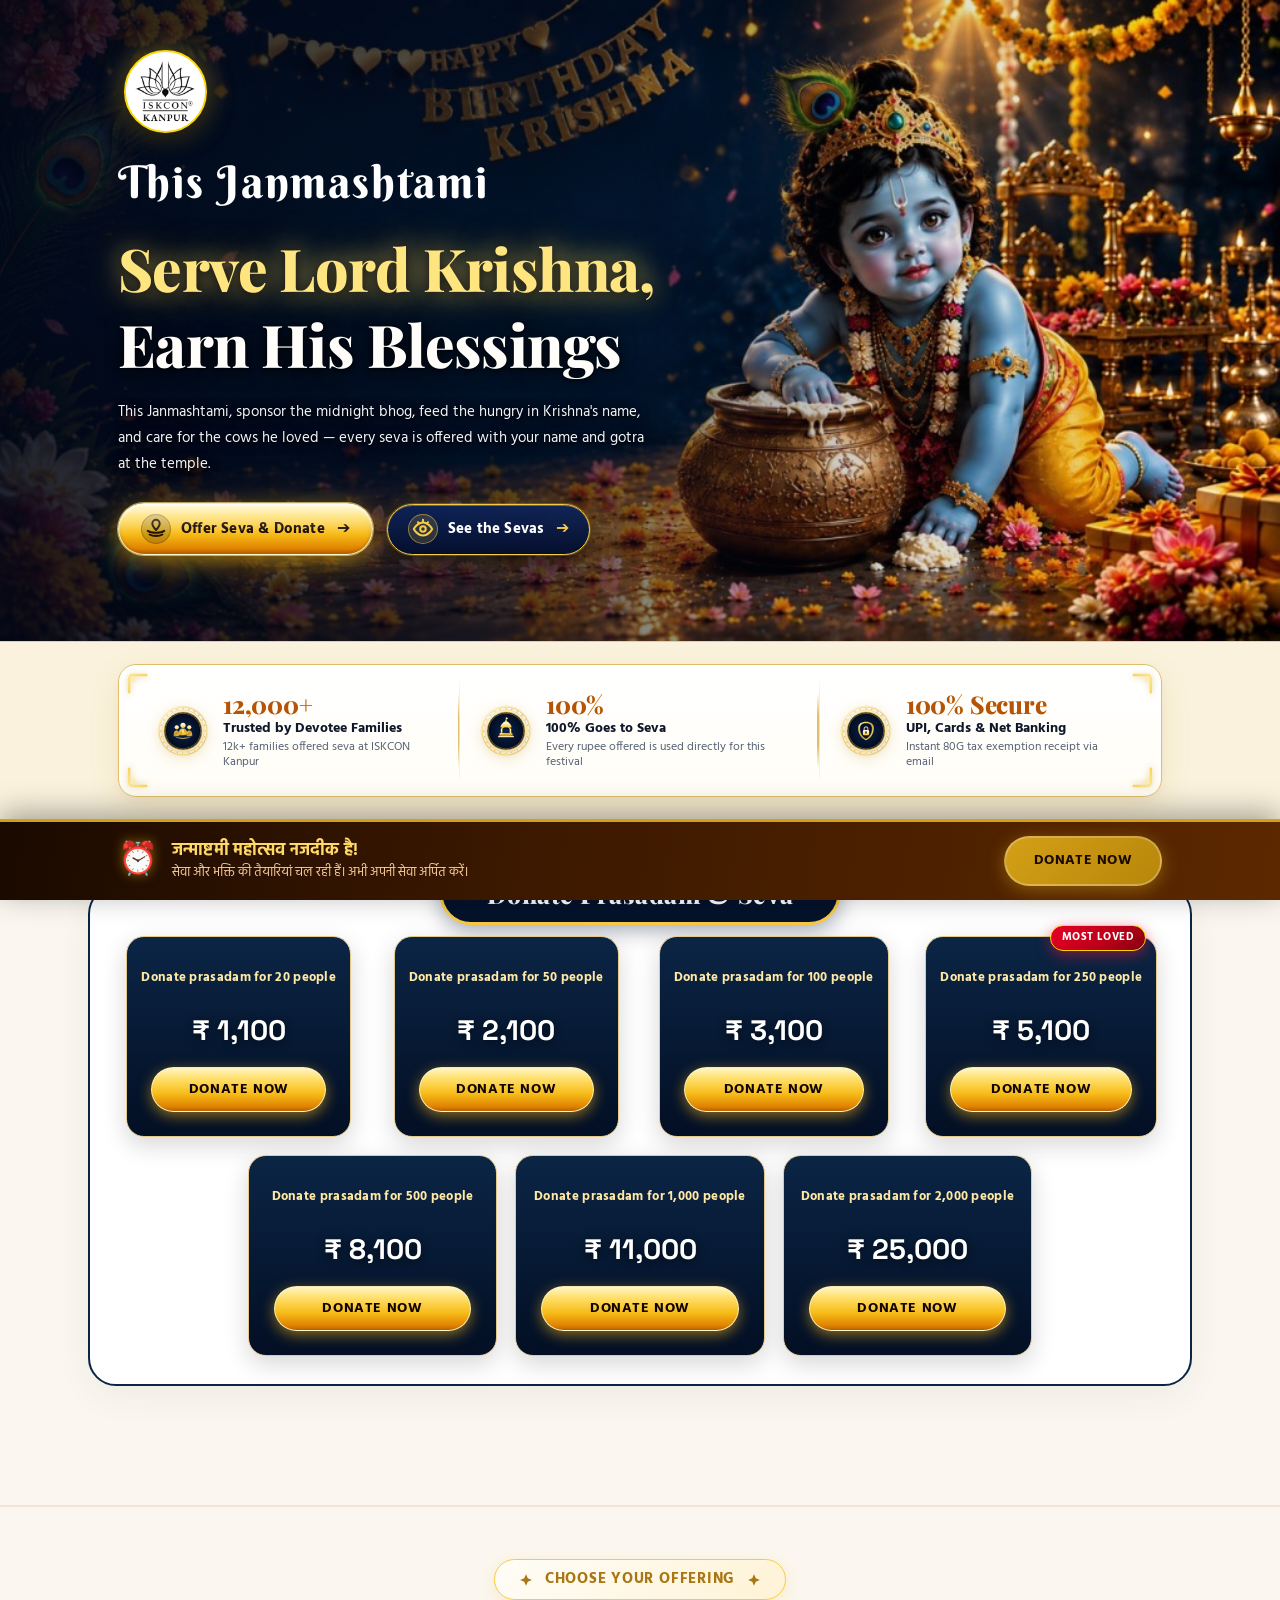
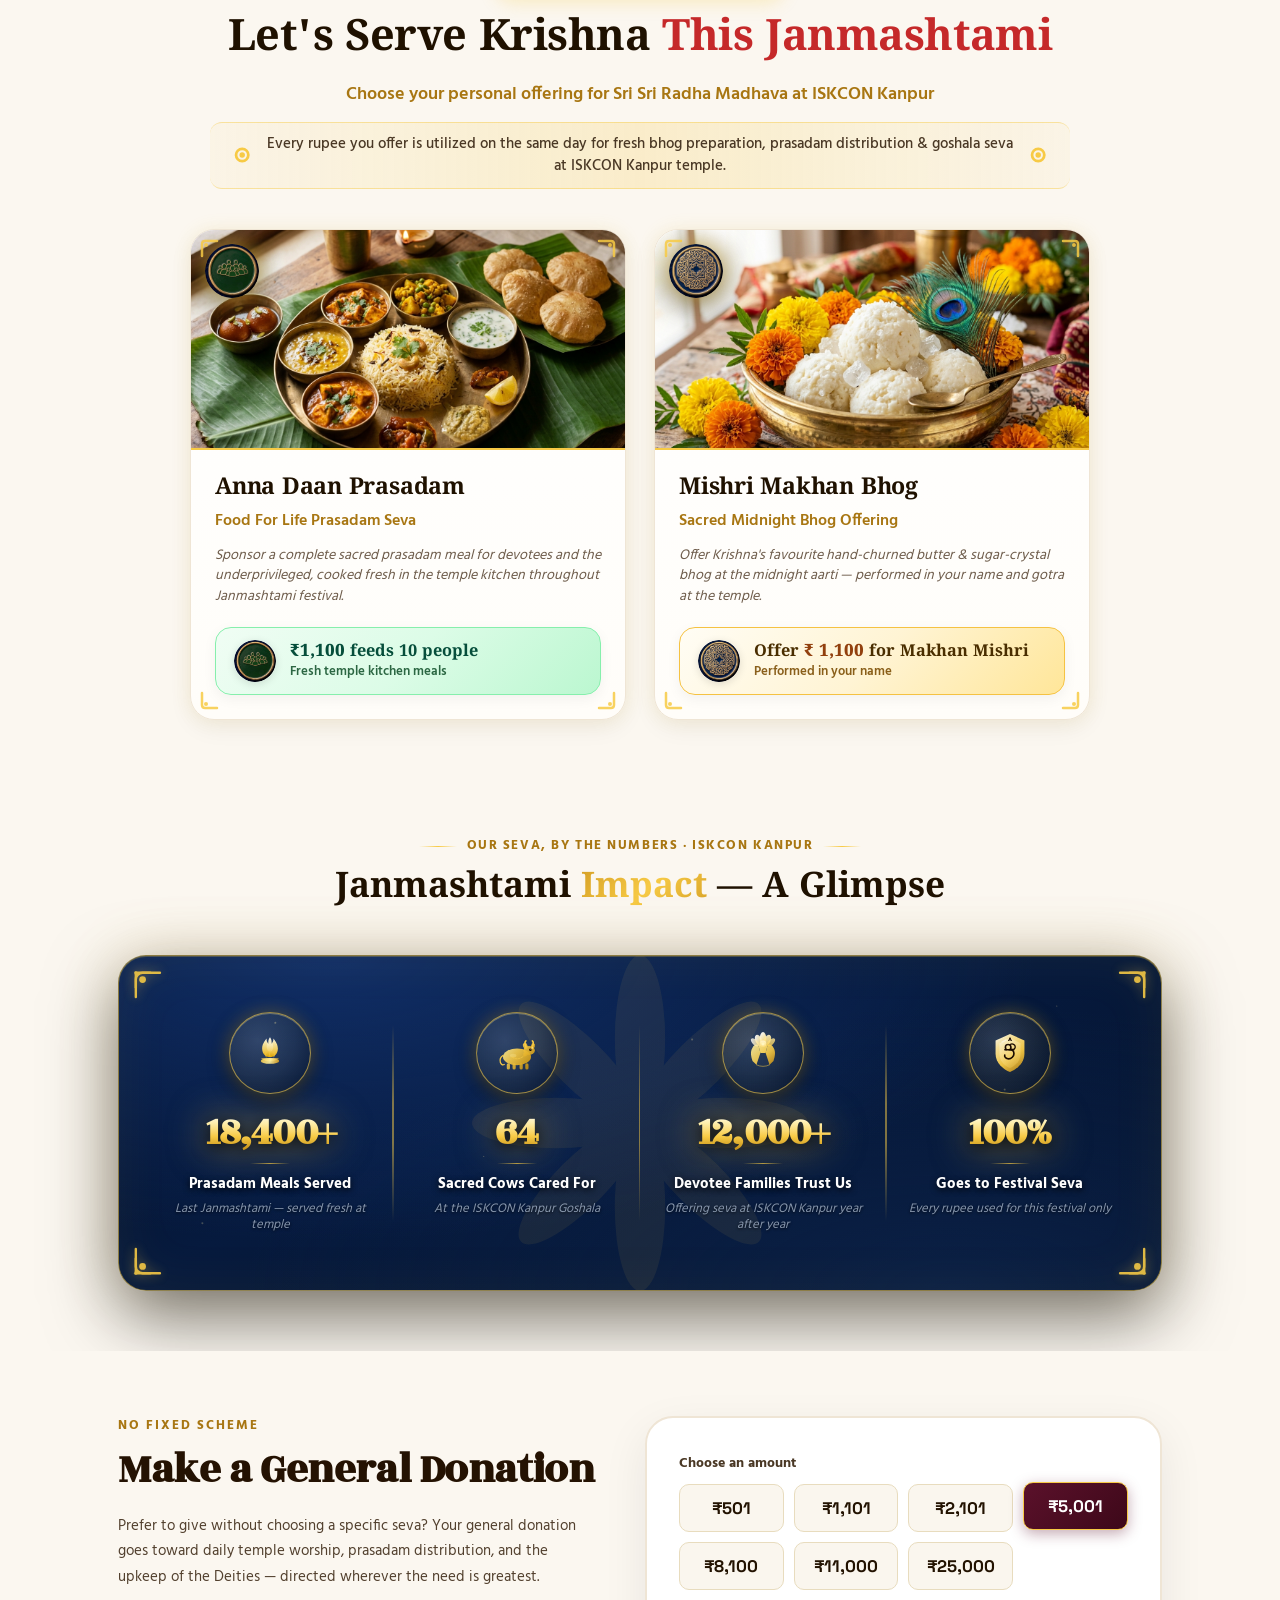
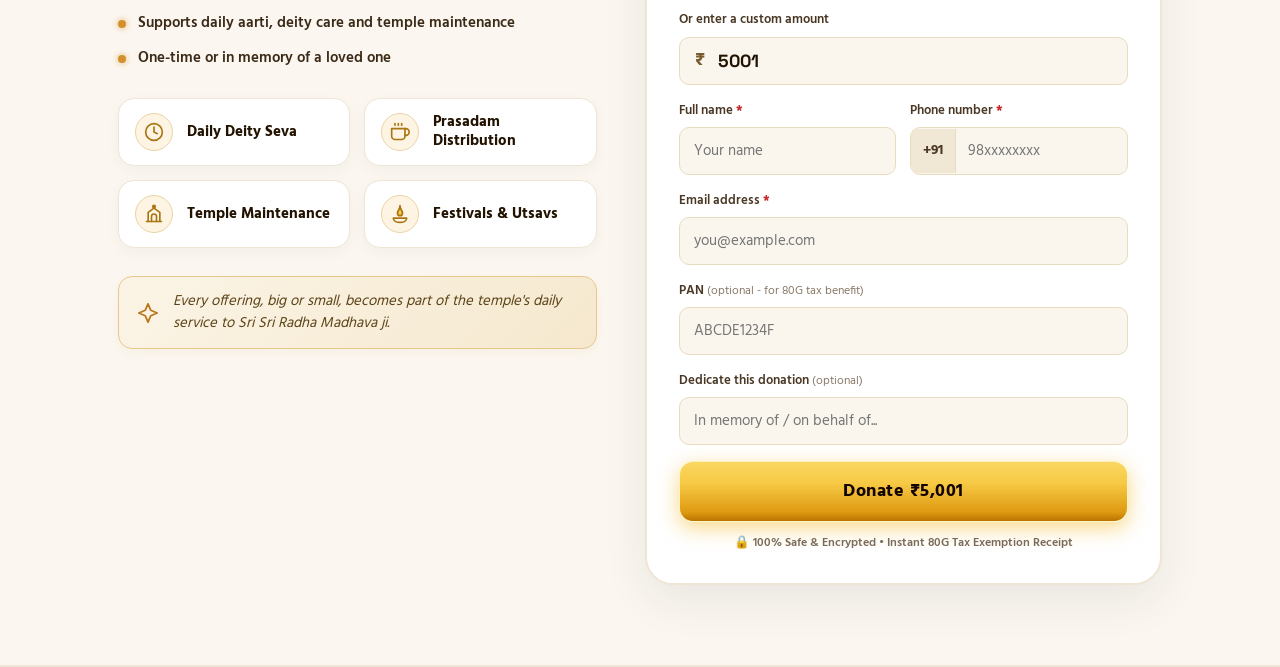
<file: index.html>
<!DOCTYPE html>
<html lang="en">
<head>
<meta charset="UTF-8">
<meta name="viewport" content="width=device-width, initial-scale=1.0">
<meta name="iskcon-api-base" content="https://iskcon-k-tzoo.vercel.app/api">
<title>Sri Krishna Janmashtami Seva | ISKCON Kanpur</title>
<meta name="description" content="Offer Midnight Bhog, Anna Daan Prasadam, and Gau Seva this Janmashtami at ISKCON Kanpur. Every seva performed with your name & gotra.">
<meta name="theme-color" content="#04122B">
<link rel="icon" href="assets/image-01a94a.png?v=20260818" type="image/png">
<link rel="preconnect" href="https://fonts.googleapis.com/">
<link rel="preconnect" href="https://fonts.gstatic.com/" crossorigin>
<link href="https://fonts.googleapis.com/css2?family=Berkshire+Swash&family=Merienda:wght@600;700;800;900&family=Rozha+One&family=Hind:wght@400;500;600;700;800&family=Karla:wght@400;500;600;700&family=Noto+Serif+Devanagari:wght@400;500;600;700;800;900&family=Space+Grotesk:wght@500;600;700&family=Playfair+Display:ital,wght@0,700;0,900;1,700&family=Yatra+One&display=swap" rel="stylesheet">
<link rel="stylesheet" href="css/stylea94a.css?v=20260819_04">

<style>
/* ============================================================
   EXACT REPLICA MATCHING USER SCREENSHOT HERO SECTION
   ============================================================ */
:root {
  --jm-bg-main: #FBF7F0;
  --jm-navy-deep: #04122B;
  --jm-gold-primary: #F7CA45;
  --jm-gold-dark: #A87612;
  --jm-gold-border: #E5C88A;
  --jm-red-primary: #C5292A;
  --jm-text-dark: #221200;
}

* { box-sizing: border-box; margin: 0; padding: 0; }

body {
  background-color: var(--jm-bg-main);
  font-family: 'Hind', sans-serif;
  color: var(--jm-text-dark);
  line-height: 1.5;
  -webkit-font-smoothing: antialiased;
}

.heading-serif {
  font-family: 'Rozha One', 'Noto Serif Devanagari', serif;
}

/* ---------------- HERO SECTION WITH FULL BG IMAGE (EXACT REPLICA) ---------------- */
.hero-full-bg-section {
  background:
    linear-gradient(90deg, rgba(2, 8, 24, 0.88) 0%, rgba(2, 8, 24, 0.65) 42%, rgba(2, 8, 24, 0.15) 68%, transparent 100%),
    url('assets/janmashtami_hero_krishna.jpg?v=20260820_09') right center / cover no-repeat;
  color: #FFFFFF;
  position: relative;
  overflow: hidden;
  padding: 50px 0 78px 0;
  min-height: auto;
  display: flex;
  flex-direction: column;
}

/* Hero Content Area */
.hero-content-left {
  max-width: 580px;
  position: relative;
  z-index: 5;
  padding-top: 0px;
  padding-bottom: 8px;
  display: flex;
  flex-direction: column;
  align-items: flex-start;
  width: 100%;
}

.hero-brand-top-logo {
  display: inline-flex;
  align-items: center;
  margin-bottom: 16px;
  margin-left: 6px;
  transition: transform 0.35s cubic-bezier(0.34, 1.56, 0.64, 1);
}

.hero-brand-top-logo:hover {
  transform: translateY(-2px) scale(1.05);
}

.hero-iskcon-logo-img {
  height: clamp(68px, 6.5vw, 86px);
  width: auto;
  border-radius: 50%;
  object-fit: contain;
  display: block;
  box-shadow: 0 6px 24px rgba(0, 0, 0, 0.75), 0 0 26px rgba(247, 202, 69, 0.55);
  border: 2.5px solid #FFD700;
  background: #FFFFFF;
}

/* Hero Krishna Image — visible on mobile, hidden on desktop */
.hero-krishna-mobile-img {
  display: none;
}

@keyframes janmashtamiShimmerGlow {
  0%, 100% {
    color: #FFE680;
    text-shadow: 
      0 0 16px rgba(255, 215, 0, 0.9),
      0 0 35px rgba(247, 188, 24, 0.6),
      0 2px 8px rgba(0, 0, 0, 0.95);
    transform: translateY(0);
  }
  50% {
    color: #FFFDF0;
    text-shadow: 
      0 0 25px rgba(255, 240, 160, 1),
      0 0 50px rgba(255, 215, 0, 0.95),
      0 0 75px rgba(247, 188, 24, 0.6),
      0 2px 10px rgba(0, 0, 0, 0.95);
    transform: translateY(-1px);
  }
}

.hero-eyebrow-text {
  font-size: 45px;
  font-weight: 400;
  margin-bottom: 16px;
  letter-spacing: 0.04em;
  text-transform: none;
  display: inline-block;
  background: transparent !important;
  border: none !important;
  box-shadow: none !important;
  padding: 0 !important;
  backdrop-filter: none !important;
  -webkit-backdrop-filter: none !important;
  animation: janmashtamiShimmerGlow 2.5s ease-in-out infinite;
  font-family: 'Berkshire Swash', 'Rozha One', 'Merienda', cursive, serif;
  transition: all 0.3s ease;
}

.hero-eyebrow-text:hover {
  transform: scale(1.05);
  color: #FFFFFF;
  text-shadow: 
    0 0 25px rgba(255, 255, 255, 1),
    0 0 55px rgba(255, 215, 0, 1);
}

.hero-main-title {
  font-size: clamp(2.6rem, 4.6vw, 3.8rem);
  font-weight: 800;
  line-height: 1.2;
  margin-bottom: 20px;
  letter-spacing: -0.01em;
  font-family: 'Playfair Display', 'Rozha One', serif;
  display: flex;
  flex-direction: column;
}

/* Line 1: Serve Lord Krishna, (Light Yellow Glow with spacing below) */
.hero-main-title .hero-title-line1 {
  display: block;
  font-family: 'Playfair Display', serif;
  font-weight: 800;
  color: #FFE57F;
  margin-bottom: 6px;
  text-shadow: 
    0 2px 14px rgba(0, 0, 0, 0.95),
    0 0 22px rgba(255, 229, 127, 0.65),
    0 0 45px rgba(247, 188, 24, 0.4);
}

.hero-main-title .hero-text-gold {
  font-family: 'Playfair Display', serif;
  font-weight: 800;
  color: #FFE57F;
  display: inline-block;
  text-shadow: 
    0 2px 14px rgba(0, 0, 0, 0.95),
    0 0 24px rgba(255, 229, 127, 0.7),
    0 0 45px rgba(247, 188, 24, 0.4);
}

/* Line 2: Earn His Blessings (White) */
.hero-main-title .hero-title-line2 {
  display: block;
  font-family: 'Playfair Display', serif;
  font-weight: 800;
  color: #FFFDF9;
  text-shadow: 0 3px 18px rgba(0, 0, 0, 0.95), 0 1px 3px rgba(0, 0, 0, 0.85);
}

.hero-main-desc {
  font-size: clamp(0.96rem, 1.1vw, 1.1rem);
  line-height: 1.68;
  color: #F1F5F9;
  margin-bottom: 26px;
  font-weight: 400;
  font-family: 'Hind', sans-serif;
  text-shadow: 0 2px 12px rgba(0,0,0,0.95), 0 1px 3px rgba(0,0,0,0.9);
  max-width: 530px;
}

/* Hero Buttons */
.hero-buttons-row {
  display: flex;
  flex-wrap: wrap;
  align-items: center;
  gap: 14px;
  margin-bottom: 0;
}

.btn-pill-gold {
  background: linear-gradient(180deg, #FFF6C4 0%, #FFDF6B 25%, #F7BC18 60%, #DF8200 90%, #B86000 100%);
  color: #120500;
  border-radius: 50px;
  padding: 10px 22px;
  display: inline-flex;
  align-items: center;
  gap: 10px;
  text-decoration: none;
  border: 1px solid rgba(255, 248, 200, 0.9);
  box-shadow:
    0 0 0 1px rgba(255,240,150,0.6),
    0 6px 24px rgba(247, 180, 20, 0.65),
    0 2px 6px rgba(0,0,0,0.5),
    inset 0 1.5px 2px rgba(255,255,255,0.9),
    inset 0 -2px 3px rgba(160, 85, 0, 0.4);
  cursor: pointer;
  transition: all 0.35s cubic-bezier(0.34, 1.56, 0.64, 1);
  position: relative;
  overflow: hidden;
  font-family: 'Hind', sans-serif;
}

.btn-pill-gold::before {
  content: '';
  position: absolute;
  inset: 0;
  background: linear-gradient(180deg, rgba(255,255,255,0.4) 0%, transparent 60%);
  border-radius: 50px;
  pointer-events: none;
}

.btn-pill-gold::after {
  content: '';
  position: absolute;
  top: -50%; left: -70%;
  width: 35%; height: 200%;
  background: linear-gradient(90deg, transparent, rgba(255,255,255,0.7), transparent);
  transform: skewX(-20deg);
  transition: left 0.6s ease;
  animation: shineGleam 4.5s ease-in-out infinite;
}

@keyframes shineGleam {
  0%, 80% { left: -70%; }
  100%    { left: 150%; }
}

.btn-pill-gold:hover {
  transform: translateY(-2px) scale(1.02);
  box-shadow:
    0 0 0 2px rgba(255,240,150,0.9),
    0 10px 35px rgba(247, 190, 30, 0.85),
    0 4px 12px rgba(0,0,0,0.7),
    inset 0 2px 2px rgba(255,255,255,0.95);
  color: #0B0300;
}

.btn-circle-icon {
  width: 30px;
  height: 30px;
  border-radius: 50%;
  background: rgba(20, 8, 0, 0.18);
  border: 1.2px solid rgba(20, 8, 0, 0.25);
  display: flex;
  align-items: center;
  justify-content: center;
  flex-shrink: 0;
}

.btn-circle-icon.dark-icon-bg {
  background: rgba(247, 202, 69, 0.16);
  border: 1.2px solid rgba(247, 202, 69, 0.5);
}

.btn-text-col {
  display: flex;
  flex-direction: column;
  text-align: left;
}

.btn-label-text {
  font-size: 0.95rem;
  font-weight: 700;
  letter-spacing: 0.2px;
  line-height: 1.2;
  white-space: nowrap;
}

.btn-main-hi {
  font-size: 0.95rem;
  font-weight: 700;
  line-height: 1.2;
}

.btn-sub-en {
  font-size: 0.74rem;
  font-weight: 600;
  opacity: 0.88;
}

.btn-arrow-icon {
  font-size: 1.02rem;
  margin-left: 2px;
  transition: transform 0.3s ease;
}

.btn-pill-gold:hover .btn-arrow-icon,
.btn-pill-dark:hover .btn-arrow-icon {
  transform: translateX(4px);
}

.btn-pill-dark {
  background: linear-gradient(180deg, rgba(12, 36, 92, 0.92) 0%, rgba(4, 15, 45, 0.98) 100%);
  color: #FFFFFF;
  border-radius: 50px;
  padding: 9.5px 20px;
  display: inline-flex;
  align-items: center;
  gap: 10px;
  text-decoration: none;
  border: 1.6px solid #F7CA45;
  backdrop-filter: blur(16px);
  -webkit-backdrop-filter: blur(16px);
  cursor: pointer;
  transition: all 0.35s cubic-bezier(0.34, 1.56, 0.64, 1);
  box-shadow:
    0 0 0 1px rgba(247,202,69,0.25),
    0 6px 20px rgba(0,0,0,0.65),
    0 0 18px rgba(247,202,69,0.25),
    inset 0 1px 0 rgba(247,202,69,0.4);
  font-family: 'Hind', sans-serif;
}

.btn-pill-dark:hover {
  background: rgba(247, 202, 69, 0.2);
  border-color: #FFE375;
  transform: translateY(-3px) scale(1.02);
  box-shadow:
    0 14px 40px rgba(0,0,0,0.75),
    0 0 35px rgba(247,202,69,0.5),
    inset 0 1px 0 rgba(247,202,69,0.5);
  color: #FFE375;
}

/* ============================================================
   ULTRA-ROYAL TRUST BANNER SECTION (DIRECTLY BELOW HERO)
   ============================================================ */
.hero-trust-bar-section {
  background: #FAF2DC;
  padding: 22px 0;
  position: relative;
  z-index: 10;
  border-top: 1.5px solid #E5CE98;
  border-bottom: 2px solid #DEC384;
  box-shadow: 0 4px 16px rgba(0, 0, 0, 0.04);
}

.hero-floating-trust-card {
  background: linear-gradient(180deg, #FFFFFF 0%, #FFFEFA 60%, #FFFDF5 100%);
  border: 1.8px solid #E0BF6A;
  border-radius: 18px;
  padding: 16px 28px;
  box-shadow:
    0 10px 30px rgba(184, 134, 11, 0.12),
    0 3px 10px rgba(0, 0, 0, 0.04),
    inset 0 1px 0 #FFFFFF;
  position: relative;
  z-index: 5;
  overflow: hidden;
  transition: all 0.35s ease;
  margin: 0;
}

.hero-floating-trust-card:hover {
  box-shadow:
    0 14px 40px rgba(184, 134, 11, 0.18),
    0 4px 14px rgba(0, 0, 0, 0.06),
    inset 0 1px 0 #FFFFFF;
  border-color: #D4A836;
}

.hero-floating-trust-card::before {
  content: '';
  position: absolute;
  top: 0; left: -80%;
  width: 50%; height: 100%;
  background: linear-gradient(
    90deg,
    transparent 0%,
    rgba(255, 255, 255, 0.5) 40%,
    rgba(247, 202, 69, 0.18) 50%,
    rgba(255, 255, 255, 0.5) 60%,
    transparent 100%
  );
  transform: skewX(-18deg);
  animation: trustLightSweep 9s ease-in-out infinite;
  pointer-events: none;
}

@keyframes trustLightSweep {
  0%   { left: -80%; }
  45%  { left: 160%; }
  100% { left: 160%; }
}

/* L-Shaped Gold Corner Brackets */
.gold-l-corner {
  position: absolute;
  width: 36px;
  height: 36px;
  pointer-events: none;
  z-index: 6;
  filter: drop-shadow(0 1px 3px rgba(184,134,11,0.4));
}

.corner-tl-bracket { top: 6px; left: 6px; }
.corner-tr-bracket { top: 6px; right: 6px; transform: scaleX(-1); }
.corner-bl-bracket { bottom: 6px; left: 6px; transform: scaleY(-1); }
.corner-br-bracket { bottom: 6px; right: 6px; transform: scale(-1); }

.trust-three-cols-grid {
  display: grid;
  grid-template-columns: 1fr 1.15fr 1fr;
  align-items: center;
  gap: 0;
}

.trust-col-item {
  display: flex;
  align-items: center;
  gap: 14px;
  padding: 10px 20px;
  position: relative;
  transition: all 0.35s cubic-bezier(0.4, 0, 0.2, 1);
  min-width: 0;
}

.trust-col-item::after {
  content: '';
  position: absolute;
  right: 0;
  top: 12%;
  height: 76%;
  width: 1.5px;
  background: linear-gradient(to bottom,
    transparent 0%,
    #E0BF6A 30%,
    #E0BF6A 70%,
    transparent 100%);
}

.trust-col-item:last-child::after { display: none; }

.trust-col-item:hover {
  background: rgba(247, 202, 69, 0.08);
  border-radius: 12px;
}

.trust-col-item:first-child { padding-left: 10px; }
.trust-col-item:last-child  { padding-right: 10px; }

.trust-badge-wrap {
  position: relative;
  width: 52px;
  height: 52px;
  display: flex;
  align-items: center;
  justify-content: center;
  flex-shrink: 0;
}

.trust-ornate-badge-img {
  width: 52px;
  height: 52px;
  border-radius: 50%;
  object-fit: contain;
  position: relative;
  z-index: 1;
  filter: drop-shadow(0 3px 8px rgba(184, 134, 11, 0.35));
  flex-shrink: 0;
  transition: transform 0.4s cubic-bezier(0.34, 1.56, 0.64, 1);
}

.trust-col-item:hover .trust-ornate-badge-img {
  transform: scale(1.08);
  filter: drop-shadow(0 4px 12px rgba(184, 134, 11, 0.5));
}

.trust-text-block {
  min-width: 0;
  flex: 1;
}

.trust-col-num {
  font-size: clamp(1.45rem, 1.9vw, 2rem);
  font-weight: 800;
  line-height: 1.1;
  font-family: 'Playfair Display', serif;
  margin-bottom: 2px;
  color: #B45309;
  letter-spacing: -0.01em;
  white-space: nowrap;
  text-shadow: none !important;
  filter: none !important;
  -webkit-text-fill-color: initial !important;
}

.trust-col-title-bold {
  font-size: clamp(0.85rem, 1vw, 0.96rem);
  font-weight: 700;
  color: #0F172A;
  line-height: 1.3;
  margin-bottom: 2px;
  font-family: 'Hind', sans-serif;
  text-shadow: none !important;
  filter: none !important;
}

.trust-col-subtext {
  font-size: clamp(0.72rem, 0.82vw, 0.80rem);
  color: #475569;
  line-height: 1.3;
  font-family: 'Hind', sans-serif;
  text-shadow: none !important;
  filter: none !important;
}

/* ---------------- SECTION ORNAMENT HEADER ---------------- */
.ornament-header-wrap {
  text-align: center;
  padding: 42px 0 12px 0;
}

.ornament-pill-badge {
  display: inline-flex;
  align-items: center;
  gap: 12px;
  font-size: 0.95rem;
  color: #A87612;
  font-weight: 700;
  background: linear-gradient(135deg, #FFFDF8 0%, #FFF3D6 100%);
  border: 1.5px solid #F7CA45;
  padding: 8px 24px;
  border-radius: 30px;
  box-shadow: 0 4px 16px rgba(247, 202, 69, 0.25);
  letter-spacing: 0.05em;
  text-transform: uppercase;
}

/* ---------------- OFFERING CARDS SECTION ---------------- */
.offerings-section-wrap {
  padding: 10px 0 60px 0;
}

.section-head-title-block {
  text-align: center;
  max-width: 860px;
  margin: 0 auto 40px auto;
}

.section-main-h2 {
  font-size: clamp(2rem, 3.4vw, 2.7rem);
  color: #1F1100;
  font-weight: 700;
  margin-bottom: 4px;
  font-family: 'Noto Serif Devanagari', serif;
}

.section-main-h2 .highlight-red {
  color: #C5292A;
}

.section-sub-h2 {
  font-size: 1.15rem;
  color: #A87612;
  font-weight: 600;
  margin-bottom: 14px;
}

.section-desc-ribbon {
  display: inline-flex;
  align-items: center;
  justify-content: center;
  gap: 12px;
  font-size: clamp(0.92rem, 1.1vw, 1.05rem);
  color: #4A3825;
  background: linear-gradient(90deg, rgba(247, 202, 69, 0.06) 0%, rgba(247, 202, 69, 0.22) 50%, rgba(247, 202, 69, 0.06) 100%);
  border-top: 1px solid rgba(247, 202, 69, 0.45);
  border-bottom: 1px solid rgba(247, 202, 69, 0.45);
  padding: 10px 24px;
  border-radius: 12px;
  font-weight: 500;
}

.cards-three-column-grid {
  display: grid;
  grid-template-columns: repeat(2, 1fr);
  gap: 28px;
  max-width: 900px;
  margin: 0 auto;
}

.offering-card-item {
  background: linear-gradient(180deg, #FFFFFF 0%, #FFFDF9 100%);
  border-radius: 24px;
  overflow: hidden;
  border: 1.5px solid #EFE5D5;
  box-shadow: 0 8px 24px rgba(0, 0, 0, 0.06), 0 0 18px rgba(247, 202, 69, 0.12);
  display: flex;
  flex-direction: column;
  position: relative;
  transition: all 0.38s cubic-bezier(0.34, 1.56, 0.64, 1);
}

.offering-card-item:hover {
  transform: translateY(-8px);
  box-shadow: 0 20px 45px rgba(0, 0, 0, 0.12), 0 0 30px rgba(247, 202, 69, 0.4);
  border-color: #F7CA45;
}

/* Filigree Gold Corners on Each Card */
.filigree-card-corner {
  position: absolute;
  width: 32px;
  height: 32px;
  pointer-events: none;
  z-index: 6;
  opacity: 0.85;
  transition: opacity 0.3s ease;
}

.offering-card-item:hover .filigree-card-corner {
  opacity: 1;
}

.card-corner-tl { top: 8px; left: 8px; }
.card-corner-tr { top: 8px; right: 8px; transform: scaleX(-1); }
.card-corner-bl { bottom: 8px; left: 8px; transform: scaleY(-1); }
.card-corner-br { bottom: 8px; right: 8px; transform: scale(-1); }

.card-img-header-box {
  position: relative;
  height: 220px;
  overflow: hidden;
  border-bottom: 2px solid #F7CA45;
}

.card-img-header-box img {
  width: 100%;
  height: 100%;
  object-fit: cover;
  transition: transform 0.5s ease;
}

.offering-card-item:hover .card-img-header-box img {
  transform: scale(1.08);
}

.card-top-icon-circle {
  position: absolute;
  top: 14px;
  left: 14px;
  width: 54px;
  height: 54px;
  border-radius: 50%;
  display: flex;
  align-items: center;
  justify-content: center;
  z-index: 4;
  transition: transform 0.35s cubic-bezier(0.34, 1.56, 0.64, 1);
  filter: drop-shadow(0 0 12px rgba(247, 202, 69, 0.7)) drop-shadow(0 6px 14px rgba(0,0,0,0.6));
}

.card-coin-badge-img {
  width: 54px;
  height: 54px;
  border-radius: 50%;
  object-fit: contain;
}

.offering-card-item:hover .card-top-icon-circle {
  transform: scale(1.18) rotate(4deg);
  filter: drop-shadow(0 0 22px rgba(247, 202, 69, 0.95)) drop-shadow(0 8px 18px rgba(0,0,0,0.8));
}

.card-body-text-box {
  padding: 24px;
  flex: 1;
  display: flex;
  flex-direction: column;
}

.card-title-hi {
  font-size: 1.45rem;
  font-weight: 700;
  color: #1F1100;
  margin-bottom: 2px;
  font-family: 'Noto Serif Devanagari', serif;
}

.card-title-en {
  font-size: 0.98rem;
  font-weight: 600;
  color: #A87612;
  margin-bottom: 12px;
}

.card-p-hi {
  font-size: 0.98rem;
  color: #3D2D1E;
  line-height: 1.55;
  margin-bottom: 8px;
}

.card-p-en {
  font-size: 0.88rem;
  color: #6E5C4B;
  line-height: 1.45;
  margin-bottom: 20px;
  font-style: italic;
}

.card-bottom-pill-box {
  margin-top: auto;
  padding: 12px 18px;
  border-radius: 16px;
  display: flex;
  align-items: center;
  gap: 14px;
  transition: all 0.3s cubic-bezier(0.34, 1.56, 0.64, 1);
  box-shadow: 0 4px 14px rgba(0, 0, 0, 0.05);
  overflow: hidden;
  text-decoration: none;
  cursor: pointer;
}

.offering-card-item:hover .card-bottom-pill-box,
.card-bottom-pill-box:hover {
  transform: translateY(-4px) scale(1.02);
  box-shadow: 0 10px 25px rgba(0, 0, 0, 0.14);
}

.pill-icon-circle {
  width: 42px;
  height: 42px;
  border-radius: 50%;
  display: flex;
  align-items: center;
  justify-content: center;
  flex-shrink: 0;
  box-shadow: 0 2px 8px rgba(0, 0, 0, 0.12);
  transition: transform 0.3s cubic-bezier(0.34, 1.56, 0.64, 1);
}

.pill-coin-img {
  width: 42px;
  height: 42px;
  border-radius: 50%;
  object-fit: contain;
}

.offering-card-item:hover .pill-icon-circle {
  transform: scale(1.12) rotate(4deg);
}

.pill-text-block {
  display: flex;
  flex-direction: column;
}

.pill-main-hi {
  font-size: 1.02rem;
  font-weight: 700;
  line-height: 1.25;
  font-family: 'Noto Serif Devanagari', 'Hind', sans-serif;
}

.pill-sub-en {
  font-size: 0.8rem;
  font-weight: 600;
  line-height: 1.2;
  opacity: 0.88;
}

.price-highlight-text {
  font-weight: 800;
  color: #064E3B;
  font-size: 1.06rem;
}

.pill-gold-theme {
  background: linear-gradient(135deg, #FFFDF5 0%, #FFF4D4 50%, #FFE699 100%);
  border: 1.5px solid #F5C242;
}

.pill-gold-theme .pill-main-hi { color: #4A2E00; }
.pill-gold-theme .pill-sub-en { color: #7A4B00; }

.pill-green-theme {
  background: linear-gradient(135deg, #F0FDF4 0%, #DCFCE7 50%, #BBF7D0 100%);
  border: 1.5px solid #86EFAC;
}

.pill-green-theme .pill-main-hi { color: #064E3B; }
.pill-green-theme .pill-sub-en { color: #14532D; }

.pill-brown-theme {
  background: linear-gradient(135deg, #FFF7ED 0%, #FFEDD5 50%, #FED7AA 100%);
  border: 1.5px solid #FDBA74;
}

.pill-brown-theme .pill-main-hi { color: #7C2D12; }
.pill-brown-theme .pill-sub-en { color: #9A3412; }

/* ============================================================
   PREMIUM IMPACT STATS SECTION — DIVINE TEMPLE AESTHETIC
   ============================================================ */
.impact-section-wrapper {
  padding: 50px 0 60px 0;
  position: relative;
}

.impact-section-header {
  text-align: center;
  margin-bottom: 36px;
}

.impact-section-eyebrow {
  display: inline-flex;
  align-items: center;
  gap: 10px;
  font-size: 0.82rem;
  font-weight: 700;
  letter-spacing: 0.12em;
  text-transform: uppercase;
  color: #A87612;
  margin-bottom: 10px;
}

.impact-section-eyebrow::before,
.impact-section-eyebrow::after {
  content: '';
  display: block;
  width: 38px;
  height: 1.5px;
  background: linear-gradient(90deg, transparent, #F7CA45, transparent);
}

.impact-section-title {
  font-size: clamp(1.7rem, 2.8vw, 2.2rem);
  font-family: 'Noto Serif Devanagari', 'Rozha One', serif;
  color: #1F1100;
  font-weight: 700;
  margin-bottom: 6px;
}

.impact-section-title .gold-word {
  background: linear-gradient(135deg, #D49E24 0%, #F7CA45 50%, #D49E24 100%);
  -webkit-background-clip: text;
  -webkit-text-fill-color: transparent;
}

/* ---- Main Banner Card ---- */
.exact-impact-card-box {
  position: relative;
  background:
    radial-gradient(ellipse at 20% 0%, rgba(18, 50, 110, 0.9) 0%, transparent 60%),
    radial-gradient(ellipse at 80% 100%, rgba(12, 35, 75, 0.8) 0%, transparent 60%),
    linear-gradient(160deg, #03102A 0%, #061A3E 45%, #04122B 100%);
  border: 1.5px solid rgba(247, 202, 69, 0.55);
  border-radius: 28px;
  padding: 44px 28px;
  box-shadow:
    0 25px 70px rgba(0, 0, 0, 0.55),
    0 0 60px rgba(247, 202, 69, 0.18),
    inset 0 1px 0 rgba(247, 202, 69, 0.25),
    inset 0 0 60px rgba(247, 202, 69, 0.06);
  overflow: hidden;
}

/* Starfield top overlay */
.exact-impact-card-box::after {
  content: '';
  position: absolute;
  inset: 0;
  background-image:
    radial-gradient(1.5px 1.5px at 15% 20%, rgba(255,239,166,0.6) 0%, transparent 100%),
    radial-gradient(1px 1px at 35% 60%, rgba(255,239,166,0.4) 0%, transparent 100%),
    radial-gradient(1.5px 1.5px at 55% 25%, rgba(255,239,166,0.5) 0%, transparent 100%),
    radial-gradient(1px 1px at 70% 75%, rgba(255,239,166,0.35) 0%, transparent 100%),
    radial-gradient(1.5px 1.5px at 85% 40%, rgba(255,239,166,0.55) 0%, transparent 100%),
    radial-gradient(1px 1px at 90% 15%, rgba(255,239,166,0.4) 0%, transparent 100%),
    radial-gradient(1.5px 1.5px at 8% 80%, rgba(255,239,166,0.45) 0%, transparent 100%);
  pointer-events: none;
  z-index: 0;
  opacity: 0.7;
}

/* Horizontal gold shimmer sweep */
.exact-impact-card-box::before {
  content: '';
  position: absolute;
  top: 0;
  left: -150%;
  width: 60%;
  height: 100%;
  background: linear-gradient(
    90deg,
    transparent 0%,
    rgba(247, 202, 69, 0.04) 25%,
    rgba(247, 202, 69, 0.14) 50%,
    rgba(247, 202, 69, 0.04) 75%,
    transparent 100%
  );
  transform: skewX(-20deg);
  animation: impactLightSweep 8s infinite ease-in-out;
  pointer-events: none;
  z-index: 1;
}

@keyframes impactLightSweep {
  0%   { left: -150%; }
  40%  { left: 180%; }
  100% { left: 180%; }
}

/* Ornate SVG corner brackets */
.filigree-corner {
  position: absolute;
  width: 54px;
  height: 54px;
  pointer-events: none;
  z-index: 3;
  opacity: 0.9;
  filter: drop-shadow(0 0 6px rgba(247,202,69,0.5));
}

.corner-tl { top: 12px; left: 12px; }
.corner-tr { top: 12px; right: 12px; transform: scaleX(-1); }
.corner-bl { bottom: 12px; left: 12px; transform: scaleY(-1); }
.corner-br { bottom: 12px; right: 12px; transform: scale(-1); }

/* Center divider lotus */
.impact-center-lotus {
  position: absolute;
  top: 50%;
  left: 50%;
  transform: translate(-50%, -50%);
  opacity: 0.07;
  pointer-events: none;
  z-index: 0;
  animation: slowSpin 60s linear infinite;
}

@keyframes slowSpin {
  from { transform: translate(-50%, -50%) rotate(0deg); }
  to   { transform: translate(-50%, -50%) rotate(360deg); }
}

/* Grid layout */
.exact-impact-four-grid {
  display: grid;
  grid-template-columns: repeat(4, 1fr);
  align-items: stretch;
  position: relative;
  z-index: 2;
  gap: 0;
}

/* Each stat column */
.exact-stat-col {
  padding: 12px 22px;
  text-align: center;
  position: relative;
  transition: transform 0.4s cubic-bezier(0.34, 1.56, 0.64, 1);
}

.exact-stat-col::after {
  content: '';
  position: absolute;
  right: 0;
  top: 10%;
  height: 80%;
  width: 1.5px;
  background: linear-gradient(
    to bottom,
    transparent 0%,
    rgba(247, 202, 69, 0.5) 40%,
    rgba(247, 202, 69, 0.5) 60%,
    transparent 100%
  );
}

.exact-stat-col:last-child::after { display: none; }

.exact-stat-col:hover { transform: translateY(-6px); }

/* Premium Icon Container */
.exact-stat-icon-wrap {
  width: 82px;
  height: 82px;
  margin: 0 auto 18px auto;
  position: relative;
  display: flex;
  align-items: center;
  justify-content: center;
}

/* Outer glow ring */
.exact-stat-icon-wrap::before {
  content: '';
  position: absolute;
  inset: -5px;
  border-radius: 50%;
  background: conic-gradient(
    from 0deg,
    rgba(247, 202, 69, 0.8),
    rgba(247, 202, 69, 0.2) 25%,
    rgba(247, 202, 69, 0.8) 50%,
    rgba(247, 202, 69, 0.2) 75%,
    rgba(247, 202, 69, 0.8) 100%
  );
  animation: iconRingRotate 6s linear infinite;
  opacity: 0;
  transition: opacity 0.4s ease;
  z-index: 0;
}

.exact-stat-col:hover .exact-stat-icon-wrap::before { opacity: 1; }

@keyframes iconRingRotate {
  from { transform: rotate(0deg); }
  to   { transform: rotate(360deg); }
}

/* Icon inner circle */
.stat-icon-inner-circle {
  width: 82px;
  height: 82px;
  border-radius: 50%;
  display: flex;
  align-items: center;
  justify-content: center;
  position: relative;
  z-index: 1;
  transition: transform 0.4s cubic-bezier(0.34, 1.56, 0.64, 1), box-shadow 0.4s ease;
  background: radial-gradient(circle at 35% 35%, rgba(255,250,220,0.15) 0%, rgba(247,202,69,0.08) 50%, rgba(0,10,30,0.6) 100%);
  border: 1.5px solid rgba(247, 202, 69, 0.6);
  box-shadow:
    0 0 18px rgba(247, 202, 69, 0.3),
    0 6px 20px rgba(0, 0, 0, 0.6),
    inset 0 1px 0 rgba(255, 239, 166, 0.3);
  animation: iconGlowPulse 3s ease-in-out infinite;
}

@keyframes iconGlowPulse {
  0%, 100% {
    box-shadow: 0 0 18px rgba(247, 202, 69, 0.3), 0 6px 20px rgba(0,0,0,0.6), inset 0 1px 0 rgba(255,239,166,0.3);
  }
  50% {
    box-shadow: 0 0 30px rgba(247, 202, 69, 0.65), 0 8px 25px rgba(0,0,0,0.7), inset 0 1px 0 rgba(255,239,166,0.5);
  }
}

.exact-stat-col:hover .stat-icon-inner-circle {
  transform: scale(1.1) rotate(6deg);
  box-shadow:
    0 0 40px rgba(247, 202, 69, 0.85),
    0 10px 30px rgba(0,0,0,0.7),
    inset 0 1px 0 rgba(255,239,166,0.6);
  border-color: #F7CA45;
}

/* Number style */
.exact-stat-big-num {
  font-size: clamp(2.4rem, 3.2vw, 3.2rem);
  font-weight: 800;
  line-height: 1.0;
  margin-bottom: 10px;
  font-family: 'Rozha One', 'Noto Serif Devanagari', serif;
  background: linear-gradient(180deg, #FFFFFF 0%, #FFF0B3 25%, #F7CA45 60%, #B8820E 100%);
  -webkit-background-clip: text;
  -webkit-text-fill-color: transparent;
  filter: drop-shadow(0 3px 8px rgba(0, 0, 0, 0.95)) drop-shadow(0 0 18px rgba(247, 202, 69, 0.5));
  transition: filter 0.4s ease;
  letter-spacing: -0.02em;
}

.exact-stat-col:hover .exact-stat-big-num {
  filter: drop-shadow(0 4px 10px rgba(0,0,0,1)) drop-shadow(0 0 28px rgba(247, 202, 69, 1));
}

/* Divider between number and labels */
.stat-divider-line {
  width: 40px;
  height: 1.5px;
  margin: 0 auto 10px auto;
  background: linear-gradient(90deg, transparent, rgba(247,202,69,0.7), transparent);
  border-radius: 2px;
}

.exact-stat-hi-lbl {
  font-size: 0.96rem;
  color: #FFFFFF;
  font-weight: 700;
  margin-bottom: 5px;
  line-height: 1.4;
  text-shadow: 0 2px 6px rgba(0, 0, 0, 0.9);
  font-family: 'Hind', 'Noto Serif Devanagari', sans-serif;
}

.exact-stat-en-lbl {
  font-size: 0.79rem;
  color: #94A3B8;
  line-height: 1.3;
  text-shadow: 0 1px 3px rgba(0, 0, 0, 0.8);
  opacity: 0.9;
  font-style: italic;
}

/* ---------------- INTERACTIVE DONATION FORM SECTION ---------------- */
.donation-form-section-wrap {
  padding: 45px 0 80px 0;
}

/* ============================================================
   TIERED DONATION & SEVA SECTION (MATCHING ISKCON KANPUR THEME)
   ============================================================ */
.seva-tier-section-wrap {
  background: #FBF7F0;
  padding: 65px 0 75px 0;
  position: relative;
  border-bottom: 2px solid #F1E5D5;
}

/* Top Enclosed Box */
.seva-top-enclosed-box {
  border: 2.5px solid #0B2545;
  border-radius: 28px;
  position: relative;
  padding: 48px 24px 28px 24px;
  margin-bottom: 44px;
  background: #FFFFFF;
  box-shadow: 0 10px 35px rgba(4, 18, 43, 0.06);
}

.seva-top-pill-badge {
  position: absolute;
  top: -26px;
  left: 50%;
  transform: translateX(-50%);
  background: #04122B;
  color: #FFFFFF;
  border: 3.5px solid #F7CA45;
  border-radius: 40px;
  padding: 10px 44px;
  font-weight: 800;
  font-size: clamp(1.2rem, 2.2vw, 1.55rem);
  font-family: 'Playfair Display', 'Rozha One', serif;
  box-shadow: 0 6px 20px rgba(4, 18, 43, 0.35);
  white-space: nowrap;
  letter-spacing: 0.5px;
}

.seva-top-cards-grid {
  display: grid;
  grid-template-columns: repeat(4, 1fr);
  gap: 18px;
  justify-items: center;
}

/* Last 3 cards center on second row */
.seva-top-cards-grid .seva-tier-card:nth-child(5),
.seva-top-cards-grid .seva-tier-card:nth-child(6),
.seva-top-cards-grid .seva-tier-card:nth-child(7) {
  width: 100%;
}

/* Center the last row of 3 */
@supports (grid-template-rows: auto) {
  .seva-top-cards-grid {
    grid-template-columns: repeat(8, 1fr);
  }
  .seva-top-cards-grid .seva-tier-card:nth-child(1) { grid-column: span 2; }
  .seva-top-cards-grid .seva-tier-card:nth-child(2) { grid-column: span 2; }
  .seva-top-cards-grid .seva-tier-card:nth-child(3) { grid-column: span 2; }
  .seva-top-cards-grid .seva-tier-card:nth-child(4) { grid-column: span 2; }
  .seva-top-cards-grid .seva-tier-card:nth-child(5) { grid-column: 2 / span 2; }
  .seva-top-cards-grid .seva-tier-card:nth-child(6) { grid-column: span 2; }
  .seva-top-cards-grid .seva-tier-card:nth-child(7) { grid-column: span 2; }
}

@keyframes mostLovedPulse {
  0%, 100% {
    transform: scale(1);
    box-shadow: 0 4px 14px rgba(220, 20, 60, 0.5), 0 0 12px rgba(255, 215, 0, 0.4);
  }
  50% {
    transform: scale(1.06);
    box-shadow: 0 6px 20px rgba(220, 20, 60, 0.75), 0 0 20px rgba(255, 215, 0, 0.7);
  }
}

.most-loved-badge {
  position: absolute;
  top: -12px;
  right: 10px;
  background: linear-gradient(135deg, #E60026 0%, #BA0018 60%, #850010 100%);
  color: #FFFFFF;
  font-size: 0.70rem;
  font-weight: 800;
  letter-spacing: 0.05em;
  text-transform: uppercase;
  padding: 3.5px 11px;
  border-radius: 20px;
  border: 1.6px solid #FFD700;
  box-shadow: 0 4px 14px rgba(220, 20, 60, 0.55);
  display: inline-flex;
  align-items: center;
  gap: 4px;
  z-index: 10;
  animation: mostLovedPulse 2s ease-in-out infinite;
  white-space: nowrap;
  font-family: 'Hind', sans-serif;
}

.seva-tier-card {
  background: linear-gradient(180deg, #0B2545 0%, #030F24 100%);
  border: 1.5px solid #E5C88A;
  border-radius: 18px;
  position: relative;
  padding: 22px 14px 24px 14px;
  text-align: center;
  box-shadow: 0 8px 25px rgba(0, 0, 0, 0.16);
  display: flex;
  flex-direction: column;
  align-items: center;
  justify-content: space-between;
  transition: transform 0.3s cubic-bezier(0.34, 1.56, 0.64, 1), box-shadow 0.3s ease;
}

.seva-tier-card:hover {
  transform: translateY(-5px);
  border-color: #F7CA45;
  box-shadow: 0 12px 30px rgba(247, 202, 69, 0.35), 0 10px 30px rgba(0,0,0,0.3);
}

.seva-card-sub-label {
  font-size: 0.8rem;
  font-weight: 700;
  color: #FFE8A3;
  text-transform: none;
  letter-spacing: 0.3px;
  line-height: 1.35;
  margin-bottom: 12px;
  min-height: 38px;
  display: flex;
  align-items: center;
  justify-content: center;
}

.seva-card-amount-val {
  font-size: clamp(1.55rem, 2.2vw, 1.95rem);
  font-weight: 800;
  color: #FFFFFF;
  font-family: 'Space Grotesk', sans-serif;
  margin-bottom: 16px;
  text-shadow: 0 2px 8px rgba(0,0,0,0.6);
}

.seva-card-donate-btn {
  background: linear-gradient(180deg, #FFF6C4 0%, #FFDF6B 25%, #F7BC18 60%, #DF8200 90%, #B86000 100%);
  color: #120500;
  font-weight: 800;
  font-size: 0.86rem;
  padding: 10px 24px;
  border-radius: 25px;
  border: 1px solid rgba(255, 248, 200, 0.9);
  cursor: pointer;
  text-transform: uppercase;
  letter-spacing: 0.6px;
  box-shadow: 0 4px 14px rgba(247, 180, 20, 0.55);
  transition: all 0.25s ease;
  width: 90%;
  font-family: inherit;
}

.seva-card-donate-btn:hover {
  transform: scale(1.05);
  box-shadow: 0 6px 20px rgba(247, 190, 30, 0.75);
}

/* Bottom Table Box */
.seva-bottom-table-box {
  border: 2.5px solid #0B2545;
  border-radius: 24px;
  padding: 36px 32px 28px 32px;
  background: #FFFFFF;
  box-shadow: 0 10px 35px rgba(4, 18, 43, 0.05);
  max-width: 860px;
  margin: 0 auto;
}

.seva-table-rows-list {
  display: flex;
  flex-direction: column;
  gap: 12px;
  margin-bottom: 28px;
}

.seva-table-row-item {
  display: grid;
  grid-template-columns: 1.4fr 0.8fr 0.65fr;
  gap: 12px;
  align-items: stretch;
}

.seva-row-col-label {
  background: #04122B;
  color: #FFE8A3;
  font-weight: 700;
  font-size: 0.84rem;
  border-radius: 8px;
  display: flex;
  align-items: center;
  justify-content: center;
  padding: 12px 14px;
  text-transform: none;
  letter-spacing: 0.2px;
  text-align: center;
  line-height: 1.3;
  border: 1px solid rgba(247, 202, 69, 0.3);
}

.seva-row-col-amount {
  background: linear-gradient(180deg, #D4902B 0%, #BA771E 100%);
  color: #FFFFFF;
  font-weight: 800;
  font-size: 1.05rem;
  border-radius: 8px;
  display: flex;
  align-items: center;
  justify-content: center;
  padding: 12px 14px;
  font-family: 'Space Grotesk', sans-serif;
  box-shadow: 0 2px 6px rgba(186, 119, 30, 0.25);
  letter-spacing: 0.5px;
}

.seva-row-col-btn {
  background: linear-gradient(180deg, #C5292A 0%, #8E1B1C 100%);
  color: #FFFFFF;
  font-weight: 700;
  font-size: 0.88rem;
  border-radius: 8px;
  display: flex;
  align-items: center;
  justify-content: center;
  padding: 12px 14px;
  border: none;
  cursor: pointer;
  transition: all 0.2s ease;
  box-shadow: 0 3px 10px rgba(197, 41, 42, 0.3);
  font-family: inherit;
}

.seva-row-col-btn:hover {
  background: linear-gradient(180deg, #DE3133 0%, #6E1213 100%);
  transform: translateY(-2px);
  box-shadow: 0 5px 14px rgba(197, 41, 42, 0.45);
}

/* Bottom Action Area */
.seva-table-bottom-actions {
  text-align: center;
}

.seva-actions-sub-text {
  font-size: 0.9rem;
  font-weight: 600;
  color: #04122B;
  margin-bottom: 8px;
}

.seva-contribute-cta-btn {
  background: linear-gradient(180deg, #FFF6C4 0%, #FFDF6B 25%, #F7BC18 60%, #DF8200 90%, #B86000 100%);
  color: #120500;
  border: 1.5px solid rgba(255, 248, 200, 0.95);
  border-radius: 35px;
  padding: 14px 46px;
  font-weight: 800;
  font-size: 1.15rem;
  text-transform: uppercase;
  letter-spacing: 1px;
  cursor: pointer;
  box-shadow: 0 6px 22px rgba(247, 180, 20, 0.6);
  margin: 10px auto 16px auto;
  display: inline-block;
  transition: all 0.25s ease;
  font-family: inherit;
}

.seva-contribute-cta-btn:hover {
  transform: translateY(-2px) scale(1.03);
  box-shadow: 0 8px 28px rgba(247, 190, 30, 0.8);
}

.seva-csr-query-note {
  font-size: 0.78rem;
  font-weight: 800;
  color: #04122B;
  text-transform: uppercase;
  letter-spacing: 0.8px;
  margin-bottom: 4px;
}

.seva-csr-email-link {
  font-size: 0.9rem;
  font-weight: 800;
  color: #BA771E;
  text-decoration: none;
  letter-spacing: 0.5px;
}

.seva-csr-email-link:hover {
  color: #04122B;
  text-decoration: underline;
}

/* ============================================================
   MAKE A GENERAL DONATION (NO FIXED SCHEME) SECTION
   ============================================================ */
.general-donation-section-wrap {
  background: #FBF7F0;
  padding: 65px 0 80px 0;
  position: relative;
  border-bottom: 2px solid #EFE5D5;
}

.general-donation-layout-grid {
  display: grid;
  grid-template-columns: 1fr 1.08fr;
  gap: 48px;
  align-items: start;
}

/* Left Column Styling */
.general-donation-left-col {
  display: flex;
  flex-direction: column;
}

.general-eyebrow-pill {
  display: inline-block;
  font-size: 0.82rem;
  font-weight: 800;
  color: #A87612;
  letter-spacing: 2px;
  text-transform: uppercase;
  margin-bottom: 10px;
}

.general-heading-title {
  font-family: 'Rozha One', 'Noto Serif Devanagari', 'Playfair Display', serif;
  font-size: clamp(2.1rem, 3.3vw, 2.8rem);
  font-weight: 700;
  color: #241202;
  line-height: 1.2;
  margin-bottom: 18px;
}

.general-desc-para {
  font-size: clamp(0.96rem, 1.1vw, 1.06rem);
  color: #52402E;
  line-height: 1.65;
  margin-bottom: 22px;
}

.general-feature-bullets-list {
  list-style: none;
  margin-bottom: 28px;
  display: flex;
  flex-direction: column;
  gap: 12px;
}

.general-bullet-item {
  display: flex;
  align-items: center;
  gap: 12px;
  font-size: 0.96rem;
  color: #3B2A18;
  font-weight: 600;
}

.general-bullet-dot {
  width: 8px;
  height: 8px;
  border-radius: 50%;
  background: #D4902B;
  flex-shrink: 0;
  box-shadow: 0 0 6px rgba(212, 144, 43, 0.7);
}

.general-seva-cards-grid {
  display: grid;
  grid-template-columns: 1fr 1fr;
  gap: 14px;
  margin-bottom: 28px;
}

.general-seva-card-item {
  background: #FFFFFF;
  border: 1.5px solid #EFE5D5;
  border-radius: 16px;
  padding: 14px 16px;
  display: flex;
  align-items: center;
  gap: 14px;
  box-shadow: 0 4px 14px rgba(4, 18, 43, 0.04);
  transition: all 0.28s cubic-bezier(0.34, 1.56, 0.64, 1);
  cursor: pointer;
}

.general-seva-card-item:hover {
  transform: translateY(-3px);
  border-color: #F7CA45;
  box-shadow: 0 8px 22px rgba(247, 202, 69, 0.25);
}

.general-seva-icon-circle {
  width: 38px;
  height: 38px;
  border-radius: 50%;
  background: #FDF4E3;
  border: 1px solid #ECD4A4;
  display: flex;
  align-items: center;
  justify-content: center;
  flex-shrink: 0;
  transition: transform 0.25s ease;
}

.general-seva-card-item:hover .general-seva-icon-circle {
  transform: scale(1.08);
  background: #FFE8A3;
}

.general-seva-card-name {
  font-size: 0.92rem;
  font-weight: 700;
  color: #221200;
  line-height: 1.3;
}

.general-quote-note-box {
  background: linear-gradient(135deg, #FBF4E6 0%, #F5E8CE 100%);
  border: 1.2px solid #E5C88A;
  border-radius: 14px;
  padding: 14px 18px;
  display: flex;
  align-items: center;
  gap: 14px;
  box-shadow: 0 4px 12px rgba(186, 119, 30, 0.06);
}

.general-quote-icon-wrap {
  flex-shrink: 0;
  display: flex;
  align-items: center;
  justify-content: center;
}

.general-quote-text {
  font-size: 0.92rem;
  color: #5C4318;
  font-style: italic;
  line-height: 1.45;
}

/* Right Column: Donation Form Card */
.general-donation-form-card {
  background: #FFFFFF;
  border: 2px solid #EFE5D5;
  border-radius: 28px;
  padding: 36px 32px 30px 32px;
  box-shadow: 0 15px 45px rgba(4, 18, 43, 0.08);
  position: relative;
}

.general-field-heading {
  font-size: 0.86rem;
  font-weight: 700;
  color: #4A3825;
  margin-bottom: 10px;
  display: block;
}

.general-amount-chips-grid {
  display: grid;
  grid-template-columns: repeat(4, 1fr);
  gap: 10px;
  margin-bottom: 20px;
}

.general-chip-btn {
  background: #FAF6EE;
  border: 1.5px solid #E8DCBE;
  border-radius: 10px;
  padding: 12px 6px;
  font-weight: 700;
  font-size: 1.05rem;
  font-family: 'Space Grotesk', sans-serif;
  color: #221200;
  cursor: pointer;
  transition: all 0.22s ease;
  text-align: center;
}

.general-chip-btn:hover {
  border-color: #A87612;
  background: #FFF9ED;
  transform: translateY(-2px);
}

.general-chip-btn.active {
  background: linear-gradient(135deg, #5B112B 0%, #3D0819 100%);
  border-color: #F7CA45;
  color: #FFFFFF;
  box-shadow: 0 4px 14px rgba(91, 17, 43, 0.35);
  transform: translateY(-2px);
}

.general-form-group {
  margin-bottom: 16px;
}

.general-field-label {
  display: block;
  font-size: 0.84rem;
  font-weight: 600;
  color: #4A3825;
  margin-bottom: 6px;
}

.required-star {
  color: #C5292A;
  font-weight: 700;
}

.optional-hint {
  color: #8A7A68;
  font-weight: 400;
  font-size: 0.76rem;
}

.general-custom-input-wrap {
  position: relative;
  display: flex;
  align-items: center;
}

.general-rupee-symbol {
  position: absolute;
  left: 16px;
  font-size: 1.15rem;
  font-weight: 800;
  color: #7A5B30;
  pointer-events: none;
}

.general-custom-input {
  width: 100%;
  background: #FAF6EE;
  border: 1.5px solid #E8DCBE;
  border-radius: 10px;
  padding: 12px 16px 12px 38px;
  font-size: 1.1rem;
  font-weight: 700;
  color: #221200;
  font-family: 'Space Grotesk', sans-serif;
  outline: none;
  transition: border-color 0.2s, box-shadow 0.2s;
}

.general-custom-input:focus {
  border-color: #A87612;
  background: #FFFFFF;
  box-shadow: 0 0 0 3px rgba(247, 202, 69, 0.25);
}

.general-two-col-row {
  display: grid;
  grid-template-columns: 1fr 1fr;
  gap: 14px;
}

.general-text-input {
  width: 100%;
  background: #FAF6EE;
  border: 1.5px solid #E8DCBE;
  border-radius: 10px;
  padding: 11px 14px;
  font-size: 0.95rem;
  color: #221200;
  font-family: inherit;
  outline: none;
  transition: border-color 0.2s, box-shadow 0.2s;
}

.general-text-input:focus {
  border-color: #A87612;
  background: #FFFFFF;
  box-shadow: 0 0 0 3px rgba(247, 202, 69, 0.2);
}

.general-phone-input-wrap {
  display: flex;
  align-items: center;
  background: #FAF6EE;
  border: 1.5px solid #E8DCBE;
  border-radius: 10px;
  overflow: hidden;
  transition: border-color 0.2s, box-shadow 0.2s;
}

.general-phone-input-wrap:focus-within {
  border-color: #A87612;
  background: #FFFFFF;
  box-shadow: 0 0 0 3px rgba(247, 202, 69, 0.2);
}

.general-phone-code {
  padding: 11px 12px;
  background: #F1E7D5;
  color: #4A3825;
  font-weight: 700;
  font-size: 0.9rem;
  border-right: 1px solid #E8DCBE;
  user-select: none;
}

.general-text-input.phone-field {
  border: none;
  border-radius: 0;
  background: transparent;
  padding-left: 12px;
}

.general-text-input.uppercase-text {
  text-transform: uppercase;
}

.general-donate-cta-btn {
  width: 100%;
  background: linear-gradient(180deg, #FAD663 0%, #F7CA45 35%, #DF9A12 85%, #B87300 100%);
  color: #120500;
  font-weight: 800;
  font-size: 1.15rem;
  padding: 15px 24px;
  border: 1.5px solid rgba(255, 248, 200, 0.95);
  border-radius: 14px;
  cursor: pointer;
  box-shadow: 0 6px 20px rgba(247, 180, 20, 0.5);
  transition: all 0.25s ease;
  letter-spacing: 0.5px;
  font-family: inherit;
  margin-top: 6px;
  margin-bottom: 12px;
  display: block;
}

.general-donate-cta-btn:hover {
  transform: translateY(-2px) scale(1.01);
  box-shadow: 0 8px 26px rgba(247, 190, 30, 0.7);
}

.general-donate-cta-btn:disabled {
  opacity: 0.65;
  cursor: not-allowed;
  transform: none;
}

.general-card-trust-note {
  text-align: center;
  font-size: 0.78rem;
  font-weight: 600;
  color: #7A6B58;
}

/* ============================================================
   CHECKOUT DETAILS MODAL (RAZORPAY DIRECT POPUP)
   ============================================================ */
.checkout-modal-overlay {
  position: fixed;
  inset: 0;
  background: rgba(4, 12, 28, 0.78);
  backdrop-filter: blur(8px);
  display: flex;
  align-items: center;
  justify-content: center;
  z-index: 2000;
  opacity: 0;
  visibility: hidden;
  transition: all 0.3s ease;
  padding: 20px;
}

.checkout-modal-overlay.active {
  opacity: 1;
  visibility: visible;
}

.checkout-modal-card {
  background: #FFFFFF;
  border-radius: 24px;
  max-width: 520px;
  width: 100%;
  box-shadow: 0 20px 60px rgba(0,0,0,0.35);
  border: 2px solid #F7CA45;
  overflow: hidden;
  transform: scale(0.92) translateY(20px);
  transition: transform 0.3s cubic-bezier(0.34, 1.56, 0.64, 1);
}

.checkout-modal-overlay.active .checkout-modal-card {
  transform: scale(1) translateY(0);
}

.checkout-modal-header {
  background: linear-gradient(135deg, #4A0818 0%, #2B020D 100%);
  color: #FFFFFF;
  padding: 20px 24px;
  position: relative;
  border-bottom: 2px solid #F7CA45;
}

.checkout-modal-close-btn {
  position: absolute;
  top: 16px;
  right: 16px;
  background: rgba(255,255,255,0.15);
  border: none;
  color: #FFFFFF;
  width: 32px;
  height: 32px;
  border-radius: 50%;
  display: flex;
  align-items: center;
  justify-content: center;
  font-size: 1.2rem;
  cursor: pointer;
  transition: background 0.2s;
}

.checkout-modal-close-btn:hover {
  background: rgba(255,255,255,0.3);
}

.modal-seva-title-text {
  font-size: 1.15rem;
  font-weight: 800;
  color: #FFE8A3;
  margin-bottom: 4px;
}

.modal-amount-display-val {
  font-size: 1.6rem;
  font-weight: 800;
  color: #FFFFFF;
  font-family: 'Space Grotesk', sans-serif;
}

.checkout-modal-body {
  padding: 24px;
}

.modal-form-group {
  margin-bottom: 14px;
}

.modal-field-label {
  display: block;
  font-size: 0.82rem;
  font-weight: 600;
  color: #334155;
  margin-bottom: 5px;
}

.modal-text-input {
  width: 100%;
  background: #F8FAFC;
  border: 1.5px solid #CBD5E1;
  border-radius: 10px;
  padding: 11px 14px;
  font-size: 0.92rem;
  color: #0F172A;
  font-family: inherit;
  outline: none;
  transition: border-color 0.2s, background 0.2s;
}

.modal-text-input:focus {
  border-color: #BA771E;
  background: #FFFFFF;
}

.modal-phone-row {
  display: flex;
}

.modal-phone-code {
  background: #E2E8F0;
  border: 1.5px solid #CBD5E1;
  border-right: none;
  border-radius: 10px 0 0 10px;
  padding: 11px 12px;
  font-size: 0.92rem;
  font-weight: 700;
  color: #475569;
}

.modal-phone-row input {
  border-radius: 0 10px 10px 0;
}

.modal-submit-pay-btn {
  width: 100%;
  background: linear-gradient(180deg, #D4902B 0%, #BA771E 100%);
  color: #FFFFFF;
  font-size: 1.08rem;
  font-weight: 800;
  padding: 15px;
  border-radius: 12px;
  border: none;
  cursor: pointer;
  box-shadow: 0 6px 20px rgba(186, 119, 30, 0.4);
  transition: all 0.25s ease;
  margin-top: 10px;
  font-family: inherit;
  display: flex;
  align-items: center;
  justify-content: center;
  gap: 8px;
}

.modal-submit-pay-btn:hover {
  background: linear-gradient(180deg, #E29E38 0%, #AA6B17 100%);
  transform: translateY(-2px);
  box-shadow: 0 8px 25px rgba(186, 119, 30, 0.5);
}

.modal-security-note {
  text-align: center;
  font-size: 0.75rem;
  color: #64748B;
  margin-top: 12px;
}

/* ============================================================
   RESPONSIVE QUERIES FOR SEVA TIERS & TABLE
   ============================================================ */

/* ── DESKTOP LARGE (1200px+) ── */
@media (min-width: 1200px) {
  .seva-top-cards-grid {
    grid-template-columns: repeat(8, 1fr);
  }
  .seva-tier-section-wrap .wrap {
    max-width: 1160px;
    margin: 0 auto;
  }
}

/* ── DESKTOP (901px – 1199px): 4 cards per row ── */
@media (min-width: 901px) and (max-width: 1199px) {
  .seva-top-cards-grid {
    grid-template-columns: repeat(4, 1fr);
    gap: 16px;
  }
  .seva-top-cards-grid .seva-tier-card:nth-child(1),
  .seva-top-cards-grid .seva-tier-card:nth-child(2),
  .seva-top-cards-grid .seva-tier-card:nth-child(3),
  .seva-top-cards-grid .seva-tier-card:nth-child(4),
  .seva-top-cards-grid .seva-tier-card:nth-child(5),
  .seva-top-cards-grid .seva-tier-card:nth-child(6),
  .seva-top-cards-grid .seva-tier-card:nth-child(7) {
    grid-column: span 1;
  }
}

/* ── TABLET (601px – 900px): 2 cards per row ── */
@media (max-width: 900px) {
  .seva-tier-section-wrap {
    padding: 50px 0 60px 0;
  }
  .seva-top-enclosed-box {
    padding: 44px 18px 24px 18px;
    border-radius: 20px;
  }
  .seva-top-cards-grid {
    grid-template-columns: repeat(2, 1fr) !important;
    gap: 14px;
  }
  .seva-top-cards-grid .seva-tier-card {
    grid-column: span 1 !important;
  }
  .seva-top-pill-badge {
    font-size: 1.1rem;
    padding: 9px 28px;
    top: -22px;
  }
  .seva-bottom-table-box {
    padding: 28px 18px 22px 18px;
    max-width: 100%;
    border-radius: 18px;
  }
  .seva-table-row-item {
    grid-template-columns: 1.2fr 0.8fr 0.7fr;
    gap: 10px;
  }
  .seva-row-col-label {
    font-size: 0.78rem;
    padding: 10px 10px;
  }
  .seva-row-col-amount {
    font-size: 0.95rem;
    padding: 10px 10px;
  }
  .seva-row-col-btn {
    font-size: 0.82rem;
    padding: 10px 10px;
  }
}

/* ── MOBILE (max 600px): 2 cards per row compact grid, stacked table ── */
@media (max-width: 600px) {
  .seva-tier-section-wrap {
    padding: 30px 0 40px 0;
  }
  .seva-top-enclosed-box {
    padding: 34px 10px 16px 10px;
    border-radius: 14px;
    margin-bottom: 24px;
  }
  .seva-top-pill-badge {
    padding: 6px 18px;
    font-size: 0.92rem;
    top: -16px;
    white-space: nowrap;
    text-align: center;
    line-height: 1.2;
  }
  .seva-top-cards-grid {
    grid-template-columns: repeat(2, 1fr) !important;
    gap: 8px !important;
  }
  .seva-top-cards-grid .seva-tier-card {
    grid-column: span 1 !important;
    padding: 12px 8px 12px 8px !important;
    border-radius: 12px !important;
    display: flex;
    flex-direction: column;
    justify-content: space-between;
  }
  .seva-top-cards-grid .seva-tier-card:nth-child(7) {
    grid-column: 1 / span 2 !important;
    max-width: 240px;
    margin: 0 auto;
    width: 100%;
  }
  .most-loved-badge {
    top: -9px;
    right: 6px;
    font-size: 0.58rem;
    padding: 2px 7px;
    border-width: 1.2px;
  }
  .seva-card-sub-label {
    font-size: 0.72rem;
    line-height: 1.22;
    min-height: 26px;
    margin-bottom: 2px;
  }
  .seva-card-amount-val {
    font-size: 1.18rem;
    font-weight: 800;
    margin: 3px 0 6px 0;
  }
  .seva-card-donate-btn {
    font-size: 0.72rem;
    padding: 7px 6px;
    width: 100%;
    border-radius: 20px;
    font-weight: 800;
    letter-spacing: 0.02em;
  }
  /* Bottom Table: Stack each row as card */
  .seva-bottom-table-box {
    padding: 18px 10px 16px 10px;
    max-width: 100%;
    border-radius: 14px;
  }
  .seva-table-rows-list {
    gap: 8px;
  }
  .seva-table-row-item {
    grid-template-columns: 1fr;
    gap: 0;
    background: #F4F0E8;
    border-radius: 10px;
    padding: 10px;
    border: 1px solid rgba(247, 202, 69, 0.3);
    overflow: hidden;
  }
  .seva-row-col-label {
    background: #04122B;
    color: #FFE8A3;
    border-radius: 6px 6px 0 0;
    font-size: 0.78rem;
    padding: 8px 10px;
    text-align: center;
  }
  .seva-row-col-amount {
    background: linear-gradient(90deg, #D4902B 0%, #BA771E 100%);
    border-radius: 0;
    font-size: 1.05rem;
    padding: 8px 10px;
    justify-content: center;
  }
  .seva-row-col-btn {
    border-radius: 0 0 6px 6px;
    padding: 9px 10px;
    font-size: 0.82rem;
    justify-content: center;
  }
  .seva-actions-sub-text {
    font-size: 0.80rem;
  }
  .seva-contribute-cta-btn {
    padding: 11px 24px;
    font-size: 0.95rem;
    width: 100%;
    text-align: center;
  }
  .seva-csr-query-note {
    font-size: 0.70rem;
  }
  .seva-csr-email-link {
    font-size: 0.82rem;
  }
}

/* ── VERY SMALL MOBILE (max 380px): maintain clean 2-col ── */
@media (max-width: 380px) {
  .seva-top-cards-grid {
    grid-template-columns: repeat(2, 1fr) !important;
    gap: 6px !important;
  }
  .seva-top-pill-badge {
    font-size: 0.85rem;
    padding: 5px 14px;
  }
  .seva-card-sub-label {
    font-size: 0.68rem;
  }
  .seva-card-amount-val {
    font-size: 1.08rem;
  }
  .seva-card-donate-btn {
    font-size: 0.68rem;
    padding: 6px 4px;
  }
}

/* ── GENERAL DONATION RESPONSIVE ── */
@media (max-width: 960px) {
  .general-donation-layout-grid {
    grid-template-columns: 1fr;
    gap: 36px;
  }
  .general-donation-form-card {
    padding: 28px 20px;
    border-radius: 20px;
  }
}

@media (max-width: 600px) {
  .general-donation-section-wrap {
    padding: 45px 0 55px 0;
  }
  .general-heading-title {
    font-size: 1.85rem;
  }
  .general-two-col-row {
    grid-template-columns: 1fr;
    gap: 0;
  }
  .general-amount-chips-grid {
    grid-template-columns: repeat(2, 1fr);
    gap: 8px;
  }
  .general-seva-cards-grid {
    grid-template-columns: 1fr;
    gap: 10px;
  }
  .general-donate-cta-btn {
    font-size: 1.02rem;
    padding: 13px 18px;
  }
}

/* STICKY BOTTOM BANNER (EXACT SCREENSHOT MATCH) */
.bottom-sticky-banner-wrap {
  position: fixed;
  bottom: 0;
  left: 0;
  right: 0;
  background: linear-gradient(100deg, #1a0a00 0%, #3b1800 40%, #5c2800 100%);
  border-top: 3px solid #D4A017;
  padding: 0;
  z-index: 1000;
  box-shadow: 0 -6px 30px rgba(0,0,0,0.35);
}

.sticky-banner-flex-layout {
  display: flex;
  align-items: center;
  justify-content: space-between;
  gap: 20px;
  padding: 14px 0;
}

.sticky-msg-block {
  display: flex;
  align-items: center;
  gap: 14px;
}

.sticky-msg-block span.sticky-clock-icon {
  font-size: 2rem;
  line-height: 1;
  filter: drop-shadow(0 0 6px rgba(212,160,23,0.6));
}

.sticky-msg-title {
  font-size: 1.05rem;
  font-weight: 800;
  color: #FFD966;
  letter-spacing: 0.01em;
  line-height: 1.3;
}

.sticky-msg-sub {
  font-size: 0.82rem;
  font-weight: 400;
  color: #F5C897;
  margin-top: 2px;
  line-height: 1.4;
}

.sticky-action-button {
  background: linear-gradient(135deg, #D4A017 0%, #B8860B 100%);
  color: #1a0a00;
  font-weight: 800;
  font-size: 0.9rem;
  padding: 12px 28px;
  border-radius: 50px;
  text-decoration: none;
  white-space: nowrap;
  box-shadow: 0 4px 18px rgba(212,160,23,0.45);
  transition: all 0.25s ease;
  letter-spacing: 0.03em;
  text-transform: uppercase;
  border: 2px solid rgba(255,255,255,0.25);
}

.sticky-action-button:hover {
  background: linear-gradient(135deg, #FFD966 0%, #D4A017 100%);
  transform: translateY(-2px);
  box-shadow: 0 8px 24px rgba(212,160,23,0.6);
}

/* Floating WhatsApp Button Removed */

/* Tablet (max 900px): title + DONATE NOW (subtext hidden for clean 1-line fit) */
@media (max-width: 900px) {
  .clean-donation-grid {
    grid-template-columns: 1fr;
    gap: 36px;
  }
  .clean-form-card {
    padding: 26px 22px;
  }
  .bottom-sticky-banner-wrap {
    padding: 8px 0;
  }
  .sticky-banner-flex-layout {
    flex-direction: row;
    align-items: center;
    justify-content: space-between;
    padding: 4px 14px;
    gap: 12px;
  }
  .sticky-msg-block {
    display: flex;
    align-items: center;
    gap: 10px;
    text-align: left;
    min-width: 0;
  }
  .sticky-msg-block span.sticky-clock-icon {
    font-size: 1.4rem;
    flex-shrink: 0;
  }
  .sticky-msg-title {
    font-size: 0.95rem;
    line-height: 1.2;
    font-family: 'Noto Serif Devanagari', serif;
    font-weight: 700;
    white-space: nowrap !important;
  }
  .sticky-msg-sub {
    display: none;
  }
  .sticky-action-button {
    padding: 9px 18px;
    font-size: 0.82rem;
    letter-spacing: 0.03em;
    flex-shrink: 0;
    white-space: nowrap;
    border-radius: 25px;
  }
}

/* Mobile (max 540px): title + DONATE NOW strictly 1 line */
@media (max-width: 540px) {
  .clean-features-2x2-grid {
    grid-template-columns: 1fr;
  }
  .clean-fields-2col-row {
    grid-template-columns: 1fr;
  }
  .clean-amount-pills-row {
    grid-template-columns: repeat(2, 1fr);
  }
  .bottom-sticky-banner-wrap {
    padding: 6px 0;
  }
  .sticky-banner-flex-layout {
    flex-direction: row;
    align-items: center;
    justify-content: space-between;
    padding: 4px 8px;
    gap: 8px;
  }
  .sticky-msg-block {
    display: flex;
    align-items: center;
    gap: 6px;
    text-align: left;
    min-width: 0;
  }
  .sticky-msg-block span.sticky-clock-icon {
    font-size: 1.15rem;
    flex-shrink: 0;
  }
  .sticky-msg-title {
    font-size: clamp(0.70rem, 2.7vw, 0.85rem);
    line-height: 1.2;
    font-family: 'Noto Serif Devanagari', serif;
    font-weight: 700;
    white-space: nowrap !important;
  }
  .sticky-msg-sub {
    display: none;
  }
  .sticky-action-button {
    padding: 7px 12px;
    font-size: 0.74rem;
    letter-spacing: 0.02em;
    flex-shrink: 0;
    white-space: nowrap;
    border-radius: 20px;
  }
}

/* ============================================================
   COMPLETE RESPONSIVE SYSTEM — All Breakpoints
   ============================================================ */

/* Tablet Landscape: 861px–1024px */
@media (max-width: 1024px) {
  .hero-full-bg-section {
    background:
      linear-gradient(90deg, rgba(2, 8, 24, 0.92) 0%, rgba(2, 8, 24, 0.72) 48%, rgba(2, 8, 24, 0.20) 78%, transparent 100%),
      url('assets/janmashtami_hero_krishna.jpg?v=20260820_09') 82% center / cover no-repeat;
    padding: 42px 0 68px 0;
  }
  .hero-content-left { max-width: 480px; }
  .hero-main-title { font-size: clamp(2.3rem, 4.2vw, 3.2rem); }
  .hero-brand-top-logo { margin-bottom: 10px; }
  .hero-trust-bar-section { padding: 14px 0; }
  .hero-floating-trust-card { padding: 12px 18px; margin: 0; }
  .trust-three-cols-grid { gap: 6px; }
  .cards-three-column-grid { grid-template-columns: repeat(2, 1fr); gap: 20px; max-width: 850px; }
  .exact-impact-four-grid { grid-template-columns: repeat(2, 1fr); gap: 20px; }
  .exact-stat-col { border-right: none; border-bottom: 1px solid rgba(247,202,69,0.2); padding-bottom: 16px; }
  .form-outer-card-box { grid-template-columns: 1fr; }
  .form-sub-three-columns { grid-template-columns: 1fr !important; gap: 24px; }
}

/* Tablet Portrait & Mobile: max 900px */
@media (max-width: 900px) {
  .donation-form-section-wrap { padding: 30px 0 110px 0; }
  .form-outer-card-box { 
    display: block; 
    border-radius: 20px; 
    box-shadow: 0 10px 35px rgba(0, 0, 0, 0.08); 
  }
  .form-left-info-panel { 
    padding: 24px 20px 20px 20px; 
    border-right: none; 
    border-bottom: 1.5px solid #F0E2D3; 
    text-align: center; 
  }
  .info-title-hi { font-size: 1.5rem; }
  .info-illustration-center { padding: 10px 0; }
  .info-illustration-center img { max-width: 170px; border-radius: 16px; }
  .info-bottom-guarantee-grid { 
    display: grid; 
    grid-template-columns: repeat(3, 1fr); 
    gap: 8px; 
    margin-top: 14px; 
    padding-top: 14px; 
  }
  .guarantee-item-box { padding: 8px 4px; }
  .guarantee-icon-wrap { width: 30px; height: 30px; }
  .guarantee-title { font-size: 0.75rem; }
  .guarantee-sub { font-size: 0.68rem; }
  
  .form-right-builder-panel { padding: 24px 18px; }
  .stepper-header-flex-bar { gap: 4px; padding-bottom: 12px; margin-bottom: 22px; }
  .step-node-item { font-size: 0.8rem; gap: 6px; }
  .step-number-circle { width: 26px; height: 26px; font-size: 0.82rem; }
  
  .form-sub-three-columns { 
    display: grid !important; 
    grid-template-columns: 1fr !important; 
    gap: 28px !important; 
  }
  
  .sub-col-title-lbl { 
    font-size: 1.05rem; 
    font-weight: 800; 
    color: #0B2545; 
    margin-bottom: 14px; 
    padding-bottom: 6px; 
    border-bottom: 1.5px solid #F1E5D5; 
  }
}

/* Tablet Portrait: 601px–860px */
@media (max-width: 860px) {
  .hero-full-bg-section {
    background:
      linear-gradient(180deg, rgba(2, 8, 24, 0.60) 0%, rgba(2, 8, 24, 0.28) 25%, rgba(2, 8, 24, 0.65) 60%, rgba(2, 7, 22, 0.98) 100%),
      url('assets/janmashtami_hero_krishna.jpg?v=20260820_09') 78% 18% / cover no-repeat;
    padding: 36px 0 58px 0;
    min-height: auto;
  }
  .hero-content-left { max-width: 100%; text-align: center; align-items: center; padding-bottom: 6px; }
  .hero-brand-top-logo { margin: 0 auto 12px auto; }
  .hero-iskcon-logo-img { height: 68px !important; }
  .hero-eyebrow-text { justify-content: center; font-size: 1.55rem; letter-spacing: 0.04em; }
  .hero-main-title { align-items: center; font-size: clamp(2.3rem, 5.5vw, 3rem); line-height: 1.2; }
  .hero-main-desc { margin-left: auto; margin-right: auto; text-align: center; max-width: 480px; font-size: 0.98rem; }
  .hero-buttons-row { justify-content: center; }
  .hero-trust-bar-section { padding: 14px 0; }
  .hero-floating-trust-card { margin: 0 auto; padding: 12px 16px; border-radius: 14px; max-width: 700px; }
  .trust-three-cols-grid { grid-template-columns: 1fr 1fr 1fr; gap: 0; }
  .trust-col-item { padding: 8px 10px !important; }
  .trust-col-item::after { display: none; }
  .trust-col-item:last-child { border-bottom: none; }
}

/* Mobile Large: 481px–640px */
@media (max-width: 640px) {
  .hero-full-bg-section {
    background:
      linear-gradient(180deg, rgba(2, 8, 24, 0.70) 0%, rgba(2, 8, 24, 0.22) 22%, rgba(2, 8, 24, 0.40) 50%, rgba(2, 7, 22, 0.98) 100%),
      url('assets/janmashtami_hero_krishna.jpg?v=20260820_09') 80% 20% / cover no-repeat;
    padding: 24px 0 68px 0;
    overflow: visible !important;
  }
  .hero-brand-top-logo { 
    margin: 0 auto 10px auto; 
    display: flex;
    justify-content: center;
  }
  .hero-iskcon-logo-img { 
    height: 54px !important; 
    box-shadow: 0 4px 18px rgba(0, 0, 0, 0.85), 0 0 18px rgba(247, 202, 69, 0.6);
    border: 2px solid #FFD700;
  }
  .hero-eyebrow-text { font-size: 1.28rem; font-weight: 400; letter-spacing: 0.04em; margin-bottom: 10px; text-align: center; }
  .hero-main-title { font-size: 2.15rem !important; line-height: 1.2; margin-bottom: 14px; }
  .hero-main-title .hero-title-line1 { margin-bottom: 4px; }
  .hero-main-desc { 
    font-size: 0.88rem; 
    line-height: 1.55; 
    color: #F1F5F9;
    text-shadow: 0 2px 10px rgba(0,0,0,1), 0 0 20px rgba(0,0,0,0.95);
    margin-bottom: 18px;
    margin-left: auto;
    margin-right: auto;
    text-align: center;
    max-width: 90%;
  }
  .hero-buttons-row { 
    display: flex; 
    flex-direction: column; 
    gap: 8px; 
    width: 100%; 
    max-width: 290px; 
    margin: 0 auto; 
  }
  .btn-pill-gold, .btn-pill-dark { 
    width: 100%; 
    justify-content: center; 
    padding: 9.5px 16px; 
    font-size: 0.90rem; 
    border-radius: 30px;
    gap: 8px;
    white-space: nowrap;
  }
  .btn-pill-gold .btn-circle-icon,
  .btn-pill-dark .btn-circle-icon { width: 24px; height: 24px; }
  .btn-pill-gold .btn-circle-icon svg,
  .btn-pill-dark .btn-circle-icon svg { width: 14px; height: 14px; }
  .btn-arrow-icon { display: inline-block; }
  
  /* Trust Banner Section on Mobile */
  .hero-trust-bar-section { padding: 10px 0; }
  .hero-floating-trust-card { 
    margin: 0 auto; 
    padding: 8px 10px; 
    border-radius: 12px; 
    width: 100%;
    max-width: 420px;
  }
  .trust-three-cols-grid { 
    display: grid !important; 
    grid-template-columns: repeat(3, 1fr) !important; 
    gap: 2px !important; 
    align-items: center;
  }
  .trust-col-item { 
    flex-direction: column !important;
    text-align: center !important;
    padding: 4px 2px !important;
    gap: 3px !important;
    border-right: 1px solid rgba(224, 191, 106, 0.6) !important;
    border-bottom: none !important;
  }
  .trust-col-item:last-child { border-right: none !important; }
  .trust-badge-wrap { width: 28px; height: 28px; }
  .trust-ornate-badge-img { width: 28px; height: 28px; }
  .trust-col-num { font-size: 0.94rem; font-weight: 800; line-height: 1.1; color: #B45309; }
  .trust-col-title-bold { font-size: 0.68rem; line-height: 1.15; color: #0F172A; }
  .trust-col-subtext { display: none !important; }
  .gold-l-corner { width: 20px; height: 20px; }
  .corner-tl-bracket { top: 3px; left: 3px; }
  .corner-tr-bracket { top: 3px; right: 3px; }
  .corner-bl-bracket { bottom: 3px; left: 3px; }
  .corner-br-bracket { bottom: 3px; right: 3px; }

  .cards-three-column-grid { grid-template-columns: 1fr; gap: 20px; }
  .exact-impact-four-grid { grid-template-columns: 1fr; }
  .sticky-banner-flex-layout { 
    flex-direction: row; 
    align-items: center; 
    justify-content: space-between; 
    padding: 6px 12px;
    gap: 10px;
  }
}

/* Mobile Small: max 480px */
@media (max-width: 480px) {
  .hero-full-bg-section {
    background:
      linear-gradient(180deg, rgba(2, 8, 24, 0.68) 0%, rgba(2, 8, 24, 0.20) 20%, rgba(2, 8, 24, 0.38) 48%, rgba(2, 7, 22, 0.98) 100%),
      url('assets/janmashtami_hero_krishna.jpg?v=20260820_09') 80% 18% / cover no-repeat;
    padding: 20px 0 58px 0;
    overflow: visible !important;
  }
  .hero-brand-top-logo { 
    margin: 0 auto 8px auto; 
    display: flex;
    justify-content: center;
  }
  .hero-iskcon-logo-img { 
    height: 50px !important; 
    box-shadow: 0 4px 16px rgba(0, 0, 0, 0.85), 0 0 16px rgba(247, 202, 69, 0.6);
    border: 2px solid #FFD700;
  }
  .hero-eyebrow-text { font-size: 1.15rem; font-weight: 400; letter-spacing: 0.04em; margin-bottom: 8px; text-align: center; }
  .hero-main-title { font-size: 1.95rem !important; line-height: 1.18; margin-bottom: 12px; }
  .hero-main-title .hero-title-line1 { margin-bottom: 3px; }
  .hero-main-desc { 
    font-size: 0.84rem; 
    line-height: 1.5; 
    color: #F1F5F9;
    text-shadow: 0 2px 10px rgba(0,0,0,1), 0 0 20px rgba(0,0,0,0.95);
    margin-bottom: 16px;
    margin-left: auto;
    margin-right: auto;
    text-align: center;
    max-width: 95%;
  }
  .hero-buttons-row { 
    display: flex; 
    flex-direction: column; 
    gap: 8px; 
    width: 100%; 
    max-width: 280px; 
    margin: 0 auto; 
  }
  .btn-pill-gold, .btn-pill-dark { 
    padding: 9px 14px; 
    font-size: 0.88rem; 
    border-radius: 28px;
    gap: 8px;
    white-space: nowrap;
    width: 100%;
    justify-content: center;
  }
  .btn-pill-gold .btn-circle-icon,
  .btn-pill-dark .btn-circle-icon { width: 22px; height: 22px; }
  .btn-pill-gold .btn-circle-icon svg,
  .btn-pill-dark .btn-circle-icon svg { width: 13px; height: 13px; }
  .btn-arrow-icon { display: inline-block; font-size: 0.95rem; }
  
  .hero-trust-bar-section { padding: 8px 0; }
  .hero-floating-trust-card { 
    padding: 6px 8px; 
    margin: 0 auto; 
    border-radius: 10px; 
    max-width: 350px;
  }
  .trust-badge-wrap { width: 24px; height: 24px; }
  .trust-ornate-badge-img { width: 24px; height: 24px; }
  .trust-col-num { font-size: 0.88rem; font-weight: 800; }
  .trust-col-title-bold { font-size: 0.64rem; line-height: 1.1; color: #0B2545; }
  .trust-col-subtext { display: none !important; }
  .gold-l-corner { width: 16px; height: 16px; }
  .corner-tl-bracket { top: 2px; left: 2px; }
  .corner-tr-bracket { top: 2px; right: 2px; }
  .corner-bl-bracket { bottom: 2px; left: 2px; }
  .corner-br-bracket { bottom: 2px; right: 2px; }
  
  .donation-form-section-wrap { padding: 24px 0 120px 0; }
  .form-outer-card-box { border-radius: 16px; }
  .form-left-info-panel { padding: 20px 14px; }
  .info-title-hi { font-size: 1.35rem; }
  .info-sub-desc-p { font-size: 0.88rem; margin-bottom: 12px; }
  .info-illustration-center img { max-width: 140px; }
  
  .form-right-builder-panel { padding: 18px 12px; }
  .stepper-header-flex-bar { display: none; }
  .form-sub-three-columns { gap: 22px !important; }
  .sub-col-title-lbl { font-size: 0.98rem; }
  .exact-seva-card { padding: 10px 36px 10px 10px; border-radius: 14px; }
  .form-coin-icon-img { width: 34px; height: 34px; }
  .exact-seva-title-hi { font-size: 0.92rem; }
  .exact-seva-title-en { font-size: 0.74rem; }
  .card-top-radio-dot { width: 18px; height: 18px; right: 10px; }
  
  .exact-amt-card { padding: 10px 12px; border-radius: 10px; }
  .exact-amt-val-text { font-size: 0.98rem; }
  .exact-amt-sub-text { font-size: 0.7rem; }
  .popular-badge-tag { font-size: 0.6rem; padding: 1px 6px; top: -7px; right: 8px; }
  
  .form-text-input { padding: 10px 12px; font-size: 0.9rem; }
  .phone-code-prefix { padding: 10px; font-size: 0.88rem; }
  .full-red-submit-btn { padding: 14px 10px; font-size: 0.9rem; flex-direction: column; gap: 6px; text-align: center; }
  .form-footer-guarantee-note { font-size: 0.74rem; }
}
</style>
</head>
<body>

<!-- HERO SECTION WITH FULL UNCLIPPED BG IMAGE -->
<section class="hero-full-bg-section">

  <div class="wrap" style="display: flex; flex-direction: column; justify-content: flex-start;">
    
    <!-- Hero Main Left Content -->
    <div class="hero-content-left">
      
      <div class="hero-brand-top-logo">
        <img src="assets/iskcon_kanpur_official_circle.png?v=20260820_09" alt="ISKCON Kanpur" class="hero-iskcon-logo-img">
      </div>
      
      <div class="hero-eyebrow-text" id="heroEyebrow">
        <span id="heroEyebrowText">This Janmashtami</span>
      </div>
      <h1 class="hero-main-title">
        <span class="hero-title-line1" id="heroTitleLine1">Serve <span class="hero-text-gold">Lord Krishna,</span></span>
        <span class="hero-title-line2" id="heroTitleLine2">Earn His Blessings</span>
      </h1>
      
      <p class="hero-main-desc" id="heroDescEn">
        This Janmashtami, sponsor the midnight bhog, feed the hungry in Krishna's name, and care for the cows he loved — every seva is offered with your name and gotra at the temple.
      </p>
      
      <div class="hero-buttons-row">
        
        <!-- Button 1: Solid Gold Pill -->
        <a href="#offer-form" class="btn-pill-gold">
          <div class="btn-circle-icon">
            <svg width="22" height="22" viewBox="0 0 24 24" fill="none" stroke="#221200" stroke-width="2.2" stroke-linecap="round" stroke-linejoin="round">
              <path d="M12 2a4 4 0 0 0-4 4c0 3 4 7 4 7s4-4 4-7a4 4 0 0 0-4-4z"/>
              <path d="M3 14s3 2 9 2 9-2 9-2"/>
              <path d="M5 18s2.5 1.5 7 1.5 7-1.5 7-1.5"/>
            </svg>
          </div>
          <span class="btn-label-text" id="heroBtn1Text">Offer Seva & Donate</span>
          <span class="btn-arrow-icon">➔</span>
        </a>
        
        <!-- Button 2: Dark Glass Pill -->
        <a href="#offerings" class="btn-pill-dark">
          <div class="btn-circle-icon dark-icon-bg">
            <svg width="22" height="22" viewBox="0 0 24 24" fill="none" stroke="#F7CA45" stroke-width="2.2" stroke-linecap="round" stroke-linejoin="round">
              <path d="M2 12s3.6-7 10-7 10 7 10 7-3.6 7-10 7-10-7-10-7z"/>
              <circle cx="12" cy="12" r="3"/>
              <path d="M12 2v2M6.5 4.5l1.5 1.5M17.5 4.5l-1.5 1.5"/>
            </svg>
          </div>
          <span class="btn-label-text" id="heroBtn2Text" style="color:#FFFFFF;">See the Sevas</span>
          <span class="btn-arrow-icon" style="color:#F7CA45;">➔</span>
        </a>
        
      </div>
      
    </div>

  </div>
</section>

<!-- ROYAL TRUST BANNER SECTION (DIRECTLY BELOW HERO SECTION) -->
<section class="hero-trust-bar-section">
  <div class="wrap">
    
    <div class="hero-floating-trust-card">
      
      <!-- 4 Golden Metallic L-Corner Brackets -->
      <svg class="gold-l-corner corner-tl-bracket" viewBox="0 0 44 44" fill="none">
        <defs>
          <linearGradient id="gGradTL" x1="0" y1="0" x2="44" y2="44" gradientUnits="userSpaceOnUse">
            <stop offset="0%" stop-color="#FFEFA6"/>
            <stop offset="50%" stop-color="#F7CA45"/>
            <stop offset="100%" stop-color="#A87612"/>
          </linearGradient>
        </defs>
        <path d="M5 26V9C5 6.8 6.8 5 9 5H26" stroke="url(#gGradTL)" stroke-width="3" stroke-linecap="round"/>
        <circle cx="10" cy="10" r="2.5" fill="#FFEFA6"/>
      </svg>
      <svg class="gold-l-corner corner-tr-bracket" viewBox="0 0 44 44" fill="none">
        <defs>
          <linearGradient id="gGradTR" x1="0" y1="0" x2="44" y2="44" gradientUnits="userSpaceOnUse">
            <stop offset="0%" stop-color="#FFEFA6"/>
            <stop offset="50%" stop-color="#F7CA45"/>
            <stop offset="100%" stop-color="#A87612"/>
          </linearGradient>
        </defs>
        <path d="M5 26V9C5 6.8 6.8 5 9 5H26" stroke="url(#gGradTR)" stroke-width="3" stroke-linecap="round"/>
        <circle cx="10" cy="10" r="2.5" fill="#FFEFA6"/>
      </svg>
      <svg class="gold-l-corner corner-bl-bracket" viewBox="0 0 44 44" fill="none">
        <defs>
          <linearGradient id="gGradBL" x1="0" y1="0" x2="44" y2="44" gradientUnits="userSpaceOnUse">
            <stop offset="0%" stop-color="#FFEFA6"/>
            <stop offset="50%" stop-color="#F7CA45"/>
            <stop offset="100%" stop-color="#A87612"/>
          </linearGradient>
        </defs>
        <path d="M5 26V9C5 6.8 6.8 5 9 5H26" stroke="url(#gGradBL)" stroke-width="3" stroke-linecap="round"/>
        <circle cx="10" cy="10" r="2.5" fill="#FFEFA6"/>
      </svg>
      <svg class="gold-l-corner corner-br-bracket" viewBox="0 0 44 44" fill="none">
        <defs>
          <linearGradient id="gGradBR" x1="0" y1="0" x2="44" y2="44" gradientUnits="userSpaceOnUse">
            <stop offset="0%" stop-color="#FFEFA6"/>
            <stop offset="50%" stop-color="#F7CA45"/>
            <stop offset="100%" stop-color="#A87612"/>
          </linearGradient>
        </defs>
        <path d="M5 26V9C5 6.8 6.8 5 9 5H26" stroke="url(#gGradBR)" stroke-width="3" stroke-linecap="round"/>
        <circle cx="10" cy="10" r="2.5" fill="#FFEFA6"/>
      </svg>

      <div class="trust-three-cols-grid">
        
        <!-- Col 1: Devotee Families -->
        <div class="trust-col-item">
          <div class="trust-badge-wrap">
            <img src="assets/trust_badge_devotees.svg" alt="Devotees Ornate Gold Badge" class="trust-ornate-badge-img">
          </div>
          <div class="trust-text-block">
            <div class="trust-col-num">12,000+</div>
            <div class="trust-col-title-bold" id="trustCol1Title">Trusted by Devotee Families</div>
            <div class="trust-col-subtext" id="trustCol1Sub">12k+ families offered seva at ISKCON Kanpur</div>
          </div>
        </div>
        
        <!-- Col 2: 100% Bhog Offering -->
        <div class="trust-col-item">
          <div class="trust-badge-wrap">
            <img src="assets/trust_badge_temple.svg" alt="Temple Kalash Ornate Gold Badge" class="trust-ornate-badge-img">
          </div>
          <div class="trust-text-block">
            <div class="trust-col-num">100%</div>
            <div class="trust-col-title-bold" id="trustCol2Title">100% Goes to Seva</div>
            <div class="trust-col-subtext" id="trustCol2Sub">Every rupee offered is used directly for this festival</div>
          </div>
        </div>
        
        <!-- Col 3: Secure Payments -->
        <div class="trust-col-item">
          <div class="trust-badge-wrap">
            <img src="assets/trust_badge_lock.svg" alt="Shield Lock Ornate Gold Badge" class="trust-ornate-badge-img">
          </div>
          <div class="trust-text-block">
            <div class="trust-col-num" id="trustCol3Num">100% Secure</div>
            <div class="trust-col-title-bold" id="trustCol3Title">UPI, Cards & Net Banking</div>
            <div class="trust-col-subtext" id="trustCol3Sub">Instant 80G tax exemption receipt via email</div>
          </div>
        </div>
        
      </div>
    </div>

  </div>
</section>

<!-- TIERED DONATION & PRASADAM SECTION (JUST BELOW HERO SECTION) -->
<section id="offer-form" class="seva-tier-section-wrap">
  <div class="wrap">
    
    <!-- Top Enclosed Box with Capsule Badge -->
    <div class="seva-top-enclosed-box">
      <div class="seva-top-pill-badge">Donate Prasadam & Seva</div>
      
      <!-- 4 Top Cards Grid -->
      <div class="seva-top-cards-grid">
        
        <!-- Card 1: 20 People -->
        <div class="seva-tier-card">
          <div class="seva-card-sub-label">Donate prasadam for 20 people</div>
          <div class="seva-card-amount-val">₹ 1,100</div>
          <button type="button" class="seva-card-donate-btn" onclick="openRazorpayDonation('Donate prasadam for 20 people', 1100)">
            Donate Now
          </button>
        </div>
        
        <!-- Card 2: 50 People -->
        <div class="seva-tier-card">
          <div class="seva-card-sub-label">Donate prasadam for 50 people</div>
          <div class="seva-card-amount-val">₹ 2,100</div>
          <button type="button" class="seva-card-donate-btn" onclick="openRazorpayDonation('Donate prasadam for 50 people', 2100)">
            Donate Now
          </button>
        </div>
        
        <!-- Card 3: 100 People -->
        <div class="seva-tier-card">
          <div class="seva-card-sub-label">Donate prasadam for 100 people</div>
          <div class="seva-card-amount-val">₹ 3,100</div>
          <button type="button" class="seva-card-donate-btn" onclick="openRazorpayDonation('Donate prasadam for 100 people', 3100)">
            Donate Now
          </button>
        </div>
        
        <!-- Card 4: 250 People (Most Loved) -->
        <div class="seva-tier-card">
          <div class="most-loved-badge">Most Loved</div>
          <div class="seva-card-sub-label">Donate prasadam for 250 people</div>
          <div class="seva-card-amount-val">₹ 5,100</div>
          <button type="button" class="seva-card-donate-btn" onclick="openRazorpayDonation('Donate prasadam for 250 people', 5100)">
            Donate Now
          </button>
        </div>

        <!-- Card 5: 500 People -->
        <div class="seva-tier-card">
          <div class="seva-card-sub-label">Donate prasadam for 500 people</div>
          <div class="seva-card-amount-val">₹ 8,100</div>
          <button type="button" class="seva-card-donate-btn" onclick="openRazorpayDonation('Donate prasadam for 500 people', 8100)">
            Donate Now
          </button>
        </div>

        <!-- Card 6: 1000 People -->
        <div class="seva-tier-card">
          <div class="seva-card-sub-label">Donate prasadam for 1,000 people</div>
          <div class="seva-card-amount-val">₹ 11,000</div>
          <button type="button" class="seva-card-donate-btn" onclick="openRazorpayDonation('Donate prasadam for 1,000 people', 11000)">
            Donate Now
          </button>
        </div>

        <!-- Card 7: 2000 People -->
        <div class="seva-tier-card">
          <div class="seva-card-sub-label">Donate prasadam for 2,000 people</div>
          <div class="seva-card-amount-val">₹ 25,000</div>
          <button type="button" class="seva-card-donate-btn" onclick="openRazorpayDonation('Donate prasadam for 2,000 people', 25000)">
            Donate Now
          </button>
        </div>
        
      </div>
    </div>
    

    
  </div>
</section>

<!-- OFFERING CARDS SECTION -->
<section id="offerings" class="offerings-section-wrap">
  <div class="wrap">
    
    <div class="ornament-header-wrap">
      <div class="ornament-pill-badge">
        <svg width="14" height="14" viewBox="0 0 24 24" fill="#A87612"><polygon points="12 2 15 9 22 12 15 15 12 22 9 15 2 12 9 9"/></svg>
        <span id="offeringBadgeText">CHOOSE YOUR OFFERING</span>
        <svg width="14" height="14" viewBox="0 0 24 24" fill="#A87612"><polygon points="12 2 15 9 22 12 15 15 12 22 9 15 2 12 9 9"/></svg>
      </div>
    </div>
    
    <div class="section-head-title-block">
      <h2 class="section-main-h2" id="offeringMainH2">Let's Serve Krishna <span class="highlight-red">This Janmashtami</span></h2>
      <div class="section-sub-h2" id="offeringSubH2">Choose your personal offering for Sri Sri Radha Madhava at ISKCON Kanpur</div>
      <div class="section-desc-ribbon">
        <svg width="20" height="20" viewBox="0 0 24 24" fill="none" stroke="#F7CA45" stroke-width="2"><path d="M12 2C6.48 2 2 6.48 2 12s4.48 10 10 10 10-4.48 10-10S17.52 2 12 2zm0 18c-4.41 0-8-3.59-8-8s3.59-8 8-8 8 3.59 8 8-3.59 8-8 8z"/><circle cx="12" cy="12" r="3" fill="#F7CA45"/></svg>
        <span id="offeringDescRibbon">Every rupee you offer is utilized on the same day for fresh bhog preparation, prasadam distribution & goshala seva at ISKCON Kanpur temple.</span>
        <svg width="20" height="20" viewBox="0 0 24 24" fill="none" stroke="#F7CA45" stroke-width="2"><path d="M12 2C6.48 2 2 6.48 2 12s4.48 10 10 10 10-4.48 10-10S17.52 2 12 2zm0 18c-4.41 0-8-3.59-8-8s3.59-8 8-8 8 3.59 8 8-3.59 8-8 8z"/><circle cx="12" cy="12" r="3" fill="#F7CA45"/></svg>
      </div>
    </div>
    
    <div class="cards-three-column-grid">
      
      <!-- Card 1: Anna Daan Prasadam -->
      <div class="offering-card-item">
        <!-- 4 Ornate Gold Corner Accents -->
        <svg class="filigree-card-corner card-corner-tl" viewBox="0 0 32 32" fill="none"><path d="M3 18V6C3 4.3 4.3 3 6 3H18" stroke="#F7CA45" stroke-width="2.5" stroke-linecap="round"/><circle cx="7" cy="7" r="2" fill="#F7CA45"/></svg>
        <svg class="filigree-card-corner card-corner-tr" viewBox="0 0 32 32" fill="none"><path d="M3 18V6C3 4.3 4.3 3 6 3H18" stroke="#F7CA45" stroke-width="2.5" stroke-linecap="round"/><circle cx="7" cy="7" r="2" fill="#F7CA45"/></svg>
        <svg class="filigree-card-corner card-corner-bl" viewBox="0 0 32 32" fill="none"><path d="M3 18V6C3 4.3 4.3 3 6 3H18" stroke="#F7CA45" stroke-width="2.5" stroke-linecap="round"/><circle cx="7" cy="7" r="2" fill="#F7CA45"/></svg>
        <svg class="filigree-card-corner card-corner-br" viewBox="0 0 32 32" fill="none"><path d="M3 18V6C3 4.3 4.3 3 6 3H18" stroke="#F7CA45" stroke-width="2.5" stroke-linecap="round"/><circle cx="7" cy="7" r="2" fill="#F7CA45"/></svg>

        <div class="card-img-header-box">
          <div class="card-top-icon-circle">
            <img src="assets/coin_devotees_green.png" alt="Devotees Green Coin Badge" class="card-coin-badge-img">
          </div>
          <img src="assets/annadaan_thali.jpg" alt="Anna Daan Prasadam">
        </div>
        <div class="card-body-text-box">
          <h3 class="card-title-hi">Anna Daan Prasadam</h3>
          <div class="card-title-en">Food For Life Prasadam Seva</div>
          <p class="card-p-en">
            Sponsor a complete sacred prasadam meal for devotees and the underprivileged, cooked fresh in the temple kitchen throughout Janmashtami festival.
          </p>
          <a href="#general-donation" onclick="goToDonationForm(1100, 'Anna Daan Prasadam - ₹1,100');" class="card-bottom-pill-box pill-green-theme" title="Click to Donate & Offer Seva">
            <div class="pill-icon-circle">
              <img src="assets/coin_devotees_green.png" alt="Devotees Coin" class="pill-coin-img">
            </div>
            <div class="pill-text-block">
              <div class="pill-main-hi"><strong class="price-highlight-text">₹1,100</strong> feeds 10 people</div>
              <div class="pill-sub-en">Fresh temple kitchen meals</div>
            </div>
          </a>
        </div>
      </div>
      
      <!-- Card 2: Mishri Makhan Bhog -->
      <div class="offering-card-item">
        <!-- 4 Ornate Gold Corner Accents -->
        <svg class="filigree-card-corner card-corner-tl" viewBox="0 0 32 32" fill="none"><path d="M3 18V6C3 4.3 4.3 3 6 3H18" stroke="#F7CA45" stroke-width="2.5" stroke-linecap="round"/><circle cx="7" cy="7" r="2" fill="#F7CA45"/></svg>
        <svg class="filigree-card-corner card-corner-tr" viewBox="0 0 32 32" fill="none"><path d="M3 18V6C3 4.3 4.3 3 6 3H18" stroke="#F7CA45" stroke-width="2.5" stroke-linecap="round"/><circle cx="7" cy="7" r="2" fill="#F7CA45"/></svg>
        <svg class="filigree-card-corner card-corner-bl" viewBox="0 0 32 32" fill="none"><path d="M3 18V6C3 4.3 4.3 3 6 3H18" stroke="#F7CA45" stroke-width="2.5" stroke-linecap="round"/><circle cx="7" cy="7" r="2" fill="#F7CA45"/></svg>
        <svg class="filigree-card-corner card-corner-br" viewBox="0 0 32 32" fill="none"><path d="M3 18V6C3 4.3 4.3 3 6 3H18" stroke="#F7CA45" stroke-width="2.5" stroke-linecap="round"/><circle cx="7" cy="7" r="2" fill="#F7CA45"/></svg>

        <div class="card-img-header-box">
          <div class="card-top-icon-circle">
            <img src="assets/coin_mandala_blue.png" alt="Royal Mandala Coin Badge" class="card-coin-badge-img">
          </div>
          <img src="assets/mishri_makhan.jpg" alt="Mishri Makhan Bhog">
        </div>
        <div class="card-body-text-box">
          <h3 class="card-title-hi">Mishri Makhan Bhog</h3>
          <div class="card-title-en">Sacred Midnight Bhog Offering</div>
          <p class="card-p-en">
            Offer Krishna's favourite hand-churned butter & sugar-crystal bhog at the midnight aarti — performed in your name and gotra at the temple.
          </p>
          <a href="#general-donation" onclick="goToDonationForm(1100, 'Mishri Makhan Bhog - ₹1,100');" class="card-bottom-pill-box pill-gold-theme" title="Click to Donate & Offer Seva">
            <div class="pill-icon-circle">
              <img src="assets/coin_mandala_blue.png" alt="Mandala Coin" class="pill-coin-img">
            </div>
            <div class="pill-text-block">
              <div class="pill-main-hi">Offer <strong class="price-highlight-text" style="color: #92400E;">₹ 1,100</strong> for Makhan Mishri</div>
              <div class="pill-sub-en">Performed in your name</div>
            </div>
          </a>
        </div>
      </div>
      
    </div>
    
  </div>
</section>

<!-- ===== PREMIUM IMPACT STATS SECTION ===== -->
<section class="impact-section-wrapper">
  <div class="wrap">

    <!-- Section Header -->
    <div class="impact-section-header">
      <div class="impact-section-eyebrow">Our Seva, By the Numbers · ISKCON Kanpur</div>
      <div class="impact-section-title">Janmashtami <span class="gold-word">Impact</span> — A Glimpse</div>
    </div>

    <div class="exact-impact-card-box">

      <!-- Background Lotus Watermark -->
      <svg class="impact-center-lotus" width="420" height="420" viewBox="0 0 200 200" fill="none">
        <g opacity="1">
          <!-- Lotus petals -->
          <ellipse cx="100" cy="60" rx="12" ry="40" fill="#F7CA45" transform="rotate(0 100 100)"/>
          <ellipse cx="100" cy="60" rx="12" ry="40" fill="#F7CA45" transform="rotate(45 100 100)"/>
          <ellipse cx="100" cy="60" rx="12" ry="40" fill="#F7CA45" transform="rotate(90 100 100)"/>
          <ellipse cx="100" cy="60" rx="12" ry="40" fill="#F7CA45" transform="rotate(135 100 100)"/>
          <ellipse cx="100" cy="60" rx="12" ry="40" fill="#F7CA45" transform="rotate(180 100 100)"/>
          <ellipse cx="100" cy="60" rx="12" ry="40" fill="#F7CA45" transform="rotate(225 100 100)"/>
          <ellipse cx="100" cy="60" rx="12" ry="40" fill="#F7CA45" transform="rotate(270 100 100)"/>
          <ellipse cx="100" cy="60" rx="12" ry="40" fill="#F7CA45" transform="rotate(315 100 100)"/>
          <circle cx="100" cy="100" r="18" fill="#F7CA45"/>
        </g>
      </svg>

      <!-- Ornate Filigree Corners -->
      <svg class="filigree-corner corner-tl" viewBox="0 0 56 56" fill="none">
        <path d="M5 30V12C5 8.1 8.1 5 12 5H30" stroke="#F7CA45" stroke-width="2.5" stroke-linecap="round"/>
        <path d="M5 5H20" stroke="#F7CA45" stroke-width="2.5" stroke-linecap="round"/>
        <path d="M5 5V20" stroke="#F7CA45" stroke-width="2.5" stroke-linecap="round"/>
        <circle cx="12" cy="12" r="3.5" fill="#F7CA45"/>
        <circle cx="5" cy="5" r="2" fill="rgba(247,202,69,0.5)"/>
      </svg>
      <svg class="filigree-corner corner-tr" viewBox="0 0 56 56" fill="none">
        <path d="M5 30V12C5 8.1 8.1 5 12 5H30" stroke="#F7CA45" stroke-width="2.5" stroke-linecap="round"/>
        <path d="M5 5H20" stroke="#F7CA45" stroke-width="2.5" stroke-linecap="round"/>
        <path d="M5 5V20" stroke="#F7CA45" stroke-width="2.5" stroke-linecap="round"/>
        <circle cx="12" cy="12" r="3.5" fill="#F7CA45"/>
        <circle cx="5" cy="5" r="2" fill="rgba(247,202,69,0.5)"/>
      </svg>
      <svg class="filigree-corner corner-bl" viewBox="0 0 56 56" fill="none">
        <path d="M5 30V12C5 8.1 8.1 5 12 5H30" stroke="#F7CA45" stroke-width="2.5" stroke-linecap="round"/>
        <path d="M5 5H20" stroke="#F7CA45" stroke-width="2.5" stroke-linecap="round"/>
        <path d="M5 5V20" stroke="#F7CA45" stroke-width="2.5" stroke-linecap="round"/>
        <circle cx="12" cy="12" r="3.5" fill="#F7CA45"/>
        <circle cx="5" cy="5" r="2" fill="rgba(247,202,69,0.5)"/>
      </svg>
      <svg class="filigree-corner corner-br" viewBox="0 0 56 56" fill="none">
        <path d="M5 30V12C5 8.1 8.1 5 12 5H30" stroke="#F7CA45" stroke-width="2.5" stroke-linecap="round"/>
        <path d="M5 5H20" stroke="#F7CA45" stroke-width="2.5" stroke-linecap="round"/>
        <path d="M5 5V20" stroke="#F7CA45" stroke-width="2.5" stroke-linecap="round"/>
        <circle cx="12" cy="12" r="3.5" fill="#F7CA45"/>
        <circle cx="5" cy="5" r="2" fill="rgba(247,202,69,0.5)"/>
      </svg>

      <div class="exact-impact-four-grid">

        <!-- ===== COL 1: Prasadam Meals — Flame/Bowl Icon ===== -->
        <div class="exact-stat-col">
          <div class="exact-stat-icon-wrap">
            <div class="stat-icon-inner-circle">
              <!-- Prasadam / Sacred Bowl with Flame icon -->
              <svg width="42" height="42" viewBox="0 0 64 64" fill="none" stroke="none">
                <!-- Flame -->
                <path d="M32 8 C32 8 28 13 30 18 C26 15 27 10 27 10 C27 10 20 17 20 25 C20 33 25 38 32 38 C39 38 44 33 44 25 C44 17 37 10 37 10 C37 10 38 15 34 18 C36 13 32 8 32 8Z" fill="url(#flameGrad1)" opacity="0.95"/>
                <!-- Flame inner highlight -->
                <path d="M32 14 C32 14 30 17 31 20 C29 18 30 15 30 15 C30 15 27 19 27 23 C27 27 29 30 32 30 C35 30 37 27 37 23 C37 19 34 15 34 15 C34 15 35 18 33 20 C34 17 32 14 32 14Z" fill="url(#flameGrad2)" opacity="0.7"/>
                <!-- Bowl base -->
                <ellipse cx="32" cy="44" rx="14" ry="4.5" fill="url(#bowlGrad)" opacity="0.9"/>
                <path d="M18 40 Q32 50 46 40" fill="url(#bowlGrad)" opacity="0.85"/>
                <!-- Steam lines -->
                <path d="M26 38 Q24 34 26 31" stroke="rgba(247,202,69,0.6)" stroke-width="1.5" stroke-linecap="round"/>
                <path d="M32 38 Q30 33 32 29" stroke="rgba(247,202,69,0.5)" stroke-width="1.5" stroke-linecap="round"/>
                <path d="M38 38 Q40 34 38 31" stroke="rgba(247,202,69,0.6)" stroke-width="1.5" stroke-linecap="round"/>
                <defs>
                  <linearGradient id="flameGrad1" x1="32" y1="8" x2="32" y2="38" gradientUnits="userSpaceOnUse">
                    <stop offset="0%" stop-color="#FFFFFF"/>
                    <stop offset="35%" stop-color="#FFE89C"/>
                    <stop offset="75%" stop-color="#F7CA45"/>
                    <stop offset="100%" stop-color="#E5A800"/>
                  </linearGradient>
                  <linearGradient id="flameGrad2" x1="32" y1="14" x2="32" y2="30" gradientUnits="userSpaceOnUse">
                    <stop offset="0%" stop-color="#FFFFFF" stop-opacity="0.9"/>
                    <stop offset="100%" stop-color="#FFE89C" stop-opacity="0.4"/>
                  </linearGradient>
                  <linearGradient id="bowlGrad" x1="18" y1="40" x2="46" y2="50" gradientUnits="userSpaceOnUse">
                    <stop offset="0%" stop-color="#F7CA45"/>
                    <stop offset="50%" stop-color="#FFEF9C"/>
                    <stop offset="100%" stop-color="#D4940A"/>
                  </linearGradient>
                </defs>
              </svg>
            </div>
          </div>
          <div class="exact-stat-big-num" data-target="18400" data-suffix="+">18,400+</div>
          <div class="stat-divider-line"></div>
          <div class="exact-stat-hi-lbl">Prasadam Meals Served</div>
          <div class="exact-stat-en-lbl">Last Janmashtami — served fresh at temple</div>
        </div>

        <!-- ===== COL 2: Goshala Cows — Sacred Cow Icon ===== -->
        <div class="exact-stat-col">
          <div class="exact-stat-icon-wrap">
            <div class="stat-icon-inner-circle">
              <!-- Sacred Cow (Kamadhenu) icon -->
              <svg width="46" height="40" viewBox="0 0 72 60" fill="none">
                <!-- Cow body -->
                <ellipse cx="36" cy="36" rx="22" ry="13" fill="url(#cowBodyGrad)" opacity="0.9"/>
                <!-- Cow head -->
                <ellipse cx="55" cy="26" rx="9" ry="7" fill="url(#cowBodyGrad)" opacity="0.9"/>
                <!-- Cow neck -->
                <path d="M46 30 Q51 28 55 30 Q52 35 46 36" fill="url(#cowBodyGrad)" opacity="0.9"/>
                <!-- Cow ears -->
                <ellipse cx="49" cy="19" rx="3.5" ry="5" fill="url(#cowBodyGrad)" transform="rotate(-20 49 19)" opacity="0.9"/>
                <ellipse cx="61" cy="19" rx="3" ry="4.5" fill="url(#cowBodyGrad)" transform="rotate(15 61 19)" opacity="0.9"/>
                <!-- Cow horns -->
                <path d="M50 20 Q47 13 50 11" stroke="#F7CA45" stroke-width="2.5" stroke-linecap="round" fill="none"/>
                <path d="M60 20 Q63 13 60 11" stroke="#F7CA45" stroke-width="2.5" stroke-linecap="round" fill="none"/>
                <!-- Cow eye -->
                <circle cx="57" cy="25" r="2" fill="#1A0A00"/>
                <circle cx="57.8" cy="24.2" r="0.7" fill="rgba(255,255,255,0.8)"/>
                <!-- Bindi / tilak -->
                <circle cx="60" cy="22" r="1.5" fill="url(#flameGrad1)" opacity="0.9"/>
                <!-- Legs -->
                <rect x="20" y="46" width="5" height="10" rx="2.5" fill="url(#cowBodyGrad)" opacity="0.85"/>
                <rect x="29" y="46" width="5" height="10" rx="2.5" fill="url(#cowBodyGrad)" opacity="0.85"/>
                <rect x="40" y="46" width="5" height="10" rx="2.5" fill="url(#cowBodyGrad)" opacity="0.85"/>
                <rect x="49" y="46" width="5" height="10" rx="2.5" fill="url(#cowBodyGrad)" opacity="0.85"/>
                <!-- Tail -->
                <path d="M14 34 Q8 38 10 45 Q12 50 16 48" stroke="#F7CA45" stroke-width="2" stroke-linecap="round" fill="none"/>
                <!-- Spot on body -->
                <ellipse cx="30" cy="34" rx="5" ry="3" fill="rgba(255,239,166,0.25)"/>
                <!-- Garland / flower decoration -->
                <path d="M45 36 Q36 42 27 36" stroke="rgba(247,202,69,0.7)" stroke-width="1.5" stroke-linecap="round" fill="none" stroke-dasharray="3 2"/>
                <defs>
                  <linearGradient id="cowBodyGrad" x1="14" y1="20" x2="60" y2="56" gradientUnits="userSpaceOnUse">
                    <stop offset="0%" stop-color="#FFEF9C"/>
                    <stop offset="40%" stop-color="#F7CA45"/>
                    <stop offset="100%" stop-color="#C48A00"/>
                  </linearGradient>
                </defs>
              </svg>
            </div>
          </div>
          <div class="exact-stat-big-num" data-target="64" data-suffix="">64</div>
          <div class="stat-divider-line"></div>
          <div class="exact-stat-hi-lbl">Sacred Cows Cared For</div>
          <div class="exact-stat-en-lbl">At the ISKCON Kanpur Goshala</div>
        </div>

        <!-- ===== COL 3: Devotee Families — Lotus Hands Icon ===== -->
        <div class="exact-stat-col">
          <div class="exact-stat-icon-wrap">
            <div class="stat-icon-inner-circle">
              <!-- Praying/Anjali Hands with lotus -->
              <svg width="42" height="42" viewBox="0 0 64 64" fill="none">
                <!-- Left hand -->
                <path d="M16 44 C14 38 12 30 16 24 C18 20 22 18 25 20 L28 32 L22 50 Z" fill="url(#handGrad)" opacity="0.9"/>
                <!-- Right hand -->
                <path d="M48 44 C50 38 52 30 48 24 C46 20 42 18 39 20 L36 32 L42 50 Z" fill="url(#handGrad)" opacity="0.9"/>
                <!-- Palms joined centre -->
                <path d="M25 20 C28 19 36 19 39 20 L36 32 L28 32 Z" fill="url(#handGrad)" opacity="0.95"/>
                <!-- Lotus flower above hands -->
                <!-- Left petals -->
                <ellipse cx="28" cy="12" rx="5" ry="9" fill="url(#lotusGrad)" transform="rotate(-25 28 18)" opacity="0.9"/>
                <ellipse cx="24" cy="14" rx="4" ry="8" fill="url(#lotusGrad)" transform="rotate(-45 24 20)" opacity="0.8"/>
                <!-- Right petals -->
                <ellipse cx="36" cy="12" rx="5" ry="9" fill="url(#lotusGrad)" transform="rotate(25 36 18)" opacity="0.9"/>
                <ellipse cx="40" cy="14" rx="4" ry="8" fill="url(#lotusGrad)" transform="rotate(45 40 20)" opacity="0.8"/>
                <!-- Centre petal -->
                <ellipse cx="32" cy="10" rx="5" ry="10" fill="url(#lotusGrad)" opacity="0.95"/>
                <!-- Lotus centre circle -->
                <circle cx="32" cy="18" r="5" fill="url(#flameGrad1)" opacity="0.95"/>
                <circle cx="32" cy="18" r="2.5" fill="#FFF5C0"/>
                <!-- Wrist lines -->
                <path d="M22 50 Q32 55 42 50" stroke="rgba(247,202,69,0.5)" stroke-width="1.5" stroke-linecap="round"/>
                <defs>
                  <linearGradient id="handGrad" x1="16" y1="20" x2="48" y2="54" gradientUnits="userSpaceOnUse">
                    <stop offset="0%" stop-color="#FFEF9C"/>
                    <stop offset="55%" stop-color="#F7CA45"/>
                    <stop offset="100%" stop-color="#B8820E"/>
                  </linearGradient>
                  <linearGradient id="lotusGrad" x1="24" y1="6" x2="40" y2="24" gradientUnits="userSpaceOnUse">
                    <stop offset="0%" stop-color="#FFFFFF"/>
                    <stop offset="40%" stop-color="#FFE89C"/>
                    <stop offset="100%" stop-color="#F7CA45"/>
                  </linearGradient>
                </defs>
              </svg>
            </div>
          </div>
          <div class="exact-stat-big-num" data-target="12000" data-suffix="+">12,000+</div>
          <div class="stat-divider-line"></div>
          <div class="exact-stat-hi-lbl">Devotee Families Trust Us</div>
          <div class="exact-stat-en-lbl">Offering seva at ISKCON Kanpur year after year</div>
        </div>

        <!-- ===== COL 4: 100% Transparency — Shield + Om Icon ===== -->
        <div class="exact-stat-col">
          <div class="exact-stat-icon-wrap">
            <div class="stat-icon-inner-circle">
              <!-- Shield with Om symbol -->
              <svg width="42" height="44" viewBox="0 0 64 66" fill="none">
                <!-- Shield body -->
                <path d="M32 4 L54 14 L54 34 C54 48 42 58 32 62 C22 58 10 48 10 34 L10 14 Z" fill="url(#shieldGrad)" opacity="0.95"/>
                <!-- Shield inner lighter area -->
                <path d="M32 10 L48 18 L48 34 C48 45 40 53 32 56 C24 53 16 45 16 34 L16 18 Z" fill="url(#shieldInnerGrad)" opacity="0.7"/>
                <!-- OM symbol in shield -->
                <!-- OM numeral curves -->
                <path d="M26 28 C24 24 25 20 29 20 C33 20 35 24 32 28 C35 28 38 30 38 34 C38 38 34 42 30 42 C26 42 23 39 24 36" stroke="#1A0A00" stroke-width="2.5" stroke-linecap="round" fill="none"/>
                <!-- OM horizontal bar -->
                <path d="M24 28 L38 28" stroke="#1A0A00" stroke-width="2" stroke-linecap="round"/>
                <!-- OM top curve -->
                <path d="M32 20 C36 18 40 20 40 24 C40 27 37 28 34 27" stroke="#1A0A00" stroke-width="2" stroke-linecap="round" fill="none"/>
                <!-- Chandrabindu (moon+dot) -->
                <path d="M30 14 C30 12 34 12 34 14" stroke="#1A0A00" stroke-width="1.8" stroke-linecap="round" fill="none"/>
                <circle cx="32" cy="11" r="1.5" fill="#1A0A00"/>
                <!-- Shine on shield -->
                <path d="M20 16 L26 13" stroke="rgba(255,255,255,0.5)" stroke-width="2" stroke-linecap="round"/>
                <defs>
                  <linearGradient id="shieldGrad" x1="10" y1="4" x2="54" y2="62" gradientUnits="userSpaceOnUse">
                    <stop offset="0%" stop-color="#FFFFFF"/>
                    <stop offset="25%" stop-color="#FFE89C"/>
                    <stop offset="60%" stop-color="#F7CA45"/>
                    <stop offset="100%" stop-color="#A87612"/>
                  </linearGradient>
                  <linearGradient id="shieldInnerGrad" x1="16" y1="10" x2="48" y2="56" gradientUnits="userSpaceOnUse">
                    <stop offset="0%" stop-color="rgba(255,255,255,0.8)"/>
                    <stop offset="100%" stop-color="rgba(247,202,69,0.4)"/>
                  </linearGradient>
                </defs>
              </svg>
            </div>
          </div>
          <div class="exact-stat-big-num" data-target="100" data-suffix="%">100%</div>
          <div class="stat-divider-line"></div>
          <div class="exact-stat-hi-lbl">Goes to Festival Seva</div>
          <div class="exact-stat-en-lbl">Every rupee used for this festival only</div>
        </div>

      </div>
    </div>
  </div>
</section>

<script>
/* ---- Animated Counter for Impact Stats ---- */
(function() {
  function animateCounter(el) {
    const target = parseInt(el.dataset.target, 10);
    const suffix = el.dataset.suffix || '';
    const duration = 2000;
    const step = 16;
    const increment = target / (duration / step);
    let current = 0;
    const timer = setInterval(() => {
      current += increment;
      if (current >= target) {
        current = target;
        clearInterval(timer);
      }
      const val = Math.round(current);
      el.textContent = (val >= 1000 ? val.toLocaleString('en-IN') : val) + suffix;
    }, step);
  }

  const counters = document.querySelectorAll('.exact-stat-big-num[data-target]');
  if ('IntersectionObserver' in window) {
    const obs = new IntersectionObserver((entries) => {
      entries.forEach(entry => {
        if (entry.isIntersecting) {
          animateCounter(entry.target);
          obs.unobserve(entry.target);
        }
      });
    }, { threshold: 0.4 });
    counters.forEach(c => obs.observe(c));
  } else {
    counters.forEach(animateCounter);
  }
})();
</script>

<!-- ============================================================
     MAKE A GENERAL DONATION (NO FIXED SCHEME) SECTION
     ============================================================ -->
<section id="general-donation" class="general-donation-section-wrap">
  <div class="wrap">
    
    <div class="general-donation-layout-grid">
      
      <!-- Left Column: Information & Seva Highlights -->
      <div class="general-donation-left-col">
        <div class="general-eyebrow-pill">NO FIXED SCHEME</div>
        <h2 class="general-heading-title">Make a General Donation</h2>
        <p class="general-desc-para">
          Prefer to give without choosing a specific seva? Your general donation goes toward daily temple worship, prasadam distribution, and the upkeep of the Deities — directed wherever the need is greatest.
        </p>

        <ul class="general-feature-bullets-list">
          <li class="general-bullet-item">
            <span class="general-bullet-dot"></span>
            <span>Supports daily aarti, deity care and temple maintenance</span>
          </li>
          <li class="general-bullet-item">
            <span class="general-bullet-dot"></span>
            <span>One-time or in memory of a loved one</span>
          </li>
        </ul>

        <!-- 4 Quick Seva Cards (2x2 Grid) -->
        <div class="general-seva-cards-grid">
          
          <div class="general-seva-card-item" onclick="selectGeneralPurpose('Daily Deity Seva')">
            <div class="general-seva-icon-circle">
              <!-- Aarti / Clock Icon -->
              <svg width="20" height="20" viewBox="0 0 24 24" fill="none" stroke="#A87612" stroke-width="2" stroke-linecap="round" stroke-linejoin="round">
                <circle cx="12" cy="12" r="10"></circle>
                <polyline points="12 6 12 12 16 14"></polyline>
              </svg>
            </div>
            <div class="general-seva-card-name">Daily Deity Seva</div>
          </div>

          <div class="general-seva-card-item" onclick="selectGeneralPurpose('Prasadam Distribution')">
            <div class="general-seva-icon-circle">
              <!-- Prasadam Bowl Icon -->
              <svg width="20" height="20" viewBox="0 0 24 24" fill="none" stroke="#A87612" stroke-width="2" stroke-linecap="round" stroke-linejoin="round">
                <path d="M18 8h1a4 4 0 0 1 0 8h-1"></path>
                <path d="M2 8h16v9a4 4 0 0 1-4 4H6a4 4 0 0 1-4-4V8z"></path>
                <line x1="6" y1="2" x2="6" y2="4"></line>
                <line x1="10" y1="2" x2="10" y2="4"></line>
                <line x1="14" y1="2" x2="14" y2="4"></line>
              </svg>
            </div>
            <div class="general-seva-card-name">Prasadam Distribution</div>
          </div>

          <div class="general-seva-card-item" onclick="selectGeneralPurpose('Temple Maintenance')">
            <div class="general-seva-icon-circle">
              <!-- Temple / Mandir Icon -->
              <svg width="20" height="20" viewBox="0 0 24 24" fill="none" stroke="#A87612" stroke-width="2" stroke-linecap="round" stroke-linejoin="round">
                <path d="M3 21h18"></path>
                <path d="M5 21V10l7-5 7 5v11"></path>
                <path d="M9 21v-6a3 3 0 0 1 6 0v6"></path>
                <circle cx="12" cy="3" r="1.5" fill="#A87612"></circle>
              </svg>
            </div>
            <div class="general-seva-card-name">Temple Maintenance</div>
          </div>

          <div class="general-seva-card-item" onclick="selectGeneralPurpose('Festivals & Utsavs')">
            <div class="general-seva-icon-circle">
              <!-- Festival Sparkle / Diya Icon -->
              <svg width="20" height="20" viewBox="0 0 24 24" fill="none" stroke="#A87612" stroke-width="2" stroke-linecap="round" stroke-linejoin="round">
                <path d="M12 2c0 4-3 6-3 9a3 3 0 0 0 6 0c0-3-3-5-3-9z" fill="#F7CA45"></path>
                <path d="M4 17h16c0 3-3.6 5-8 5s-8-2-8-5z"></path>
              </svg>
            </div>
            <div class="general-seva-card-name">Festivals & Utsavs</div>
          </div>

        </div>

        <!-- Quote Box -->
        <div class="general-quote-note-box">
          <div class="general-quote-icon-wrap">
            <svg width="22" height="22" viewBox="0 0 24 24" fill="none" stroke="#BA771E" stroke-width="2" stroke-linecap="round" stroke-linejoin="round">
              <polygon points="12 2 15 9 22 12 15 15 12 22 9 15 2 12 9 9"></polygon>
            </svg>
          </div>
          <div class="general-quote-text">
            <em>Every offering, big or small, becomes part of the temple's daily service to Sri Sri Radha Madhava ji.</em>
          </div>
        </div>

      </div>

      <!-- Right Column: Interactive Donation Card -->
      <div class="general-donation-right-col">
        <div class="general-donation-form-card">
          
          <form id="generalDonationForm" onsubmit="event.preventDefault(); initiateDirectGeneralDonation();">
            
            <!-- Choose Amount Title -->
            <div class="general-form-group">
              <label class="general-field-heading">Choose an amount</label>
              <div class="general-amount-chips-grid">
                <button type="button" class="general-chip-btn" data-amt="501" onclick="selectGeneralAmount(501, this)">₹501</button>
                <button type="button" class="general-chip-btn" data-amt="1101" onclick="selectGeneralAmount(1101, this)">₹1,101</button>
                <button type="button" class="general-chip-btn" data-amt="2101" onclick="selectGeneralAmount(2101, this)">₹2,101</button>
                <button type="button" class="general-chip-btn active" data-amt="5001" onclick="selectGeneralAmount(5001, this)">₹5,001</button>
                <button type="button" class="general-chip-btn" data-amt="8100" onclick="selectGeneralAmount(8100, this)">₹8,100</button>
                <button type="button" class="general-chip-btn" data-amt="11000" onclick="selectGeneralAmount(11000, this)">₹11,000</button>
                <button type="button" class="general-chip-btn" data-amt="25000" onclick="selectGeneralAmount(25000, this)">₹25,000</button>
              </div>
            </div>

            <!-- Custom Amount Input -->
            <div class="general-form-group">
              <label class="general-field-label">Or enter a custom amount</label>
              <div class="general-custom-input-wrap">
                <span class="general-rupee-symbol">₹</span>
                <input type="number" id="genCustomAmountInput" class="general-custom-input" min="1" value="5001" placeholder="Enter custom amount" oninput="handleGeneralCustomInput(this.value)">
              </div>
            </div>

            <!-- Full Name & Phone Row -->
            <div class="general-two-col-row">
              <div class="general-form-group">
                <label class="general-field-label">Full name <span class="required-star">*</span></label>
                <input type="text" id="genDonorName" class="general-text-input" placeholder="Your name" required>
              </div>
              <div class="general-form-group">
                <label class="general-field-label">Phone number <span class="required-star">*</span></label>
                <div class="general-phone-input-wrap">
                  <span class="general-phone-code">+91</span>
                  <input type="tel" id="genDonorPhone" class="general-text-input phone-field" placeholder="98xxxxxxxx" maxlength="10" required>
                </div>
              </div>
            </div>

            <!-- Email Address -->
            <div class="general-form-group">
              <label class="general-field-label">Email address <span class="required-star">*</span></label>
              <input type="email" id="genDonorEmail" class="general-text-input" placeholder="you@example.com" required>
            </div>

            <!-- PAN (optional) -->
            <div class="general-form-group">
              <label class="general-field-label">PAN <span class="optional-hint">(optional - for 80G tax benefit)</span></label>
              <input type="text" id="genDonorPAN" class="general-text-input uppercase-text" placeholder="ABCDE1234F" maxlength="10">
            </div>

            <!-- Dedicate this donation (optional) -->
            <div class="general-form-group">
              <label class="general-field-label">Dedicate this donation <span class="optional-hint">(optional)</span></label>
              <input type="text" id="genDonorDedication" class="general-text-input" placeholder="In memory of / on behalf of...">
            </div>

            <!-- Submit CTA Button -->
            <button type="submit" class="general-donate-cta-btn" id="genSubmitBtn">
              <span id="genBtnText">Donate ₹5,001</span>
            </button>

            <!-- Trust / Tax Exemption Note -->
            <div class="general-card-trust-note">
              🔒 100% Safe & Encrypted • Instant 80G Tax Exemption Receipt
            </div>

          </form>

        </div>
      </div>

    </div>

  </div>
</section>

<!-- RAZORPAY CHECKOUT MODAL POPUP -->
<div class="checkout-modal-overlay" id="donationCheckoutModal" onclick="if(event.target === this) closeRazorpayModal();">
  <div class="checkout-modal-card">
    
    <!-- Modal Header -->
    <div class="checkout-modal-header">
      <button type="button" class="checkout-modal-close-btn" onclick="closeRazorpayModal()">✕</button>
      <div class="modal-seva-title-text" id="modalSevaTitle">Donate Prasadam for 50 People</div>
      <div class="modal-amount-display-val" id="modalAmountDisplay">₹1,250</div>
    </div>
    
    <!-- Modal Form Body -->
    <div class="checkout-modal-body">
      <form id="razorpayDonorForm" onsubmit="event.preventDefault(); initiateRazorpayPayment();">
        
        <!-- Custom Amount (shown only when custom clicked) -->
        <div class="modal-form-group" id="modalCustomAmountGroup" style="display:none;">
          <label class="modal-field-label">Enter Custom Amount (₹) <span style="color:#C5292A;">*</span></label>
          <input type="number" id="modalCustomAmountInput" class="modal-text-input" min="1" placeholder="e.g. 5100" oninput="updateCustomModalAmount(this.value)">
        </div>
        
        <!-- Full Name -->
        <div class="modal-form-group">
          <label class="modal-field-label">Full Name <span style="color:#C5292A;">*</span></label>
          <input type="text" id="modalDonorName" class="modal-text-input" placeholder="Your full name" required>
        </div>
        
        <!-- Phone Number -->
        <div class="modal-form-group">
          <label class="modal-field-label">Phone Number (WhatsApp) <span style="color:#C5292A;">*</span></label>
          <div class="modal-phone-row">
            <span class="modal-phone-code">+91</span>
            <input type="tel" id="modalDonorPhone" class="modal-text-input" placeholder="98XXXXXXXX" maxlength="10" required>
          </div>
        </div>
        
        <!-- Email Address -->
        <div class="modal-form-group">
          <label class="modal-field-label">Email Address <span style="color:#C5292A;">*</span></label>
          <input type="email" id="modalDonorEmail" class="modal-text-input" placeholder="you@example.com" required>
        </div>
        
        <!-- Submit Button -->
        <button type="submit" class="modal-submit-pay-btn" id="modalSubmitPayBtn">
          <span>Proceed to Pay</span>
          <span id="modalBtnAmountText">₹1,250</span>
          <span>➔</span>
        </button>
        
        <div class="modal-security-note">
          🔒 100% Safe & Encrypted • Instant 80G Tax Exemption Receipt
        </div>
        
      </form>
    </div>
    
  </div>
</div>

<!-- STICKY BOTTOM BANNER (RESTORED EXACT REPLICA) -->
<div class="bottom-sticky-banner-wrap">
  <div class="wrap">
    <div class="sticky-banner-flex-layout">
      <div class="sticky-msg-block">
        <span class="sticky-clock-icon">⏰</span>
        <div>
          <div class="sticky-msg-title" id="stickyMsgTitle">जन्माष्टमी महोत्सव नजदीक है!</div>
          <div class="sticky-msg-sub" id="stickyMsgSub">सेवा और भक्ति की तैयारियां चल रही हैं। अभी अपनी सेवा अर्पित करें।</div>
        </div>
      </div>
      <a href="#offer-form" class="sticky-action-button" id="stickyBtnText">DONATE NOW</a>
    </div>
  </div>
</div>

<!-- RAZORPAY SCRIPT LOADER & CHECKOUT CONTROLLER -->

<!-- RAZORPAY SCRIPT LOADER & CHECKOUT CONTROLLER -->
<script src="https://checkout.razorpay.com/v1/checkout.js"></script>
<script>
// ============================================================
// RAZORPAY CHECKOUT & DONATION MODAL LOGIC
// ============================================================
let activeSevaName = 'Donate Prasadam for 50 People';
let activeSevaAmount = 1250;
let isCustomAmountMode = false;

function openRazorpayDonation(sevaName, amount) {
  activeSevaName = sevaName;
  activeSevaAmount = amount;
  isCustomAmountMode = false;
  
  document.getElementById('modalSevaTitle').textContent = sevaName;
  document.getElementById('modalAmountDisplay').textContent = `₹${amount.toLocaleString('en-IN')}`;
  document.getElementById('modalBtnAmountText').textContent = `₹${amount.toLocaleString('en-IN')}`;
  document.getElementById('modalCustomAmountGroup').style.display = 'none';
  
  const modal = document.getElementById('donationCheckoutModal');
  modal.classList.add('active');
  document.body.style.overflow = 'hidden';
}

function openCustomDonation() {
  const genSec = document.getElementById('general-donation');
  if (genSec) {
    genSec.scrollIntoView({ behavior: 'smooth' });
    const input = document.getElementById('genCustomAmountInput');
    if (input) {
      setTimeout(() => input.focus(), 600);
    }
  } else {
    activeSevaName = 'Custom Seva Contribution';
    activeSevaAmount = 2100;
    isCustomAmountMode = true;
    
    document.getElementById('modalSevaTitle').textContent = activeSevaName;
    document.getElementById('modalAmountDisplay').textContent = '₹2,100';
    document.getElementById('modalBtnAmountText').textContent = '₹2,100';
    
    const customGroup = document.getElementById('modalCustomAmountGroup');
    customGroup.style.display = 'block';
    document.getElementById('modalCustomAmountInput').value = '2100';
    
    const modal = document.getElementById('donationCheckoutModal');
    modal.classList.add('active');
    document.body.style.overflow = 'hidden';
  }
}

// ============================================================
// GENERAL DONATION (NO FIXED SCHEME) FORM CONTROLLER
// ============================================================
let selectedGeneralAmount = 5001;
let selectedGeneralPurpose = 'General Deity & Temple Seva';

function selectGeneralAmount(amount, btnEl) {
  selectedGeneralAmount = amount;
  document.querySelectorAll('.general-chip-btn').forEach(btn => btn.classList.remove('active'));
  if (btnEl) btnEl.classList.add('active');
  
  const customInput = document.getElementById('genCustomAmountInput');
  if (customInput) customInput.value = amount;
  
  updateGeneralDonateBtnText(amount);
}

function handleGeneralCustomInput(val) {
  const parsed = parseInt(val, 10);
  if (!isNaN(parsed) && parsed > 0) {
    selectedGeneralAmount = parsed;
    document.querySelectorAll('.general-chip-btn').forEach(btn => {
      if (parseInt(btn.getAttribute('data-amt'), 10) === parsed) {
        btn.classList.add('active');
      } else {
        btn.classList.remove('active');
      }
    });
    updateGeneralDonateBtnText(parsed);
  } else {
    selectedGeneralAmount = 0;
    document.querySelectorAll('.general-chip-btn').forEach(btn => btn.classList.remove('active'));
    updateGeneralDonateBtnText(0);
  }
}

function updateGeneralDonateBtnText(amount) {
  const btnText = document.getElementById('genBtnText');
  if (btnText) {
    if (amount > 0) {
      btnText.textContent = `Donate ₹${amount.toLocaleString('en-IN')}`;
    } else {
      btnText.textContent = 'Enter Donation Amount';
    }
  }
}

function goToDonationForm(amount, purpose) {
  const target = document.getElementById('general-donation') || document.querySelector('.general-donation-form-card');
  if (target) {
    target.scrollIntoView({ behavior: 'smooth', block: 'start' });
  }
  if (amount) {
    if (typeof selectGeneralAmount === 'function') {
      const chip = document.querySelector(`.general-chip-btn[data-amt="${amount}"]`);
      if (chip) {
        selectGeneralAmount(amount, chip);
      } else {
        const customInput = document.getElementById('genCustomAmountInput');
        if (customInput) {
          customInput.value = amount;
          if (typeof handleGeneralCustomInput === 'function') {
            handleGeneralCustomInput(amount);
          }
        }
      }
    }
  }
  if (purpose) {
    selectedGeneralPurpose = purpose;
    const dedInput = document.getElementById('genDonorDedication');
    if (dedInput) {
      dedInput.value = purpose;
    }
  }
  const generalCard = document.querySelector('.general-donation-form-card');
  if (generalCard) {
    generalCard.style.transition = 'box-shadow 0.4s ease, transform 0.4s ease';
    generalCard.style.boxShadow = '0 0 40px rgba(247, 202, 69, 0.95), 0 10px 40px rgba(0,0,0,0.3)';
    generalCard.style.transform = 'scale(1.02)';
    setTimeout(() => {
      generalCard.style.boxShadow = '';
      generalCard.style.transform = '';
    }, 1400);
  }
}

function selectGeneralPurpose(purposeName) {
  selectedGeneralPurpose = purposeName;
  const dedInput = document.getElementById('genDonorDedication');
  if (dedInput) {
    dedInput.value = purposeName;
  }
  const generalCard = document.querySelector('.general-donation-form-card');
  if (generalCard) {
    generalCard.scrollIntoView({ behavior: 'smooth', block: 'center' });
  }
}

async function initiateDirectGeneralDonation() {
  const name = document.getElementById('genDonorName').value.trim();
  const phone = document.getElementById('genDonorPhone').value.trim();
  const email = document.getElementById('genDonorEmail').value.trim();
  const pan = document.getElementById('genDonorPAN')?.value.trim() || '';
  const dedication = document.getElementById('genDonorDedication')?.value.trim() || selectedGeneralPurpose;
  
  if (!name || !phone || !email) {
    alert('Please enter your full name, phone number, and email.');
    return;
  }
  
  if (selectedGeneralAmount <= 0) {
    alert('Please choose or enter a valid donation amount.');
    return;
  }
  
  const submitBtn = document.getElementById('genSubmitBtn');
  const originalBtnHTML = submitBtn.innerHTML;
  submitBtn.disabled = true;
  submitBtn.innerHTML = '<span>Opening Secure Razorpay...</span>';
  
  const donationPayload = {
    name: name,
    phone: phone.startsWith('+91') ? phone : '+91' + phone,
    email: email,
    amount: selectedGeneralAmount,
    seva: 'General Donation - Sri Sri Radha Madhava Seva',
    pan: pan,
    dedication: dedication
  };
  
  try {
    const apiBase = document.querySelector('meta[name="iskcon-api-base"]')?.getAttribute('content') || 'https://iskcon-k-tzoo.vercel.app/api';
    
    let orderData = null;
    try {
      const resp = await fetch(`${apiBase}/payments/create-order`, {
        method: 'POST',
        headers: { 'Content-Type': 'application/json' },
        body: JSON.stringify(donationPayload)
      });
      if (resp.ok) {
        orderData = await resp.json();
      }
    } catch (_e) {
      console.log('Using direct Razorpay checkout instance');
    }
    
    const options = {
      key: orderData && orderData.keyId ? orderData.keyId : 'rzp_live_default',
      amount: selectedGeneralAmount * 100,
      currency: 'INR',
      name: 'ISKCON Kanpur',
      description: 'General Donation - Sri Sri Radha Madhava Mandir',
      image: 'assets/image-01a94a.png',
      order_id: orderData && orderData.orderId ? orderData.orderId : undefined,
      prefill: {
        name: name,
        email: email,
        contact: phone
      },
      theme: {
        color: '#5B112B'
      },
      notes: {
        seva: 'General Donation',
        pan: pan,
        dedication: dedication,
        temple: 'ISKCON Kanpur'
      },
      handler: function(response) {
        alert(`Hare Krishna ${name}! Your donation of ₹${selectedGeneralAmount.toLocaleString('en-IN')} has been received successfully. Payment ID: ${response.razorpay_payment_id}. Prasad receipt will be sent to ${email}.`);
        submitBtn.disabled = false;
        submitBtn.innerHTML = originalBtnHTML;
      },
      modal: {
        ondismiss: function() {
          submitBtn.disabled = false;
          submitBtn.innerHTML = originalBtnHTML;
        }
      }
    };
    
    if (typeof window.Razorpay === 'function') {
      const rzp = new window.Razorpay(options);
      rzp.on('payment.failed', function(response) {
        alert(`Payment failed: ${response.error.description || 'Please try again'}`);
        submitBtn.disabled = false;
        submitBtn.innerHTML = originalBtnHTML;
      });
      rzp.open();
    } else {
      alert(`Initiating ₹${selectedGeneralAmount.toLocaleString('en-IN')} donation for General Seva. Razorpay gateway loading...`);
      submitBtn.disabled = false;
      submitBtn.innerHTML = originalBtnHTML;
    }
  } catch (err) {
    console.error(err);
    alert('Could not open Razorpay checkout. Please check your internet connection.');
    submitBtn.disabled = false;
    submitBtn.innerHTML = originalBtnHTML;
  }
}

function updateCustomModalAmount(val) {
  const parsed = parseInt(val, 10);
  if (!isNaN(parsed) && parsed > 0) {
    activeSevaAmount = parsed;
    document.getElementById('modalAmountDisplay').textContent = `₹${parsed.toLocaleString('en-IN')}`;
    document.getElementById('modalBtnAmountText').textContent = `₹${parsed.toLocaleString('en-IN')}`;
  } else {
    activeSevaAmount = 0;
    document.getElementById('modalAmountDisplay').textContent = '₹0';
    document.getElementById('modalBtnAmountText').textContent = '₹0';
  }
}

function closeRazorpayModal() {
  const modal = document.getElementById('donationCheckoutModal');
  modal.classList.remove('active');
  document.body.style.overflow = '';
}

async function initiateRazorpayPayment() {
  const name = document.getElementById('modalDonorName').value.trim();
  const phone = document.getElementById('modalDonorPhone').value.trim();
  const email = document.getElementById('modalDonorEmail').value.trim();
  const gotra = document.getElementById('modalDonorGotra')?.value?.trim() || '';
  
  if (!name || !phone || !email) {
    alert('Please enter your full name, phone number, and email.');
    return;
  }
  
  if (activeSevaAmount <= 0) {
    alert('Please enter a valid donation amount.');
    return;
  }
  
  const submitBtn = document.getElementById('modalSubmitPayBtn');
  const originalBtnHTML = submitBtn.innerHTML;
  submitBtn.disabled = true;
  submitBtn.innerHTML = '<span>Opening Secure Razorpay...</span>';
  
  const donationPayload = {
    name: name,
    phone: phone.startsWith('+91') ? phone : '+91' + phone,
    email: email,
    amount: activeSevaAmount,
    seva: activeSevaName,
    dedication: gotra
  };
  
  try {
    const apiBase = document.querySelector('meta[name="iskcon-api-base"]')?.getAttribute('content') || 'https://iskcon-k-tzoo.vercel.app/api';
    
    // Attempt backend order creation
    let orderData = null;
    try {
      const resp = await fetch(`${apiBase}/payments/create-order`, {
        method: 'POST',
        headers: { 'Content-Type': 'application/json' },
        body: JSON.stringify(donationPayload)
      });
      if (resp.ok) {
        orderData = await resp.json();
      }
    } catch (_e) {
      console.log('Using direct Razorpay checkout instance');
    }
    
    const options = {
      key: orderData && orderData.keyId ? orderData.keyId : 'rzp_live_default',
      amount: activeSevaAmount * 100, // paise
      currency: 'INR',
      name: 'ISKCON Kanpur',
      description: `${activeSevaName} - Sri Sri Radha Madhava Mandir`,
      image: 'assets/image-01a94a.png',
      order_id: orderData && orderData.orderId ? orderData.orderId : undefined,
      prefill: {
        name: name,
        email: email,
        contact: phone
      },
      theme: {
        color: '#5B112B'
      },
      notes: {
        seva: activeSevaName,
        gotra: gotra,
        temple: 'ISKCON Kanpur'
      },
      handler: function(response) {
        closeRazorpayModal();
        alert(`Hare Krishna ${name}! Your donation of ₹${activeSevaAmount.toLocaleString('en-IN')} has been received successfully. Payment ID: ${response.razorpay_payment_id}. Prasad receipt will be sent to ${email}.`);
      },
      modal: {
        ondismiss: function() {
          submitBtn.disabled = false;
          submitBtn.innerHTML = originalBtnHTML;
        }
      }
    };
    
    if (typeof window.Razorpay === 'function') {
      const rzp = new window.Razorpay(options);
      rzp.on('payment.failed', function(response) {
        alert(`Payment failed: ${response.error.description || 'Please try again'}`);
        submitBtn.disabled = false;
        submitBtn.innerHTML = originalBtnHTML;
      });
      rzp.open();
    } else {
      alert(`Initiating ₹${activeSevaAmount.toLocaleString('en-IN')} donation for ${activeSevaName}. Razorpay gateway loading...`);
      submitBtn.disabled = false;
      submitBtn.innerHTML = originalBtnHTML;
    }
  } catch (err) {
    console.error(err);
    alert('Could not open Razorpay checkout. Please check your internet connection.');
    submitBtn.disabled = false;
    submitBtn.innerHTML = originalBtnHTML;
  }
}
</script>

</body>
</html>
</file>
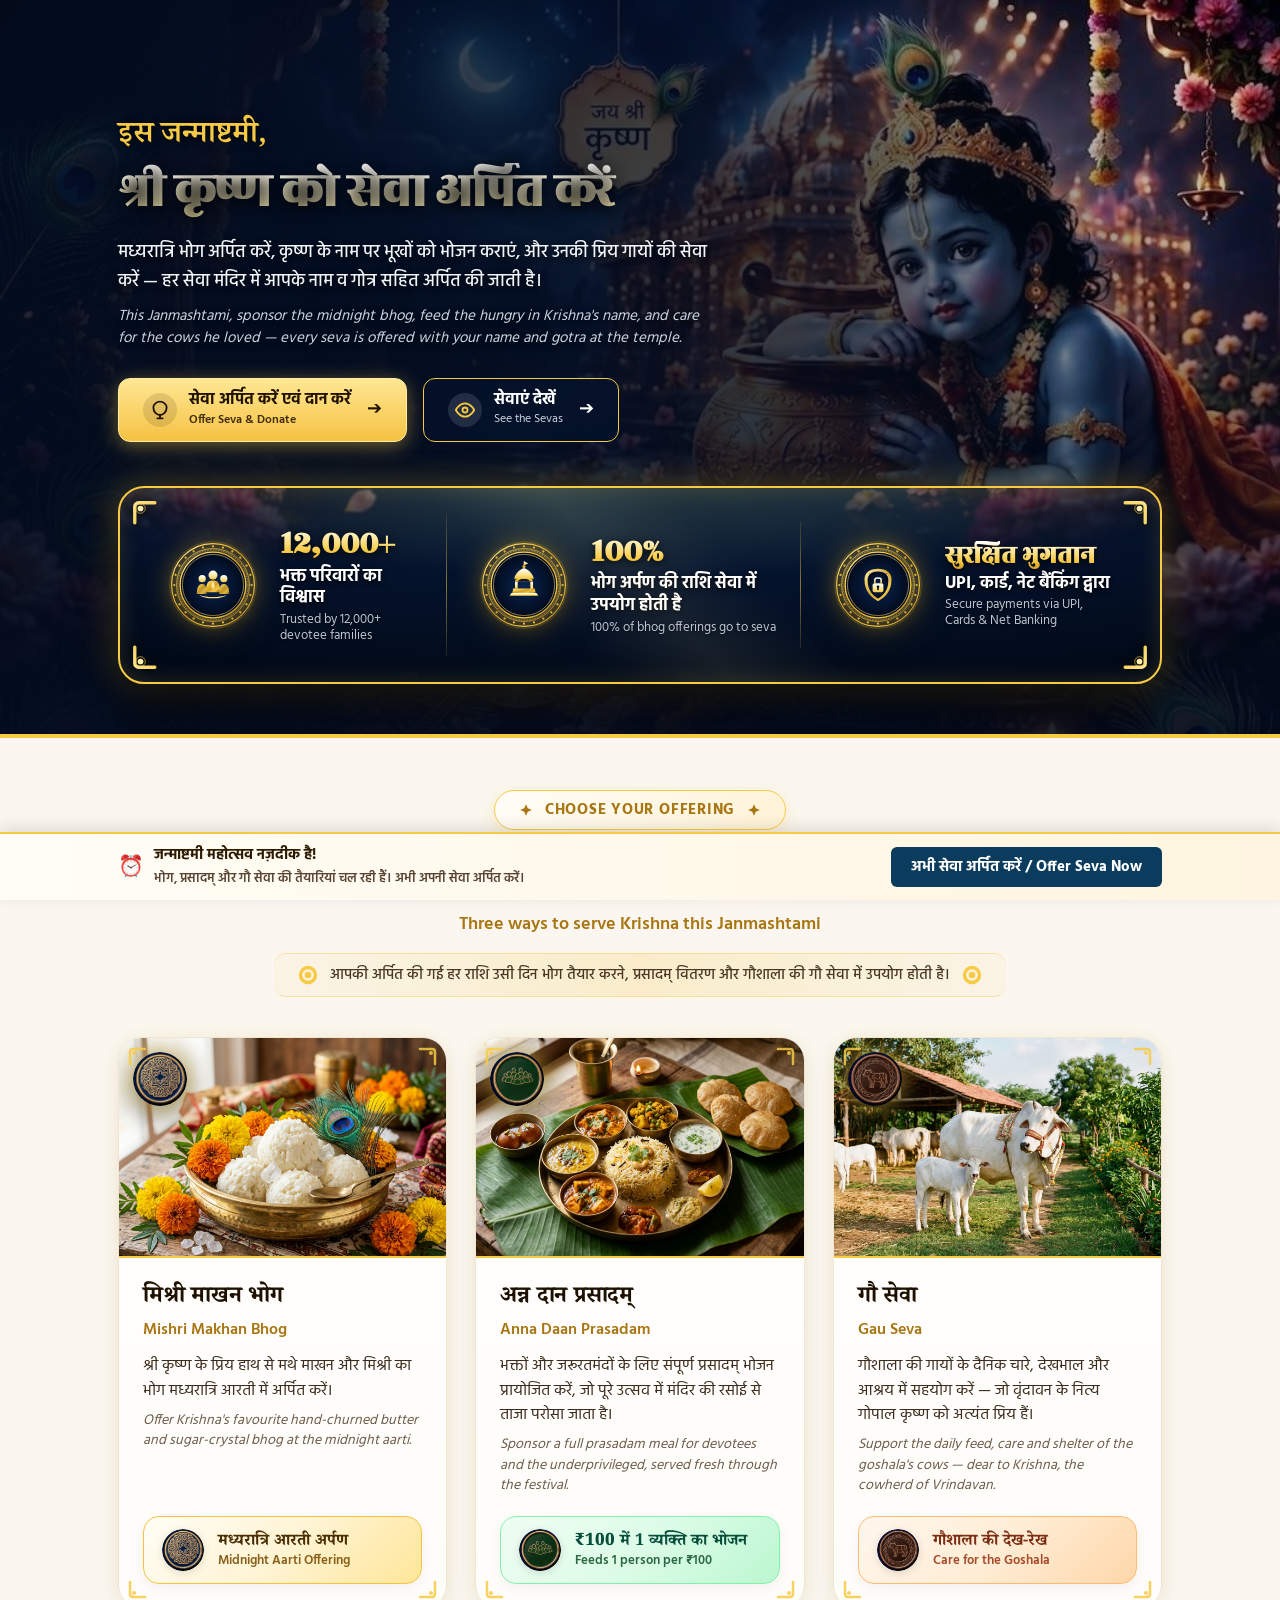
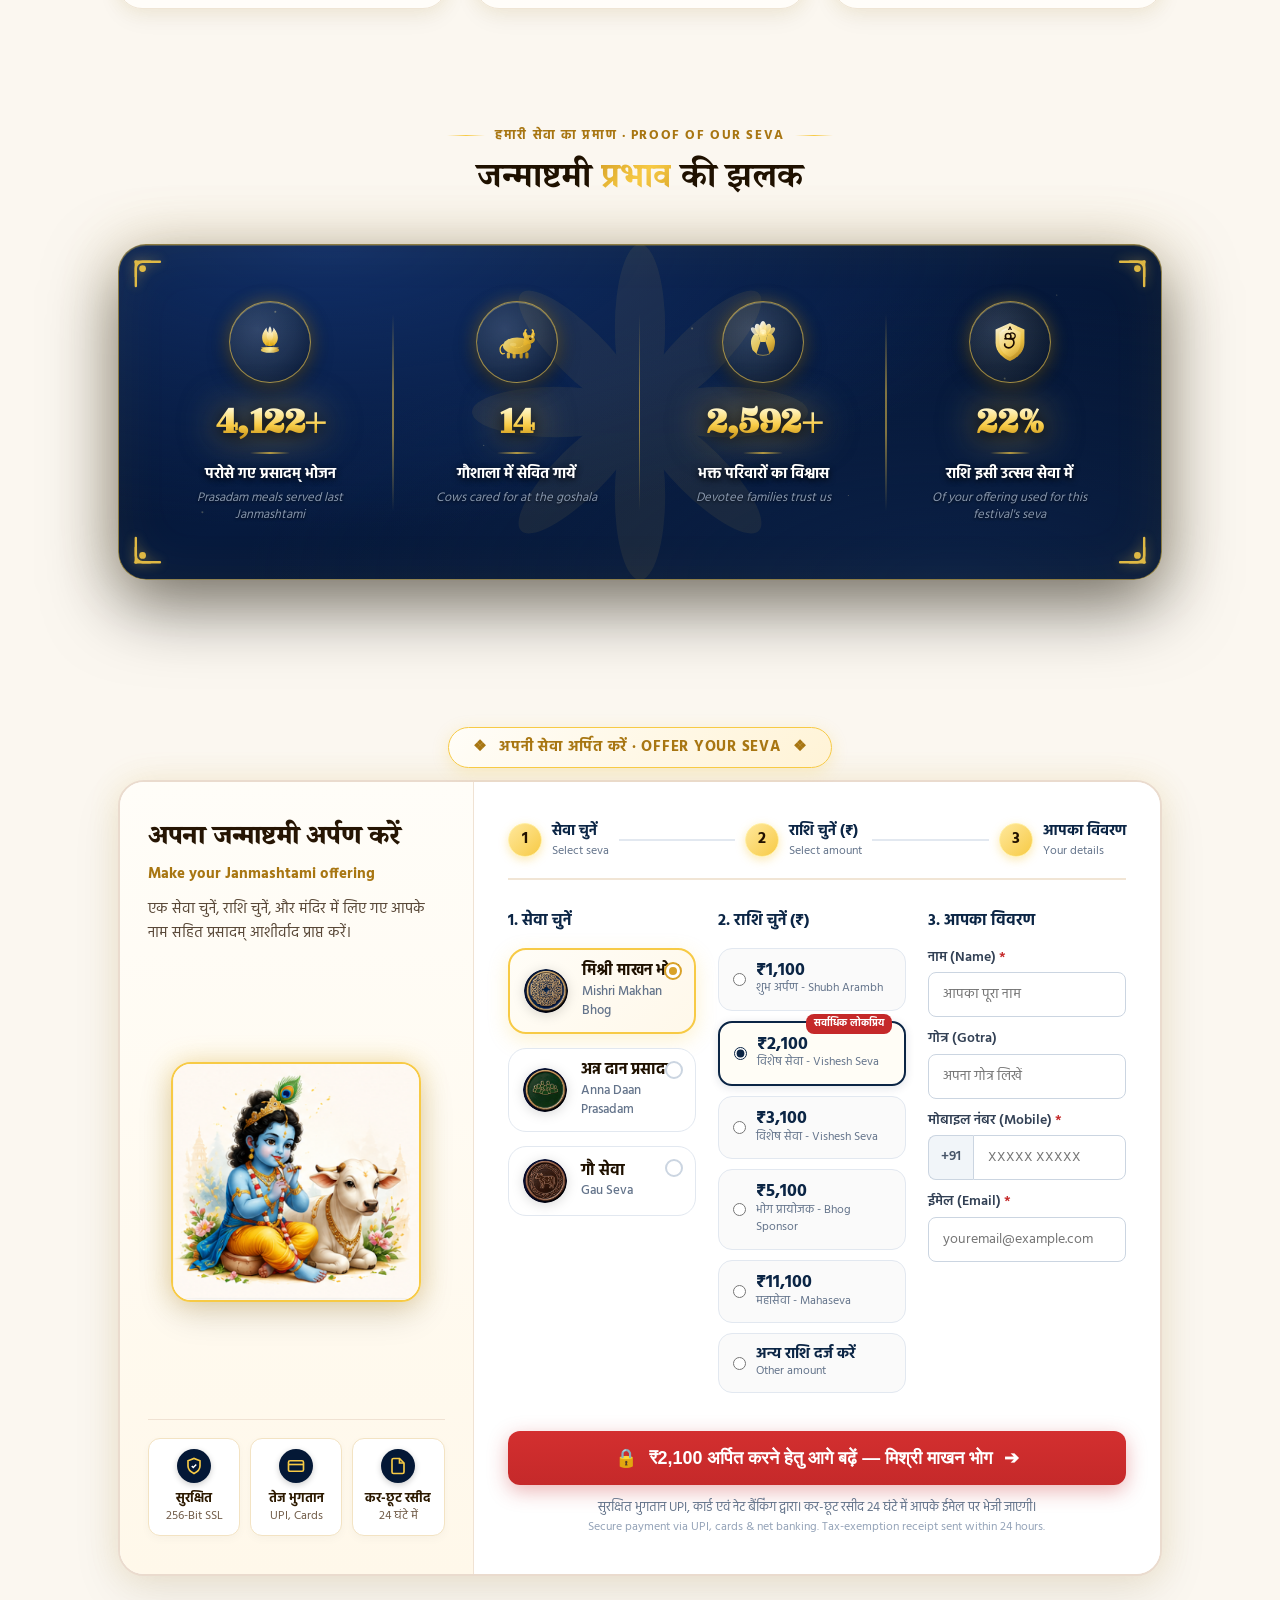
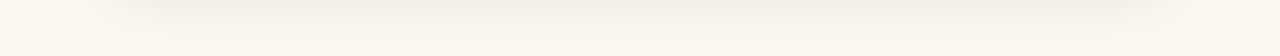
<file: janmashtami.html>
<!DOCTYPE html>
<html lang="hi">
<head>
<meta charset="UTF-8">
<meta name="viewport" content="width=device-width, initial-scale=1.0">
<meta name="iskcon-api-base" content="https://iskcon-k-tzoo.vercel.app/api">
<title>इस जन्माष्टमी, श्री कृष्ण को सेवा अर्पित करें | ISKCON Kanpur</title>
<meta name="description" content="इस जन्माष्टमी श्री कृष्ण के लिए मिश्री माखन भोग, अन्न दान प्रसादम् और गौ सेवा अर्पित करें। ISKCON Kanpur.">
<meta name="theme-color" content="#04122B">
<link rel="icon" href="assets/image-01a94a.png?v=20260818" type="image/png">
<link rel="preconnect" href="https://fonts.googleapis.com/">
<link rel="preconnect" href="https://fonts.gstatic.com/" crossorigin>
<link href="https://fonts.googleapis.com/css2?family=Rozha+One&family=Hind:wght@400;500;600;700&family=Karla:wght@400;500;600;700&family=Noto+Serif+Devanagari:wght@500;600;700&family=Space+Grotesk:wght@500;600;700&display=swap" rel="stylesheet">
<link rel="stylesheet" href="css/stylea94a.css?v=20260818">

<style>
/* ============================================================
   EXACT REPLICA MATCHING USER CROPPED TRUST CARD SCREENSHOT
   ============================================================ */
:root {
  --jm-bg-main: #FBF7F0;
  --jm-navy-deep: #04122B;
  --jm-gold-primary: #F7CA45;
  --jm-gold-dark: #A87612;
  --jm-gold-border: #E5C88A;
  --jm-red-primary: #C5292A;
  --jm-text-dark: #221200;
}

* { box-sizing: border-box; margin: 0; padding: 0; }

body {
  background-color: var(--jm-bg-main);
  font-family: 'Hind', sans-serif;
  color: var(--jm-text-dark);
  line-height: 1.5;
  -webkit-font-smoothing: antialiased;
}

.heading-serif {
  font-family: 'Rozha One', 'Noto Serif Devanagari', serif;
}

/* ---------------- HERO SECTION WITH FULL BG IMAGE ---------------- */
.hero-full-bg-section {
  background: 
    radial-gradient(circle at 18% 50%, rgba(3, 12, 30, 0.88) 0%, rgba(3, 12, 30, 0.65) 55%, transparent 85%),
    linear-gradient(180deg, rgba(3, 12, 30, 0.1) 0%, rgba(3, 12, 30, 0.3) 40%, rgba(3, 12, 30, 0.85) 100%),
    url('assets/janmashtami_hero.jpg') top right / cover no-repeat;
  color: #FFFFFF;
  position: relative;
  overflow: hidden;
  padding: 100px 0 50px 0;
  border-bottom: 4px solid var(--jm-gold-primary);
  min-height: 640px;
}

/* Top Nav Link */
.top-nav-right-link {
  position: absolute;
  top: 16px;
  right: 28px;
  font-size: 0.9rem;
  color: var(--jm-gold-primary);
  font-weight: 600;
  z-index: 10;
  background: rgba(3, 12, 30, 0.6);
  padding: 6px 14px;
  border-radius: 20px;
  border: 1px solid rgba(247, 202, 69, 0.4);
  backdrop-filter: blur(4px);
}

/* Hero Content Area */
.hero-content-left {
  max-width: 600px;
  position: relative;
  z-index: 5;
  padding-top: 15px;
}

.hero-eyebrow-text {
  font-size: clamp(1.5rem, 2.4vw, 1.9rem);
  color: var(--jm-gold-primary);
  font-weight: 600;
  margin-bottom: 2px;
  font-family: 'Noto Serif Devanagari', serif;
  text-shadow: 0 2px 8px rgba(0,0,0,0.8);
}

.hero-main-title {
  font-size: clamp(2.4rem, 4vw, 3.6rem);
  font-weight: 700;
  line-height: 1.15;
  color: #FFFFFF;
  margin-bottom: 18px;
  text-shadow: 0 4px 15px rgba(0,0,0,0.9);
  background: linear-gradient(180deg, #FFFFFF 0%, #FFEFA6 100%);
  -webkit-background-clip: text;
  -webkit-text-fill-color: transparent;
}

.hero-p-hi {
  font-size: 1.12rem;
  line-height: 1.6;
  color: #F1F5F9;
  margin-bottom: 8px;
  font-weight: 500;
  text-shadow: 0 2px 6px rgba(0,0,0,0.8);
}

.hero-p-en {
  font-size: 0.94rem;
  line-height: 1.5;
  color: #CBD5E1;
  margin-bottom: 28px;
  font-style: italic;
  text-shadow: 0 2px 6px rgba(0,0,0,0.8);
}

/* Hero Buttons */
.hero-buttons-row {
  display: flex;
  flex-wrap: wrap;
  gap: 16px;
  margin-bottom: 44px;
}

.btn-pill-gold {
  background: linear-gradient(180deg, #FFE794 0%, #F5C242 100%);
  color: #221200;
  border-radius: 12px;
  padding: 12px 24px;
  display: inline-flex;
  align-items: center;
  gap: 12px;
  text-decoration: none;
  box-shadow: 0 4px 20px rgba(245, 194, 66, 0.45);
  border: 1px solid #FFEFA6;
  cursor: pointer;
  transition: all 0.25s ease;
}

.btn-pill-gold:hover {
  transform: translateY(-2px);
  box-shadow: 0 6px 25px rgba(245, 194, 66, 0.6);
}

.btn-circle-icon {
  width: 34px;
  height: 34px;
  border-radius: 50%;
  background: rgba(34, 18, 0, 0.12);
  display: flex;
  align-items: center;
  justify-content: center;
  flex-shrink: 0;
}

.btn-pill-dark {
  background: rgba(4, 18, 43, 0.85);
  color: #FFFFFF;
  border-radius: 12px;
  padding: 12px 24px;
  display: inline-flex;
  align-items: center;
  gap: 12px;
  text-decoration: none;
  border: 1.5px solid var(--jm-gold-primary);
  backdrop-filter: blur(8px);
  cursor: pointer;
  transition: all 0.25s ease;
}

.btn-pill-dark:hover {
  background: rgba(247, 202, 69, 0.2);
  color: var(--jm-gold-primary);
}

/* ============================================================
   ULTRA-ROYAL FLOATING TRUST CARD BANNER (ATTRACTIVE HERO SECTION)
   ============================================================ */
.hero-floating-trust-card {
  background: 
    radial-gradient(120% 120% at 50% -20%, rgba(247, 202, 69, 0.18) 0%, rgba(4, 18, 43, 0.96) 55%, rgba(2, 10, 24, 0.98) 100%),
    url('assets/trust_card_bg.png') center / cover no-repeat;
  border: 2px solid #F7CA45;
  border-radius: 26px;
  padding: 26px 34px;
  box-shadow: 
    0 20px 50px rgba(0, 0, 0, 0.75), 
    0 0 35px rgba(247, 202, 69, 0.35), 
    inset 0 0 25px rgba(247, 202, 69, 0.15);
  position: relative;
  z-index: 5;
  overflow: hidden;
  backdrop-filter: blur(12px);
  transition: box-shadow 0.4s ease, transform 0.4s ease;
}

.hero-floating-trust-card::before {
  content: '';
  position: absolute;
  top: -50%;
  left: -50%;
  width: 200%;
  height: 200%;
  background: linear-gradient(
    45deg,
    transparent 45%,
    rgba(255, 239, 166, 0.08) 50%,
    transparent 55%
  );
  animation: trustLightSweep 7s infinite linear;
  pointer-events: none;
}

@keyframes trustLightSweep {
  0% { transform: translate(-30%, -30%) rotate(0deg); }
  100% { transform: translate(30%, 30%) rotate(0deg); }
}

/* L-Shaped Gold Corner Brackets with Glow & Gradient (Exact Match & Elevated) */
.gold-l-corner {
  position: absolute;
  width: 42px;
  height: 42px;
  pointer-events: none;
  z-index: 6;
  filter: drop-shadow(0 2px 6px rgba(0, 0, 0, 0.85));
  transition: transform 0.3s ease;
}

.corner-tl-bracket { top: 10px; left: 10px; }
.corner-tr-bracket { top: 10px; right: 10px; transform: scaleX(-1); }
.corner-bl-bracket { bottom: 10px; left: 10px; transform: scaleY(-1); }
.corner-br-bracket { bottom: 10px; right: 10px; transform: scale(-1); }

.trust-three-cols-grid {
  display: grid;
  grid-template-columns: 1fr 1.18fr 1.08fr;
  align-items: center;
  gap: 8px;
}

.trust-col-item {
  display: flex;
  align-items: center;
  gap: 22px;
  padding: 12px 24px;
  border-right: 1.5px solid;
  border-image: linear-gradient(to bottom, rgba(247, 202, 69, 0.1), rgba(247, 202, 69, 0.55) 50%, rgba(247, 202, 69, 0.1)) 1;
  border-radius: 18px;
  transition: all 0.35s cubic-bezier(0.4, 0, 0.2, 1);
}

.trust-col-item:hover {
  background: rgba(247, 202, 69, 0.07);
  transform: translateY(-2px);
}

.trust-col-item:first-child {
  padding-left: 14px;
}

.trust-col-item:last-child {
  border-right: none;
  padding-right: 14px;
}

.trust-badge-wrap {
  position: relative;
  width: 90px;
  height: 90px;
  display: flex;
  align-items: center;
  justify-content: center;
  flex-shrink: 0;
}

.trust-ornate-badge-img {
  width: 90px;
  height: 90px;
  border-radius: 50%;
  object-fit: contain;
  filter: drop-shadow(0 0 14px rgba(247, 202, 69, 0.65)) drop-shadow(0 6px 14px rgba(0, 0, 0, 0.7));
  flex-shrink: 0;
  transition: transform 0.35s cubic-bezier(0.34, 1.56, 0.64, 1), filter 0.35s ease;
  animation: badgeGlowPulse 3.5s infinite ease-in-out;
}

@keyframes badgeGlowPulse {
  0%, 100% {
    filter: drop-shadow(0 0 12px rgba(247, 202, 69, 0.6)) drop-shadow(0 6px 14px rgba(0, 0, 0, 0.7));
  }
  50% {
    filter: drop-shadow(0 0 22px rgba(247, 202, 69, 0.95)) drop-shadow(0 8px 18px rgba(0, 0, 0, 0.85));
  }
}

.trust-col-item:hover .trust-ornate-badge-img {
  transform: scale(1.1) rotate(3deg);
  filter: drop-shadow(0 0 28px rgba(247, 202, 69, 1)) drop-shadow(0 10px 22px rgba(0, 0, 0, 0.9));
}

.trust-col-num {
  font-size: clamp(2.1rem, 2.6vw, 2.5rem);
  font-weight: 800;
  line-height: 1.05;
  font-family: 'Rozha One', 'Noto Serif Devanagari', serif;
  margin-bottom: 4px;
  background: linear-gradient(180deg, #FFFFFF 0%, #FFEAA7 30%, #F7CA45 70%, #D49E24 100%);
  -webkit-background-clip: text;
  -webkit-text-fill-color: transparent;
  filter: drop-shadow(0 2px 5px rgba(0, 0, 0, 0.85));
}

.trust-col-title-bold {
  font-size: clamp(1.08rem, 1.3vw, 1.18rem);
  font-weight: 700;
  color: #FFFFFF;
  line-height: 1.25;
  margin-bottom: 3px;
  text-shadow: 0 2px 5px rgba(0, 0, 0, 0.9);
  font-family: 'Hind', 'Noto Serif Devanagari', sans-serif;
}

.trust-col-subtext {
  font-size: clamp(0.8rem, 0.95vw, 0.86rem);
  color: #CBD5E1;
  line-height: 1.25;
  text-shadow: 0 1px 3px rgba(0, 0, 0, 0.8);
  opacity: 0.92;
}

/* ---------------- SECTION ORNAMENT HEADER ---------------- */
.ornament-header-wrap {
  text-align: center;
  padding: 42px 0 12px 0;
}

.ornament-pill-badge {
  display: inline-flex;
  align-items: center;
  gap: 12px;
  font-size: 0.95rem;
  color: #A87612;
  font-weight: 700;
  background: linear-gradient(135deg, #FFFDF8 0%, #FFF3D6 100%);
  border: 1.5px solid #F7CA45;
  padding: 8px 24px;
  border-radius: 30px;
  box-shadow: 0 4px 16px rgba(247, 202, 69, 0.25);
  letter-spacing: 0.05em;
  text-transform: uppercase;
}

/* ---------------- OFFERING CARDS SECTION ---------------- */
.offerings-section-wrap {
  padding: 10px 0 60px 0;
}

.section-head-title-block {
  text-align: center;
  max-width: 860px;
  margin: 0 auto 40px auto;
}

.section-main-h2 {
  font-size: clamp(2rem, 3.4vw, 2.7rem);
  color: #1F1100;
  font-weight: 700;
  margin-bottom: 4px;
  font-family: 'Noto Serif Devanagari', serif;
}

.section-main-h2 .highlight-red {
  color: #C5292A;
}

.section-sub-h2 {
  font-size: 1.15rem;
  color: #A87612;
  font-weight: 600;
  margin-bottom: 14px;
}

.section-desc-ribbon {
  display: inline-flex;
  align-items: center;
  justify-content: center;
  gap: 12px;
  font-size: clamp(0.92rem, 1.1vw, 1.05rem);
  color: #4A3825;
  background: linear-gradient(90deg, rgba(247, 202, 69, 0.06) 0%, rgba(247, 202, 69, 0.22) 50%, rgba(247, 202, 69, 0.06) 100%);
  border-top: 1px solid rgba(247, 202, 69, 0.45);
  border-bottom: 1px solid rgba(247, 202, 69, 0.45);
  padding: 10px 24px;
  border-radius: 12px;
  font-weight: 500;
}

.cards-three-column-grid {
  display: grid;
  grid-template-columns: repeat(3, 1fr);
  gap: 28px;
}

.offering-card-item {
  background: linear-gradient(180deg, #FFFFFF 0%, #FFFDF9 100%);
  border-radius: 24px;
  overflow: hidden;
  border: 1.5px solid #EFE5D5;
  box-shadow: 0 8px 24px rgba(0, 0, 0, 0.06), 0 0 18px rgba(247, 202, 69, 0.12);
  display: flex;
  flex-direction: column;
  position: relative;
  transition: all 0.38s cubic-bezier(0.34, 1.56, 0.64, 1);
}

.offering-card-item:hover {
  transform: translateY(-8px);
  box-shadow: 0 20px 45px rgba(0, 0, 0, 0.12), 0 0 30px rgba(247, 202, 69, 0.4);
  border-color: #F7CA45;
}

/* Filigree Gold Corners on Each Card */
.filigree-card-corner {
  position: absolute;
  width: 32px;
  height: 32px;
  pointer-events: none;
  z-index: 6;
  opacity: 0.85;
  transition: opacity 0.3s ease;
}

.offering-card-item:hover .filigree-card-corner {
  opacity: 1;
}

.card-corner-tl { top: 8px; left: 8px; }
.card-corner-tr { top: 8px; right: 8px; transform: scaleX(-1); }
.card-corner-bl { bottom: 8px; left: 8px; transform: scaleY(-1); }
.card-corner-br { bottom: 8px; right: 8px; transform: scale(-1); }

.card-img-header-box {
  position: relative;
  height: 220px;
  overflow: hidden;
  border-bottom: 2px solid #F7CA45;
}

.card-img-header-box img {
  width: 100%;
  height: 100%;
  object-fit: cover;
  transition: transform 0.5s ease;
}

.offering-card-item:hover .card-img-header-box img {
  transform: scale(1.08);
}

.card-top-icon-circle {
  position: absolute;
  top: 14px;
  left: 14px;
  width: 54px;
  height: 54px;
  border-radius: 50%;
  display: flex;
  align-items: center;
  justify-content: center;
  z-index: 4;
  transition: transform 0.35s cubic-bezier(0.34, 1.56, 0.64, 1);
  filter: drop-shadow(0 0 12px rgba(247, 202, 69, 0.7)) drop-shadow(0 6px 14px rgba(0,0,0,0.6));
}

.card-coin-badge-img {
  width: 54px;
  height: 54px;
  border-radius: 50%;
  object-fit: contain;
}

.offering-card-item:hover .card-top-icon-circle {
  transform: scale(1.18) rotate(4deg);
  filter: drop-shadow(0 0 22px rgba(247, 202, 69, 0.95)) drop-shadow(0 8px 18px rgba(0,0,0,0.8));
}

.card-body-text-box {
  padding: 24px;
  flex: 1;
  display: flex;
  flex-direction: column;
}

.card-title-hi {
  font-size: 1.45rem;
  font-weight: 700;
  color: #1F1100;
  margin-bottom: 2px;
  font-family: 'Noto Serif Devanagari', serif;
}

.card-title-en {
  font-size: 0.98rem;
  font-weight: 600;
  color: #A87612;
  margin-bottom: 12px;
}

.card-p-hi {
  font-size: 0.98rem;
  color: #3D2D1E;
  line-height: 1.55;
  margin-bottom: 8px;
}

.card-p-en {
  font-size: 0.88rem;
  color: #6E5C4B;
  line-height: 1.45;
  margin-bottom: 20px;
  font-style: italic;
}

.card-bottom-pill-box {
  margin-top: auto;
  padding: 12px 18px;
  border-radius: 16px;
  display: flex;
  align-items: center;
  gap: 14px;
  transition: all 0.3s cubic-bezier(0.34, 1.56, 0.64, 1);
  box-shadow: 0 4px 14px rgba(0, 0, 0, 0.05);
  overflow: hidden;
}

.offering-card-item:hover .card-bottom-pill-box {
  transform: translateY(-3px);
  box-shadow: 0 8px 22px rgba(0, 0, 0, 0.1);
}

.pill-icon-circle {
  width: 42px;
  height: 42px;
  border-radius: 50%;
  display: flex;
  align-items: center;
  justify-content: center;
  flex-shrink: 0;
  box-shadow: 0 2px 8px rgba(0, 0, 0, 0.12);
  transition: transform 0.3s cubic-bezier(0.34, 1.56, 0.64, 1);
}

.pill-coin-img {
  width: 42px;
  height: 42px;
  border-radius: 50%;
  object-fit: contain;
}

.offering-card-item:hover .pill-icon-circle {
  transform: scale(1.12) rotate(4deg);
}

.pill-text-block {
  display: flex;
  flex-direction: column;
}

.pill-main-hi {
  font-size: 1.02rem;
  font-weight: 700;
  line-height: 1.25;
  font-family: 'Noto Serif Devanagari', 'Hind', sans-serif;
}

.pill-sub-en {
  font-size: 0.8rem;
  font-weight: 600;
  line-height: 1.2;
  opacity: 0.88;
}

.price-highlight-text {
  font-weight: 800;
  color: #064E3B;
  font-size: 1.06rem;
}

.pill-gold-theme {
  background: linear-gradient(135deg, #FFFDF5 0%, #FFF4D4 50%, #FFE699 100%);
  border: 1.5px solid #F5C242;
}

.pill-gold-theme .pill-main-hi { color: #4A2E00; }
.pill-gold-theme .pill-sub-en { color: #7A4B00; }

.pill-green-theme {
  background: linear-gradient(135deg, #F0FDF4 0%, #DCFCE7 50%, #BBF7D0 100%);
  border: 1.5px solid #86EFAC;
}

.pill-green-theme .pill-main-hi { color: #064E3B; }
.pill-green-theme .pill-sub-en { color: #14532D; }

.pill-brown-theme {
  background: linear-gradient(135deg, #FFF7ED 0%, #FFEDD5 50%, #FED7AA 100%);
  border: 1.5px solid #FDBA74;
}

.pill-brown-theme .pill-main-hi { color: #7C2D12; }
.pill-brown-theme .pill-sub-en { color: #9A3412; }

/* ============================================================
   PREMIUM IMPACT STATS SECTION — DIVINE TEMPLE AESTHETIC
   ============================================================ */
.impact-section-wrapper {
  padding: 50px 0 60px 0;
  position: relative;
}

.impact-section-header {
  text-align: center;
  margin-bottom: 36px;
}

.impact-section-eyebrow {
  display: inline-flex;
  align-items: center;
  gap: 10px;
  font-size: 0.82rem;
  font-weight: 700;
  letter-spacing: 0.12em;
  text-transform: uppercase;
  color: #A87612;
  margin-bottom: 10px;
}

.impact-section-eyebrow::before,
.impact-section-eyebrow::after {
  content: '';
  display: block;
  width: 38px;
  height: 1.5px;
  background: linear-gradient(90deg, transparent, #F7CA45, transparent);
}

.impact-section-title {
  font-size: clamp(1.7rem, 2.8vw, 2.2rem);
  font-family: 'Noto Serif Devanagari', 'Rozha One', serif;
  color: #1F1100;
  font-weight: 700;
  margin-bottom: 6px;
}

.impact-section-title .gold-word {
  background: linear-gradient(135deg, #D49E24 0%, #F7CA45 50%, #D49E24 100%);
  -webkit-background-clip: text;
  -webkit-text-fill-color: transparent;
}

/* ---- Main Banner Card ---- */
.exact-impact-card-box {
  position: relative;
  background:
    radial-gradient(ellipse at 20% 0%, rgba(18, 50, 110, 0.9) 0%, transparent 60%),
    radial-gradient(ellipse at 80% 100%, rgba(12, 35, 75, 0.8) 0%, transparent 60%),
    linear-gradient(160deg, #03102A 0%, #061A3E 45%, #04122B 100%);
  border: 1.5px solid rgba(247, 202, 69, 0.55);
  border-radius: 28px;
  padding: 44px 28px;
  box-shadow:
    0 25px 70px rgba(0, 0, 0, 0.55),
    0 0 60px rgba(247, 202, 69, 0.18),
    inset 0 1px 0 rgba(247, 202, 69, 0.25),
    inset 0 0 60px rgba(247, 202, 69, 0.06);
  overflow: hidden;
}

/* Starfield top overlay */
.exact-impact-card-box::after {
  content: '';
  position: absolute;
  inset: 0;
  background-image:
    radial-gradient(1.5px 1.5px at 15% 20%, rgba(255,239,166,0.6) 0%, transparent 100%),
    radial-gradient(1px 1px at 35% 60%, rgba(255,239,166,0.4) 0%, transparent 100%),
    radial-gradient(1.5px 1.5px at 55% 25%, rgba(255,239,166,0.5) 0%, transparent 100%),
    radial-gradient(1px 1px at 70% 75%, rgba(255,239,166,0.35) 0%, transparent 100%),
    radial-gradient(1.5px 1.5px at 85% 40%, rgba(255,239,166,0.55) 0%, transparent 100%),
    radial-gradient(1px 1px at 90% 15%, rgba(255,239,166,0.4) 0%, transparent 100%),
    radial-gradient(1.5px 1.5px at 8% 80%, rgba(255,239,166,0.45) 0%, transparent 100%);
  pointer-events: none;
  z-index: 0;
  opacity: 0.7;
}

/* Horizontal gold shimmer sweep */
.exact-impact-card-box::before {
  content: '';
  position: absolute;
  top: 0;
  left: -150%;
  width: 60%;
  height: 100%;
  background: linear-gradient(
    90deg,
    transparent 0%,
    rgba(247, 202, 69, 0.04) 25%,
    rgba(247, 202, 69, 0.14) 50%,
    rgba(247, 202, 69, 0.04) 75%,
    transparent 100%
  );
  transform: skewX(-20deg);
  animation: impactLightSweep 8s infinite ease-in-out;
  pointer-events: none;
  z-index: 1;
}

@keyframes impactLightSweep {
  0%   { left: -150%; }
  40%  { left: 180%; }
  100% { left: 180%; }
}

/* Ornate SVG corner brackets */
.filigree-corner {
  position: absolute;
  width: 54px;
  height: 54px;
  pointer-events: none;
  z-index: 3;
  opacity: 0.9;
  filter: drop-shadow(0 0 6px rgba(247,202,69,0.5));
}

.corner-tl { top: 12px; left: 12px; }
.corner-tr { top: 12px; right: 12px; transform: scaleX(-1); }
.corner-bl { bottom: 12px; left: 12px; transform: scaleY(-1); }
.corner-br { bottom: 12px; right: 12px; transform: scale(-1); }

/* Center divider lotus */
.impact-center-lotus {
  position: absolute;
  top: 50%;
  left: 50%;
  transform: translate(-50%, -50%);
  opacity: 0.07;
  pointer-events: none;
  z-index: 0;
  animation: slowSpin 60s linear infinite;
}

@keyframes slowSpin {
  from { transform: translate(-50%, -50%) rotate(0deg); }
  to   { transform: translate(-50%, -50%) rotate(360deg); }
}

/* Grid layout */
.exact-impact-four-grid {
  display: grid;
  grid-template-columns: repeat(4, 1fr);
  align-items: stretch;
  position: relative;
  z-index: 2;
  gap: 0;
}

/* Each stat column */
.exact-stat-col {
  padding: 12px 22px;
  text-align: center;
  position: relative;
  transition: transform 0.4s cubic-bezier(0.34, 1.56, 0.64, 1);
}

.exact-stat-col::after {
  content: '';
  position: absolute;
  right: 0;
  top: 10%;
  height: 80%;
  width: 1.5px;
  background: linear-gradient(
    to bottom,
    transparent 0%,
    rgba(247, 202, 69, 0.5) 40%,
    rgba(247, 202, 69, 0.5) 60%,
    transparent 100%
  );
}

.exact-stat-col:last-child::after { display: none; }

.exact-stat-col:hover { transform: translateY(-6px); }

/* Premium Icon Container */
.exact-stat-icon-wrap {
  width: 82px;
  height: 82px;
  margin: 0 auto 18px auto;
  position: relative;
  display: flex;
  align-items: center;
  justify-content: center;
}

/* Outer glow ring */
.exact-stat-icon-wrap::before {
  content: '';
  position: absolute;
  inset: -5px;
  border-radius: 50%;
  background: conic-gradient(
    from 0deg,
    rgba(247, 202, 69, 0.8),
    rgba(247, 202, 69, 0.2) 25%,
    rgba(247, 202, 69, 0.8) 50%,
    rgba(247, 202, 69, 0.2) 75%,
    rgba(247, 202, 69, 0.8) 100%
  );
  animation: iconRingRotate 6s linear infinite;
  opacity: 0;
  transition: opacity 0.4s ease;
  z-index: 0;
}

.exact-stat-col:hover .exact-stat-icon-wrap::before { opacity: 1; }

@keyframes iconRingRotate {
  from { transform: rotate(0deg); }
  to   { transform: rotate(360deg); }
}

/* Icon inner circle */
.stat-icon-inner-circle {
  width: 82px;
  height: 82px;
  border-radius: 50%;
  display: flex;
  align-items: center;
  justify-content: center;
  position: relative;
  z-index: 1;
  transition: transform 0.4s cubic-bezier(0.34, 1.56, 0.64, 1), box-shadow 0.4s ease;
  background: radial-gradient(circle at 35% 35%, rgba(255,250,220,0.15) 0%, rgba(247,202,69,0.08) 50%, rgba(0,10,30,0.6) 100%);
  border: 1.5px solid rgba(247, 202, 69, 0.6);
  box-shadow:
    0 0 18px rgba(247, 202, 69, 0.3),
    0 6px 20px rgba(0, 0, 0, 0.6),
    inset 0 1px 0 rgba(255, 239, 166, 0.3);
  animation: iconGlowPulse 3s ease-in-out infinite;
}

@keyframes iconGlowPulse {
  0%, 100% {
    box-shadow: 0 0 18px rgba(247, 202, 69, 0.3), 0 6px 20px rgba(0,0,0,0.6), inset 0 1px 0 rgba(255,239,166,0.3);
  }
  50% {
    box-shadow: 0 0 30px rgba(247, 202, 69, 0.65), 0 8px 25px rgba(0,0,0,0.7), inset 0 1px 0 rgba(255,239,166,0.5);
  }
}

.exact-stat-col:hover .stat-icon-inner-circle {
  transform: scale(1.1) rotate(6deg);
  box-shadow:
    0 0 40px rgba(247, 202, 69, 0.85),
    0 10px 30px rgba(0,0,0,0.7),
    inset 0 1px 0 rgba(255,239,166,0.6);
  border-color: #F7CA45;
}

/* Number style */
.exact-stat-big-num {
  font-size: clamp(2.4rem, 3.2vw, 3.2rem);
  font-weight: 800;
  line-height: 1.0;
  margin-bottom: 10px;
  font-family: 'Rozha One', 'Noto Serif Devanagari', serif;
  background: linear-gradient(180deg, #FFFFFF 0%, #FFF0B3 25%, #F7CA45 60%, #B8820E 100%);
  -webkit-background-clip: text;
  -webkit-text-fill-color: transparent;
  filter: drop-shadow(0 3px 8px rgba(0, 0, 0, 0.95)) drop-shadow(0 0 18px rgba(247, 202, 69, 0.5));
  transition: filter 0.4s ease;
  letter-spacing: -0.02em;
}

.exact-stat-col:hover .exact-stat-big-num {
  filter: drop-shadow(0 4px 10px rgba(0,0,0,1)) drop-shadow(0 0 28px rgba(247, 202, 69, 1));
}

/* Divider between number and labels */
.stat-divider-line {
  width: 40px;
  height: 1.5px;
  margin: 0 auto 10px auto;
  background: linear-gradient(90deg, transparent, rgba(247,202,69,0.7), transparent);
  border-radius: 2px;
}

.exact-stat-hi-lbl {
  font-size: 0.96rem;
  color: #FFFFFF;
  font-weight: 700;
  margin-bottom: 5px;
  line-height: 1.4;
  text-shadow: 0 2px 6px rgba(0, 0, 0, 0.9);
  font-family: 'Hind', 'Noto Serif Devanagari', sans-serif;
}

.exact-stat-en-lbl {
  font-size: 0.79rem;
  color: #94A3B8;
  line-height: 1.3;
  text-shadow: 0 1px 3px rgba(0, 0, 0, 0.8);
  opacity: 0.9;
  font-style: italic;
}

/* ---------------- INTERACTIVE DONATION FORM SECTION ---------------- */
.donation-form-section-wrap {
  padding: 45px 0 80px 0;
}

.form-outer-card-box {
  background: #FFFFFF;
  border-radius: 26px;
  box-shadow: 0 16px 50px rgba(0, 0, 0, 0.09), 0 0 30px rgba(247, 202, 69, 0.15);
  border: 2px solid #EADBCE;
  overflow: hidden;
  display: grid;
  grid-template-columns: 0.34fr 0.66fr;
  transition: border-color 0.35s ease, box-shadow 0.35s ease;
}

.form-outer-card-box:hover {
  border-color: #F7CA45;
  box-shadow: 0 20px 60px rgba(0, 0, 0, 0.12), 0 0 40px rgba(247, 202, 69, 0.28);
}

.form-left-info-panel {
  background: linear-gradient(180deg, #FFFDF8 0%, #FFF8EA 100%);
  padding: 38px 28px;
  border-right: 1px solid #F0E2D3;
  display: flex;
  flex-direction: column;
}

.info-title-hi {
  font-size: 1.7rem;
  font-weight: 800;
  color: #261503;
  margin-bottom: 2px;
  font-family: 'Noto Serif Devanagari', serif;
}

.info-title-en {
  font-size: 0.96rem;
  font-weight: 700;
  color: #A87612;
  margin-bottom: 12px;
}

.info-sub-desc-p {
  font-size: 0.96rem;
  color: #594838;
  line-height: 1.55;
  margin-bottom: 20px;
}

.info-illustration-center {
  text-align: center;
  margin: auto 0;
  padding: 16px 0;
}

.info-illustration-center img {
  max-width: 250px;
  width: 100%;
  margin: 0 auto;
  border-radius: 20px;
  border: 2.5px solid #F7CA45;
  box-shadow: 
    0 12px 35px rgba(0, 0, 0, 0.14), 
    0 0 25px rgba(247, 202, 69, 0.4);
  transition: transform 0.4s cubic-bezier(0.34, 1.56, 0.64, 1), box-shadow 0.4s ease;
}

.info-illustration-center img:hover {
  transform: scale(1.05) rotate(1deg);
  box-shadow: 
    0 16px 45px rgba(0, 0, 0, 0.18), 
    0 0 35px rgba(247, 202, 69, 0.6);
}

.info-bottom-guarantee-grid {
  display: grid;
  grid-template-columns: repeat(3, 1fr);
  gap: 10px;
  margin-top: 20px;
  padding-top: 18px;
  border-top: 1px solid #F0E2D3;
  text-align: center;
}

.guarantee-item-box {
  background: #FFFFFF;
  border: 1.5px solid #F3E3C3;
  border-radius: 12px;
  padding: 10px 6px;
  box-shadow: 0 3px 10px rgba(0,0,0,0.03);
  transition: transform 0.25s ease;
}

.guarantee-item-box:hover {
  transform: translateY(-2px);
  border-color: #F7CA45;
}

.guarantee-icon-wrap {
  width: 34px;
  height: 34px;
  border-radius: 50%;
  background: #041836;
  display: flex;
  align-items: center;
  justify-content: center;
  margin: 0 auto 6px auto;
  box-shadow: 0 2px 6px rgba(0,0,0,0.2);
}

.guarantee-title {
  font-size: 0.8rem;
  font-weight: 700;
  color: #2D1A00;
}

.guarantee-sub {
  font-size: 0.72rem;
  color: #705B47;
}

.form-right-builder-panel {
  padding: 38px 34px;
  background: #FFFFFF;
}

.stepper-header-flex-bar {
  display: flex;
  align-items: center;
  justify-content: space-between;
  border-bottom: 2px solid #F1E5D5;
  padding-bottom: 18px;
  margin-bottom: 30px;
}

.step-node-item {
  display: flex;
  align-items: center;
  gap: 10px;
  font-size: 0.95rem;
  font-weight: 700;
  color: #0B2545;
}

.step-number-circle {
  width: 34px;
  height: 34px;
  border-radius: 50%;
  background: linear-gradient(135deg, #FFE89C 0%, #F7CA45 100%);
  color: #221200;
  display: flex;
  align-items: center;
  justify-content: center;
  font-size: 0.98rem;
  font-weight: 800;
  box-shadow: 0 3px 10px rgba(247, 202, 69, 0.4);
  border: 1px solid #FFEFA6;
}

.form-sub-three-columns {
  display: grid;
  grid-template-columns: 1fr 1fr 1.05fr;
  gap: 22px;
  margin-bottom: 28px;
}

.sub-col-title-lbl {
  font-size: 0.98rem;
  font-weight: 700;
  color: #0B2545;
  margin-bottom: 14px;
}

.exact-seva-card {
  position: relative;
  display: flex;
  align-items: center;
  gap: 14px;
  padding: 12px 14px;
  border-radius: 18px;
  margin-bottom: 14px;
  cursor: pointer;
  transition: all 0.3s cubic-bezier(0.34, 1.56, 0.64, 1);
  background: #FFFFFF;
  border: 1.5px solid #E2E8F0;
}

.exact-seva-card:hover {
  border-color: #F7CA45;
  background: #FFFDF8;
  transform: translateY(-2px);
}

.exact-seva-card.active {
  border: 2px solid #F7CA45;
  background: linear-gradient(135deg, #FFFDF7 0%, #FFF8EA 100%);
  box-shadow: 0 6px 20px rgba(247, 202, 69, 0.25);
}

.form-coin-icon-img {
  width: 44px;
  height: 44px;
  border-radius: 50%;
  object-fit: contain;
  filter: drop-shadow(0 2px 6px rgba(0,0,0,0.15));
  flex-shrink: 0;
  transition: transform 0.3s ease;
}

.exact-seva-card:hover .form-coin-icon-img {
  transform: scale(1.1) rotate(3deg);
}

.exact-seva-icon-circle {
  width: 52px;
  height: 52px;
  border-radius: 50%;
  display: flex;
  align-items: center;
  justify-content: center;
  flex-shrink: 0;
}

.bg-circle-butter { background: #FFF3D6; border: 1px solid #FCE4A6; }
.bg-circle-thali { background: #E8F5E9; border: 1px solid #C8E6C9; }
.bg-circle-goshala { background: #EFEBE9; border: 1px solid #D7CCC8; }

.exact-seva-title-hi {
  font-size: 1.02rem;
  font-weight: 700;
  color: #1F1100;
  line-height: 1.2;
}

.exact-seva-title-en {
  font-size: 0.8rem;
  color: #64748B;
  font-weight: 500;
}

.card-top-radio-dot {
  position: absolute;
  top: 12px;
  right: 12px;
  width: 18px;
  height: 18px;
  border-radius: 50%;
  border: 2px solid #CBD5E1;
  background: #FFFFFF;
  display: flex;
  align-items: center;
  justify-content: center;
}

.exact-seva-card.active .card-top-radio-dot {
  border-color: #D9A229;
}

.exact-seva-card.active .card-top-radio-dot::after {
  content: '';
  width: 8px;
  height: 8px;
  border-radius: 50%;
  background: #D9A229;
}

.exact-amt-card {
  position: relative;
  display: flex;
  align-items: center;
  gap: 10px;
  padding: 12px 14px;
  border-radius: 14px;
  margin-bottom: 10px;
  cursor: pointer;
  transition: all 0.2s ease;
  background: #FAFAFA;
  border: 1.5px solid #E2E8F0;
}

.exact-amt-card:hover {
  border-color: #D9A229;
  background: #FFFDF8;
}

.exact-amt-card.active {
  border: 2px solid #0B2545;
  background: #FFFDF6;
  box-shadow: 0 2px 10px rgba(11, 37, 69, 0.12);
}

.exact-amt-val-text {
  font-size: 1.1rem;
  font-weight: 700;
  color: #0B2545;
  line-height: 1.1;
}

.exact-amt-sub-text {
  font-size: 0.74rem;
  color: #64748B;
}

.popular-badge-tag {
  position: absolute;
  top: -9px;
  right: 12px;
  background: #C5292A;
  color: #FFFFFF;
  font-size: 0.65rem;
  font-weight: 700;
  padding: 2px 8px;
  border-radius: 8px;
}

.form-input-group {
  margin-bottom: 12px;
}

.form-label-title {
  display: block;
  font-size: 0.85rem;
  font-weight: 600;
  color: #334155;
  margin-bottom: 4px;
}

.form-text-input {
  width: 100%;
  padding: 10px 14px;
  border: 1.5px solid #CBD5E1;
  border-radius: 8px;
  font-size: 0.9rem;
  font-family: inherit;
  outline: none;
}

.form-text-input:focus {
  border-color: #0B2545;
}

.phone-input-flex-row {
  display: flex;
}

.phone-code-prefix {
  background: #F1F5F9;
  border: 1.5px solid #CBD5E1;
  border-right: none;
  border-radius: 8px 0 0 8px;
  padding: 10px 12px;
  font-size: 0.9rem;
  font-weight: 600;
  color: #475569;
}

.phone-input-flex-row input {
  border-radius: 0 8px 8px 0;
}

.full-red-submit-btn {
  width: 100%;
  background: linear-gradient(180deg, #D32F2F 0%, #C5292A 100%);
  color: #FFFFFF;
  font-size: 1.12rem;
  font-weight: 700;
  padding: 16px;
  border-radius: 12px;
  border: none;
  cursor: pointer;
  display: flex;
  align-items: center;
  justify-content: center;
  gap: 12px;
  box-shadow: 0 6px 20px rgba(197, 41, 42, 0.35);
  transition: all 0.25s ease;
}

.full-red-submit-btn:hover {
  background: linear-gradient(180deg, #E53935 0%, #B71C1C 100%);
  transform: translateY(-2px);
}

.form-footer-guarantee-note {
  text-align: center;
  margin-top: 14px;
  font-size: 0.82rem;
  color: #64748B;
  line-height: 1.4;
}

/* STICKY BOTTOM BANNER */
.bottom-sticky-banner-wrap {
  position: fixed;
  bottom: 0;
  left: 0;
  right: 0;
  background: linear-gradient(90deg, #FFFDF6 0%, #FFF5E0 100%);
  border-top: 2px solid var(--jm-gold-primary);
  padding: 10px 0;
  z-index: 100;
  box-shadow: 0 -4px 15px rgba(0,0,0,0.12);
}

.sticky-banner-flex-layout {
  display: flex;
  align-items: center;
  justify-content: space-between;
  gap: 16px;
}

.sticky-msg-block {
  display: flex;
  align-items: center;
  gap: 10px;
  font-size: 0.95rem;
  font-weight: 600;
  color: #2D1A00;
}

.sticky-action-button {
  background: #0B3C5D;
  color: #FFFFFF;
  font-weight: 700;
  font-size: 0.92rem;
  padding: 9px 20px;
  border-radius: 6px;
  text-decoration: none;
  white-space: nowrap;
}

@media (max-width: 1024px) {
  .hero-content-left { max-width: 100%; text-align: center; }
  .hero-buttons-row { justify-content: center; }
  .hero-floating-trust-card { padding: 22px 20px; }
  .trust-three-cols-grid { grid-template-columns: 1fr; gap: 14px; }
  .trust-col-item { 
    border-right: none; 
    border-bottom: 1.5px solid;
    border-image: linear-gradient(to right, rgba(247, 202, 69, 0.1), rgba(247, 202, 69, 0.55) 50%, rgba(247, 202, 69, 0.1)) 1;
    padding: 16px 12px !important; 
  }
  .trust-col-item:last-child { border-bottom: none; }
  .cards-three-column-grid { grid-template-columns: 1fr; }
  .exact-impact-four-grid { grid-template-columns: repeat(2, 1fr); gap: 20px; }
  .exact-stat-col { border-right: none; border-bottom: 1px solid rgba(247, 202, 69, 0.2); padding-bottom: 16px; }
  .form-outer-card-box { grid-template-columns: 1fr; }
  .form-sub-three-columns { grid-template-columns: 1fr; }
}

@media (max-width: 640px) {
  .exact-impact-four-grid { grid-template-columns: 1fr; }
  .sticky-banner-flex-layout { flex-direction: column; text-align: center; }
}
</style>
</head>
<body>

<!-- HERO SECTION WITH FULL UNCLIPPED BG IMAGE -->
<section class="hero-full-bg-section">

  <!-- <div class="top-nav-right-link">
    <a href="index.html" style="color:inherit; text-decoration:none;">मुख्य पृष्ठ (Home) ➔</a>
  </div> -->

  <div class="wrap">
    
    <!-- Hero Main Left Content -->
    <div class="hero-content-left">
      
      <div class="hero-eyebrow-text">इस जन्माष्टमी,</div>
      <h1 class="hero-main-title heading-serif">श्री कृष्ण को सेवा अर्पित करें</h1>
      
      <p class="hero-p-hi">
        मध्यरात्रि भोग अर्पित करें, कृष्ण के नाम पर भूखों को भोजन कराएं, और उनकी प्रिय गायों की सेवा करें — हर सेवा मंदिर में आपके नाम व गोत्र सहित अर्पित की जाती है।
      </p>
      <p class="hero-p-en">
        This Janmashtami, sponsor the midnight bhog, feed the hungry in Krishna's name, and care for the cows he loved — every seva is offered with your name and gotra at the temple.
      </p>
      
      <div class="hero-buttons-row">
        
        <!-- Button 1: Solid Gold Pill -->
        <a href="#offer-form" class="btn-pill-gold">
          <div class="btn-circle-icon">
            <svg width="20" height="20" viewBox="0 0 24 24" fill="none" stroke="#221200" stroke-width="2.2"><path d="M12 2C8 2 4 5 4 9c0 5 4 9 8 9s8-4 8-9c0-4-4-7-8-7z"/><path d="M12 18v4M8 22h8"/></svg>
          </div>
          <div>
            <div style="font-size:1.02rem; font-weight:700; line-height:1.2;">सेवा अर्पित करें एवं दान करें</div>
            <div style="font-size:0.78rem; font-weight:600; opacity:0.85;">Offer Seva & Donate</div>
          </div>
          <span style="font-size:1.1rem; margin-left:4px;">➔</span>
        </a>
        
        <!-- Button 2: Dark Glass Pill -->
        <a href="#offerings" class="btn-pill-dark">
          <div class="btn-circle-icon" style="background:rgba(255,255,255,0.12);">
            <svg width="20" height="20" viewBox="0 0 24 24" fill="none" stroke="#F7CA45" stroke-width="2.2"><circle cx="12" cy="12" r="3"/><path d="M1 12s4-8 11-8 11 8 11 8-4 8-11 8-11-8-11-8z"/></svg>
          </div>
          <div>
            <div style="font-size:1rem; font-weight:700; line-height:1.2;">सेवाएं देखें</div>
            <div style="font-size:0.78rem; color:#CBD5E1;">See the Sevas</div>
          </div>
          <span style="font-size:1.1rem; margin-left:4px;">➔</span>
        </a>
        
      </div>
      
    </div>

    <!-- IMPRESSIVE ROYAL FLOATING TRUST BANNER (EXACT REPLICA MATCHING SCREENSHOT & ELEVATED) -->
    <div class="hero-floating-trust-card">
      
      <!-- 4 Golden Metallic L-Corner Brackets with Radial Glowing Dots -->
      <svg class="gold-l-corner corner-tl-bracket" viewBox="0 0 44 44" fill="none">
        <defs>
          <linearGradient id="gGradTL" x1="0" y1="0" x2="44" y2="44" gradientUnits="userSpaceOnUse">
            <stop offset="0%" stop-color="#FFEFA6"/>
            <stop offset="50%" stop-color="#F7CA45"/>
            <stop offset="100%" stop-color="#A87612"/>
          </linearGradient>
        </defs>
        <path d="M5 26V9C5 6.8 6.8 5 9 5H26" stroke="url(#gGradTL)" stroke-width="3.5" stroke-linecap="round"/>
        <circle cx="11" cy="11" r="3" fill="#FFEFA6"/>
        <circle cx="11" cy="11" r="5" stroke="#F7CA45" stroke-width="1" opacity="0.7"/>
      </svg>
      <svg class="gold-l-corner corner-tr-bracket" viewBox="0 0 44 44" fill="none">
        <defs>
          <linearGradient id="gGradTR" x1="0" y1="0" x2="44" y2="44" gradientUnits="userSpaceOnUse">
            <stop offset="0%" stop-color="#FFEFA6"/>
            <stop offset="50%" stop-color="#F7CA45"/>
            <stop offset="100%" stop-color="#A87612"/>
          </linearGradient>
        </defs>
        <path d="M5 26V9C5 6.8 6.8 5 9 5H26" stroke="url(#gGradTR)" stroke-width="3.5" stroke-linecap="round"/>
        <circle cx="11" cy="11" r="3" fill="#FFEFA6"/>
        <circle cx="11" cy="11" r="5" stroke="#F7CA45" stroke-width="1" opacity="0.7"/>
      </svg>
      <svg class="gold-l-corner corner-bl-bracket" viewBox="0 0 44 44" fill="none">
        <defs>
          <linearGradient id="gGradBL" x1="0" y1="0" x2="44" y2="44" gradientUnits="userSpaceOnUse">
            <stop offset="0%" stop-color="#FFEFA6"/>
            <stop offset="50%" stop-color="#F7CA45"/>
            <stop offset="100%" stop-color="#A87612"/>
          </linearGradient>
        </defs>
        <path d="M5 26V9C5 6.8 6.8 5 9 5H26" stroke="url(#gGradBL)" stroke-width="3.5" stroke-linecap="round"/>
        <circle cx="11" cy="11" r="3" fill="#FFEFA6"/>
        <circle cx="11" cy="11" r="5" stroke="#F7CA45" stroke-width="1" opacity="0.7"/>
      </svg>
      <svg class="gold-l-corner corner-br-bracket" viewBox="0 0 44 44" fill="none">
        <defs>
          <linearGradient id="gGradBR" x1="0" y1="0" x2="44" y2="44" gradientUnits="userSpaceOnUse">
            <stop offset="0%" stop-color="#FFEFA6"/>
            <stop offset="50%" stop-color="#F7CA45"/>
            <stop offset="100%" stop-color="#A87612"/>
          </linearGradient>
        </defs>
        <path d="M5 26V9C5 6.8 6.8 5 9 5H26" stroke="url(#gGradBR)" stroke-width="3.5" stroke-linecap="round"/>
        <circle cx="11" cy="11" r="3" fill="#FFEFA6"/>
        <circle cx="11" cy="11" r="5" stroke="#F7CA45" stroke-width="1" opacity="0.7"/>
      </svg>

      <div class="trust-three-cols-grid">
        
        <!-- Col 1: Devotee Families -->
        <div class="trust-col-item">
          <div class="trust-badge-wrap">
            <img src="assets/trust_badge_devotees.svg" alt="Devotees Ornate Gold Badge" class="trust-ornate-badge-img">
          </div>
          <div>
            <div class="trust-col-num">12,000+</div>
            <div class="trust-col-title-bold">भक्त परिवारों का विश्वास</div>
            <div class="trust-col-subtext">Trusted by 12,000+ devotee families</div>
          </div>
        </div>
        
        <!-- Col 2: 100% Bhog Offering -->
        <div class="trust-col-item">
          <div class="trust-badge-wrap">
            <img src="assets/trust_badge_temple.svg" alt="Temple Kalash Ornate Gold Badge" class="trust-ornate-badge-img">
          </div>
          <div>
            <div class="trust-col-num">100%</div>
            <div class="trust-col-title-bold">भोग अर्पण की राशि सेवा में उपयोग होती है</div>
            <div class="trust-col-subtext">100% of bhog offerings go to seva</div>
          </div>
        </div>
        
        <!-- Col 3: Secure Payments -->
        <div class="trust-col-item">
          <div class="trust-badge-wrap">
            <img src="assets/trust_badge_lock.svg" alt="Shield Lock Ornate Gold Badge" class="trust-ornate-badge-img">
          </div>
          <div>
            <div class="trust-col-num" style="font-size: clamp(1.6rem, 2.1vw, 2.1rem);">सुरक्षित भुगतान</div>
            <div class="trust-col-title-bold">UPI, कार्ड, नेट बैंकिंग द्वारा</div>
            <div class="trust-col-subtext">Secure payments via UPI, Cards & Net Banking</div>
          </div>
        </div>
        
      </div>
    </div>

  </div>
</section>

<!-- OFFERING CARDS SECTION -->
<section id="offerings" class="offerings-section-wrap">
  <div class="wrap">
    
    <div class="ornament-header-wrap">
      <div class="ornament-pill-badge">
        <svg width="14" height="14" viewBox="0 0 24 24" fill="#A87612"><polygon points="12 2 15 9 22 12 15 15 12 22 9 15 2 12 9 9"/></svg>
        <span>CHOOSE YOUR OFFERING</span>
        <svg width="14" height="14" viewBox="0 0 24 24" fill="#A87612"><polygon points="12 2 15 9 22 12 15 15 12 22 9 15 2 12 9 9"/></svg>
      </div>
    </div>
    
    <div class="section-head-title-block">
      <h2 class="section-main-h2">इस जन्माष्टमी कृष्ण की सेवा के <span class="highlight-red">तीन माध्यम</span></h2>
      <div class="section-sub-h2">Three ways to serve Krishna this Janmashtami</div>
      <div class="section-desc-ribbon">
        <svg width="20" height="20" viewBox="0 0 24 24" fill="none" stroke="#F7CA45" stroke-width="2"><path d="M12 2C6.48 2 2 6.48 2 12s4.48 10 10 10 10-4.48 10-10S17.52 2 12 2zm0 18c-4.41 0-8-3.59-8-8s3.59-8 8-8 8 3.59 8 8-3.59 8-8 8z"/><circle cx="12" cy="12" r="3" fill="#F7CA45"/></svg>
        <span>आपकी अर्पित की गई हर राशि उसी दिन भोग तैयार करने, प्रसादम् वितरण और गौशाला की गौ सेवा में उपयोग होती है।</span>
        <svg width="20" height="20" viewBox="0 0 24 24" fill="none" stroke="#F7CA45" stroke-width="2"><path d="M12 2C6.48 2 2 6.48 2 12s4.48 10 10 10 10-4.48 10-10S17.52 2 12 2zm0 18c-4.41 0-8-3.59-8-8s3.59-8 8-8 8 3.59 8 8-3.59 8-8 8z"/><circle cx="12" cy="12" r="3" fill="#F7CA45"/></svg>
      </div>
    </div>
    
    <div class="cards-three-column-grid">
      
      <!-- Card 1: Mishri Makhan Bhog -->
      <div class="offering-card-item">
        <!-- 4 Ornate Gold Corner Accents -->
        <svg class="filigree-card-corner card-corner-tl" viewBox="0 0 32 32" fill="none"><path d="M3 18V6C3 4.3 4.3 3 6 3H18" stroke="#F7CA45" stroke-width="2.5" stroke-linecap="round"/><circle cx="7" cy="7" r="2" fill="#F7CA45"/></svg>
        <svg class="filigree-card-corner card-corner-tr" viewBox="0 0 32 32" fill="none"><path d="M3 18V6C3 4.3 4.3 3 6 3H18" stroke="#F7CA45" stroke-width="2.5" stroke-linecap="round"/><circle cx="7" cy="7" r="2" fill="#F7CA45"/></svg>
        <svg class="filigree-card-corner card-corner-bl" viewBox="0 0 32 32" fill="none"><path d="M3 18V6C3 4.3 4.3 3 6 3H18" stroke="#F7CA45" stroke-width="2.5" stroke-linecap="round"/><circle cx="7" cy="7" r="2" fill="#F7CA45"/></svg>
        <svg class="filigree-card-corner card-corner-br" viewBox="0 0 32 32" fill="none"><path d="M3 18V6C3 4.3 4.3 3 6 3H18" stroke="#F7CA45" stroke-width="2.5" stroke-linecap="round"/><circle cx="7" cy="7" r="2" fill="#F7CA45"/></svg>

        <div class="card-img-header-box">
          <div class="card-top-icon-circle">
            <img src="assets/coin_mandala_blue.png" alt="Royal Mandala Coin Badge" class="card-coin-badge-img">
          </div>
          <img src="assets/mishri_makhan.jpg" alt="Mishri Makhan Bhog">
        </div>
        <div class="card-body-text-box">
          <h3 class="card-title-hi">मिश्री माखन भोग</h3>
          <div class="card-title-en">Mishri Makhan Bhog</div>
          <p class="card-p-hi">
            श्री कृष्ण के प्रिय हाथ से मथे माखन और मिश्री का भोग मध्यरात्रि आरती में अर्पित करें।
          </p>
          <p class="card-p-en">
            Offer Krishna's favourite hand-churned butter and sugar-crystal bhog at the midnight aarti.
          </p>
          <div class="card-bottom-pill-box pill-gold-theme">
            <div class="pill-icon-circle">
              <img src="assets/coin_mandala_blue.png" alt="Mandala Coin" class="pill-coin-img">
            </div>
            <div class="pill-text-block">
              <div class="pill-main-hi">मध्यरात्रि आरती अर्पण</div>
              <div class="pill-sub-en">Midnight Aarti Offering</div>
            </div>
          </div>
        </div>
      </div>
      
      <!-- Card 2: Anna Daan Prasadam -->
      <div class="offering-card-item">
        <!-- 4 Ornate Gold Corner Accents -->
        <svg class="filigree-card-corner card-corner-tl" viewBox="0 0 32 32" fill="none"><path d="M3 18V6C3 4.3 4.3 3 6 3H18" stroke="#F7CA45" stroke-width="2.5" stroke-linecap="round"/><circle cx="7" cy="7" r="2" fill="#F7CA45"/></svg>
        <svg class="filigree-card-corner card-corner-tr" viewBox="0 0 32 32" fill="none"><path d="M3 18V6C3 4.3 4.3 3 6 3H18" stroke="#F7CA45" stroke-width="2.5" stroke-linecap="round"/><circle cx="7" cy="7" r="2" fill="#F7CA45"/></svg>
        <svg class="filigree-card-corner card-corner-bl" viewBox="0 0 32 32" fill="none"><path d="M3 18V6C3 4.3 4.3 3 6 3H18" stroke="#F7CA45" stroke-width="2.5" stroke-linecap="round"/><circle cx="7" cy="7" r="2" fill="#F7CA45"/></svg>
        <svg class="filigree-card-corner card-corner-br" viewBox="0 0 32 32" fill="none"><path d="M3 18V6C3 4.3 4.3 3 6 3H18" stroke="#F7CA45" stroke-width="2.5" stroke-linecap="round"/><circle cx="7" cy="7" r="2" fill="#F7CA45"/></svg>

        <div class="card-img-header-box">
          <div class="card-top-icon-circle">
            <img src="assets/coin_devotees_green.png" alt="Devotees Green Coin Badge" class="card-coin-badge-img">
          </div>
          <img src="assets/annadaan_thali.jpg" alt="Anna Daan Prasadam">
        </div>
        <div class="card-body-text-box">
          <h3 class="card-title-hi">अन्न दान प्रसादम्</h3>
          <div class="card-title-en">Anna Daan Prasadam</div>
          <p class="card-p-hi">
            भक्तों और जरूरतमंदों के लिए संपूर्ण प्रसादम् भोजन प्रायोजित करें, जो पूरे उत्सव में मंदिर की रसोई से ताजा परोसा जाता है।
          </p>
          <p class="card-p-en">
            Sponsor a full prasadam meal for devotees and the underprivileged, served fresh through the festival.
          </p>
          <div class="card-bottom-pill-box pill-green-theme">
            <div class="pill-icon-circle">
              <img src="assets/coin_devotees_green.png" alt="Devotees Coin" class="pill-coin-img">
            </div>
            <div class="pill-text-block">
              <div class="pill-main-hi"><strong class="price-highlight-text">₹100</strong> में 1 व्यक्ति का भोजन</div>
              <div class="pill-sub-en">Feeds 1 person per ₹100</div>
            </div>
          </div>
        </div>
      </div>
      
      <!-- Card 3: Gau Seva -->
      <div class="offering-card-item">
        <!-- 4 Ornate Gold Corner Accents -->
        <svg class="filigree-card-corner card-corner-tl" viewBox="0 0 32 32" fill="none"><path d="M3 18V6C3 4.3 4.3 3 6 3H18" stroke="#F7CA45" stroke-width="2.5" stroke-linecap="round"/><circle cx="7" cy="7" r="2" fill="#F7CA45"/></svg>
        <svg class="filigree-card-corner card-corner-tr" viewBox="0 0 32 32" fill="none"><path d="M3 18V6C3 4.3 4.3 3 6 3H18" stroke="#F7CA45" stroke-width="2.5" stroke-linecap="round"/><circle cx="7" cy="7" r="2" fill="#F7CA45"/></svg>
        <svg class="filigree-card-corner card-corner-bl" viewBox="0 0 32 32" fill="none"><path d="M3 18V6C3 4.3 4.3 3 6 3H18" stroke="#F7CA45" stroke-width="2.5" stroke-linecap="round"/><circle cx="7" cy="7" r="2" fill="#F7CA45"/></svg>
        <svg class="filigree-card-corner card-corner-br" viewBox="0 0 32 32" fill="none"><path d="M3 18V6C3 4.3 4.3 3 6 3H18" stroke="#F7CA45" stroke-width="2.5" stroke-linecap="round"/><circle cx="7" cy="7" r="2" fill="#F7CA45"/></svg>

        <div class="card-img-header-box">
          <div class="card-top-icon-circle">
            <img src="assets/coin_goshala_brown.png" alt="Copper Cow Coin Badge" class="card-coin-badge-img">
          </div>
          <img src="assets/goshala_cow.jpg" alt="Gau Seva">
        </div>
        <div class="card-body-text-box">
          <h3 class="card-title-hi">गौ सेवा</h3>
          <div class="card-title-en">Gau Seva</div>
          <p class="card-p-hi">
            गौशाला की गायों के दैनिक चारे, देखभाल और आश्रय में सहयोग करें — जो वृंदावन के नित्य गोपाल कृष्ण को अत्यंत प्रिय हैं।
          </p>
          <p class="card-p-en">
            Support the daily feed, care and shelter of the goshala's cows — dear to Krishna, the cowherd of Vrindavan.
          </p>
          <div class="card-bottom-pill-box pill-brown-theme">
            <div class="pill-icon-circle">
              <img src="assets/coin_goshala_brown.png" alt="Goshala Cow Coin" class="pill-coin-img">
            </div>
            <div class="pill-text-block">
              <div class="pill-main-hi">गौशाला की देख-रेख</div>
              <div class="pill-sub-en">Care for the Goshala</div>
            </div>
          </div>
        </div>
      </div>
      
    </div>
    
  </div>
</section>

<!-- ===== PREMIUM IMPACT STATS SECTION ===== -->
<section class="impact-section-wrapper">
  <div class="wrap">

    <!-- Section Header -->
    <div class="impact-section-header">
      <div class="impact-section-eyebrow">हमारी सेवा का प्रमाण · Proof of Our Seva</div>
      <div class="impact-section-title">जन्माष्टमी <span class="gold-word">प्रभाव</span> की झलक</div>
    </div>

    <div class="exact-impact-card-box">

      <!-- Background Lotus Watermark -->
      <svg class="impact-center-lotus" width="420" height="420" viewBox="0 0 200 200" fill="none">
        <g opacity="1">
          <!-- Lotus petals -->
          <ellipse cx="100" cy="60" rx="12" ry="40" fill="#F7CA45" transform="rotate(0 100 100)"/>
          <ellipse cx="100" cy="60" rx="12" ry="40" fill="#F7CA45" transform="rotate(45 100 100)"/>
          <ellipse cx="100" cy="60" rx="12" ry="40" fill="#F7CA45" transform="rotate(90 100 100)"/>
          <ellipse cx="100" cy="60" rx="12" ry="40" fill="#F7CA45" transform="rotate(135 100 100)"/>
          <ellipse cx="100" cy="60" rx="12" ry="40" fill="#F7CA45" transform="rotate(180 100 100)"/>
          <ellipse cx="100" cy="60" rx="12" ry="40" fill="#F7CA45" transform="rotate(225 100 100)"/>
          <ellipse cx="100" cy="60" rx="12" ry="40" fill="#F7CA45" transform="rotate(270 100 100)"/>
          <ellipse cx="100" cy="60" rx="12" ry="40" fill="#F7CA45" transform="rotate(315 100 100)"/>
          <circle cx="100" cy="100" r="18" fill="#F7CA45"/>
        </g>
      </svg>

      <!-- Ornate Filigree Corners -->
      <svg class="filigree-corner corner-tl" viewBox="0 0 56 56" fill="none">
        <path d="M5 30V12C5 8.1 8.1 5 12 5H30" stroke="#F7CA45" stroke-width="2.5" stroke-linecap="round"/>
        <path d="M5 5H20" stroke="#F7CA45" stroke-width="2.5" stroke-linecap="round"/>
        <path d="M5 5V20" stroke="#F7CA45" stroke-width="2.5" stroke-linecap="round"/>
        <circle cx="12" cy="12" r="3.5" fill="#F7CA45"/>
        <circle cx="5" cy="5" r="2" fill="rgba(247,202,69,0.5)"/>
      </svg>
      <svg class="filigree-corner corner-tr" viewBox="0 0 56 56" fill="none">
        <path d="M5 30V12C5 8.1 8.1 5 12 5H30" stroke="#F7CA45" stroke-width="2.5" stroke-linecap="round"/>
        <path d="M5 5H20" stroke="#F7CA45" stroke-width="2.5" stroke-linecap="round"/>
        <path d="M5 5V20" stroke="#F7CA45" stroke-width="2.5" stroke-linecap="round"/>
        <circle cx="12" cy="12" r="3.5" fill="#F7CA45"/>
        <circle cx="5" cy="5" r="2" fill="rgba(247,202,69,0.5)"/>
      </svg>
      <svg class="filigree-corner corner-bl" viewBox="0 0 56 56" fill="none">
        <path d="M5 30V12C5 8.1 8.1 5 12 5H30" stroke="#F7CA45" stroke-width="2.5" stroke-linecap="round"/>
        <path d="M5 5H20" stroke="#F7CA45" stroke-width="2.5" stroke-linecap="round"/>
        <path d="M5 5V20" stroke="#F7CA45" stroke-width="2.5" stroke-linecap="round"/>
        <circle cx="12" cy="12" r="3.5" fill="#F7CA45"/>
        <circle cx="5" cy="5" r="2" fill="rgba(247,202,69,0.5)"/>
      </svg>
      <svg class="filigree-corner corner-br" viewBox="0 0 56 56" fill="none">
        <path d="M5 30V12C5 8.1 8.1 5 12 5H30" stroke="#F7CA45" stroke-width="2.5" stroke-linecap="round"/>
        <path d="M5 5H20" stroke="#F7CA45" stroke-width="2.5" stroke-linecap="round"/>
        <path d="M5 5V20" stroke="#F7CA45" stroke-width="2.5" stroke-linecap="round"/>
        <circle cx="12" cy="12" r="3.5" fill="#F7CA45"/>
        <circle cx="5" cy="5" r="2" fill="rgba(247,202,69,0.5)"/>
      </svg>

      <div class="exact-impact-four-grid">

        <!-- ===== COL 1: Prasadam Meals — Flame/Bowl Icon ===== -->
        <div class="exact-stat-col">
          <div class="exact-stat-icon-wrap">
            <div class="stat-icon-inner-circle">
              <!-- Prasadam / Sacred Bowl with Flame icon -->
              <svg width="42" height="42" viewBox="0 0 64 64" fill="none" stroke="none">
                <!-- Flame -->
                <path d="M32 8 C32 8 28 13 30 18 C26 15 27 10 27 10 C27 10 20 17 20 25 C20 33 25 38 32 38 C39 38 44 33 44 25 C44 17 37 10 37 10 C37 10 38 15 34 18 C36 13 32 8 32 8Z" fill="url(#flameGrad1)" opacity="0.95"/>
                <!-- Flame inner highlight -->
                <path d="M32 14 C32 14 30 17 31 20 C29 18 30 15 30 15 C30 15 27 19 27 23 C27 27 29 30 32 30 C35 30 37 27 37 23 C37 19 34 15 34 15 C34 15 35 18 33 20 C34 17 32 14 32 14Z" fill="url(#flameGrad2)" opacity="0.7"/>
                <!-- Bowl base -->
                <ellipse cx="32" cy="44" rx="14" ry="4.5" fill="url(#bowlGrad)" opacity="0.9"/>
                <path d="M18 40 Q32 50 46 40" fill="url(#bowlGrad)" opacity="0.85"/>
                <!-- Steam lines -->
                <path d="M26 38 Q24 34 26 31" stroke="rgba(247,202,69,0.6)" stroke-width="1.5" stroke-linecap="round"/>
                <path d="M32 38 Q30 33 32 29" stroke="rgba(247,202,69,0.5)" stroke-width="1.5" stroke-linecap="round"/>
                <path d="M38 38 Q40 34 38 31" stroke="rgba(247,202,69,0.6)" stroke-width="1.5" stroke-linecap="round"/>
                <defs>
                  <linearGradient id="flameGrad1" x1="32" y1="8" x2="32" y2="38" gradientUnits="userSpaceOnUse">
                    <stop offset="0%" stop-color="#FFFFFF"/>
                    <stop offset="35%" stop-color="#FFE89C"/>
                    <stop offset="75%" stop-color="#F7CA45"/>
                    <stop offset="100%" stop-color="#E5A800"/>
                  </linearGradient>
                  <linearGradient id="flameGrad2" x1="32" y1="14" x2="32" y2="30" gradientUnits="userSpaceOnUse">
                    <stop offset="0%" stop-color="#FFFFFF" stop-opacity="0.9"/>
                    <stop offset="100%" stop-color="#FFE89C" stop-opacity="0.4"/>
                  </linearGradient>
                  <linearGradient id="bowlGrad" x1="18" y1="40" x2="46" y2="50" gradientUnits="userSpaceOnUse">
                    <stop offset="0%" stop-color="#F7CA45"/>
                    <stop offset="50%" stop-color="#FFEF9C"/>
                    <stop offset="100%" stop-color="#D4940A"/>
                  </linearGradient>
                </defs>
              </svg>
            </div>
          </div>
          <div class="exact-stat-big-num" data-target="18400" data-suffix="+">18,400+</div>
          <div class="stat-divider-line"></div>
          <div class="exact-stat-hi-lbl">परोसे गए प्रसादम् भोजन</div>
          <div class="exact-stat-en-lbl">Prasadam meals served last Janmashtami</div>
        </div>

        <!-- ===== COL 2: Goshala Cows — Sacred Cow Icon ===== -->
        <div class="exact-stat-col">
          <div class="exact-stat-icon-wrap">
            <div class="stat-icon-inner-circle">
              <!-- Sacred Cow (Kamadhenu) icon -->
              <svg width="46" height="40" viewBox="0 0 72 60" fill="none">
                <!-- Cow body -->
                <ellipse cx="36" cy="36" rx="22" ry="13" fill="url(#cowBodyGrad)" opacity="0.9"/>
                <!-- Cow head -->
                <ellipse cx="55" cy="26" rx="9" ry="7" fill="url(#cowBodyGrad)" opacity="0.9"/>
                <!-- Cow neck -->
                <path d="M46 30 Q51 28 55 30 Q52 35 46 36" fill="url(#cowBodyGrad)" opacity="0.9"/>
                <!-- Cow ears -->
                <ellipse cx="49" cy="19" rx="3.5" ry="5" fill="url(#cowBodyGrad)" transform="rotate(-20 49 19)" opacity="0.9"/>
                <ellipse cx="61" cy="19" rx="3" ry="4.5" fill="url(#cowBodyGrad)" transform="rotate(15 61 19)" opacity="0.9"/>
                <!-- Cow horns -->
                <path d="M50 20 Q47 13 50 11" stroke="#F7CA45" stroke-width="2.5" stroke-linecap="round" fill="none"/>
                <path d="M60 20 Q63 13 60 11" stroke="#F7CA45" stroke-width="2.5" stroke-linecap="round" fill="none"/>
                <!-- Cow eye -->
                <circle cx="57" cy="25" r="2" fill="#1A0A00"/>
                <circle cx="57.8" cy="24.2" r="0.7" fill="rgba(255,255,255,0.8)"/>
                <!-- Bindi / tilak -->
                <circle cx="60" cy="22" r="1.5" fill="url(#flameGrad1)" opacity="0.9"/>
                <!-- Legs -->
                <rect x="20" y="46" width="5" height="10" rx="2.5" fill="url(#cowBodyGrad)" opacity="0.85"/>
                <rect x="29" y="46" width="5" height="10" rx="2.5" fill="url(#cowBodyGrad)" opacity="0.85"/>
                <rect x="40" y="46" width="5" height="10" rx="2.5" fill="url(#cowBodyGrad)" opacity="0.85"/>
                <rect x="49" y="46" width="5" height="10" rx="2.5" fill="url(#cowBodyGrad)" opacity="0.85"/>
                <!-- Tail -->
                <path d="M14 34 Q8 38 10 45 Q12 50 16 48" stroke="#F7CA45" stroke-width="2" stroke-linecap="round" fill="none"/>
                <!-- Spot on body -->
                <ellipse cx="30" cy="34" rx="5" ry="3" fill="rgba(255,239,166,0.25)"/>
                <!-- Garland / flower decoration -->
                <path d="M45 36 Q36 42 27 36" stroke="rgba(247,202,69,0.7)" stroke-width="1.5" stroke-linecap="round" fill="none" stroke-dasharray="3 2"/>
                <defs>
                  <linearGradient id="cowBodyGrad" x1="14" y1="20" x2="60" y2="56" gradientUnits="userSpaceOnUse">
                    <stop offset="0%" stop-color="#FFEF9C"/>
                    <stop offset="40%" stop-color="#F7CA45"/>
                    <stop offset="100%" stop-color="#C48A00"/>
                  </linearGradient>
                </defs>
              </svg>
            </div>
          </div>
          <div class="exact-stat-big-num" data-target="64" data-suffix="">64</div>
          <div class="stat-divider-line"></div>
          <div class="exact-stat-hi-lbl">गौशाला में सेवित गायें</div>
          <div class="exact-stat-en-lbl">Cows cared for at the goshala</div>
        </div>

        <!-- ===== COL 3: Devotee Families — Lotus Hands Icon ===== -->
        <div class="exact-stat-col">
          <div class="exact-stat-icon-wrap">
            <div class="stat-icon-inner-circle">
              <!-- Praying/Anjali Hands with lotus -->
              <svg width="42" height="42" viewBox="0 0 64 64" fill="none">
                <!-- Left hand -->
                <path d="M16 44 C14 38 12 30 16 24 C18 20 22 18 25 20 L28 32 L22 50 Z" fill="url(#handGrad)" opacity="0.9"/>
                <!-- Right hand -->
                <path d="M48 44 C50 38 52 30 48 24 C46 20 42 18 39 20 L36 32 L42 50 Z" fill="url(#handGrad)" opacity="0.9"/>
                <!-- Palms joined centre -->
                <path d="M25 20 C28 19 36 19 39 20 L36 32 L28 32 Z" fill="url(#handGrad)" opacity="0.95"/>
                <!-- Lotus flower above hands -->
                <!-- Left petals -->
                <ellipse cx="28" cy="12" rx="5" ry="9" fill="url(#lotusGrad)" transform="rotate(-25 28 18)" opacity="0.9"/>
                <ellipse cx="24" cy="14" rx="4" ry="8" fill="url(#lotusGrad)" transform="rotate(-45 24 20)" opacity="0.8"/>
                <!-- Right petals -->
                <ellipse cx="36" cy="12" rx="5" ry="9" fill="url(#lotusGrad)" transform="rotate(25 36 18)" opacity="0.9"/>
                <ellipse cx="40" cy="14" rx="4" ry="8" fill="url(#lotusGrad)" transform="rotate(45 40 20)" opacity="0.8"/>
                <!-- Centre petal -->
                <ellipse cx="32" cy="10" rx="5" ry="10" fill="url(#lotusGrad)" opacity="0.95"/>
                <!-- Lotus centre circle -->
                <circle cx="32" cy="18" r="5" fill="url(#flameGrad1)" opacity="0.95"/>
                <circle cx="32" cy="18" r="2.5" fill="#FFF5C0"/>
                <!-- Wrist lines -->
                <path d="M22 50 Q32 55 42 50" stroke="rgba(247,202,69,0.5)" stroke-width="1.5" stroke-linecap="round"/>
                <defs>
                  <linearGradient id="handGrad" x1="16" y1="20" x2="48" y2="54" gradientUnits="userSpaceOnUse">
                    <stop offset="0%" stop-color="#FFEF9C"/>
                    <stop offset="55%" stop-color="#F7CA45"/>
                    <stop offset="100%" stop-color="#B8820E"/>
                  </linearGradient>
                  <linearGradient id="lotusGrad" x1="24" y1="6" x2="40" y2="24" gradientUnits="userSpaceOnUse">
                    <stop offset="0%" stop-color="#FFFFFF"/>
                    <stop offset="40%" stop-color="#FFE89C"/>
                    <stop offset="100%" stop-color="#F7CA45"/>
                  </linearGradient>
                </defs>
              </svg>
            </div>
          </div>
          <div class="exact-stat-big-num" data-target="12000" data-suffix="+">12,000+</div>
          <div class="stat-divider-line"></div>
          <div class="exact-stat-hi-lbl">भक्त परिवारों का विश्वास</div>
          <div class="exact-stat-en-lbl">Devotee families trust us</div>
        </div>

        <!-- ===== COL 4: 100% Transparency — Shield + Om Icon ===== -->
        <div class="exact-stat-col">
          <div class="exact-stat-icon-wrap">
            <div class="stat-icon-inner-circle">
              <!-- Shield with Om symbol -->
              <svg width="42" height="44" viewBox="0 0 64 66" fill="none">
                <!-- Shield body -->
                <path d="M32 4 L54 14 L54 34 C54 48 42 58 32 62 C22 58 10 48 10 34 L10 14 Z" fill="url(#shieldGrad)" opacity="0.95"/>
                <!-- Shield inner lighter area -->
                <path d="M32 10 L48 18 L48 34 C48 45 40 53 32 56 C24 53 16 45 16 34 L16 18 Z" fill="url(#shieldInnerGrad)" opacity="0.7"/>
                <!-- OM symbol in shield -->
                <!-- OM numeral curves -->
                <path d="M26 28 C24 24 25 20 29 20 C33 20 35 24 32 28 C35 28 38 30 38 34 C38 38 34 42 30 42 C26 42 23 39 24 36" stroke="#1A0A00" stroke-width="2.5" stroke-linecap="round" fill="none"/>
                <!-- OM horizontal bar -->
                <path d="M24 28 L38 28" stroke="#1A0A00" stroke-width="2" stroke-linecap="round"/>
                <!-- OM top curve -->
                <path d="M32 20 C36 18 40 20 40 24 C40 27 37 28 34 27" stroke="#1A0A00" stroke-width="2" stroke-linecap="round" fill="none"/>
                <!-- Chandrabindu (moon+dot) -->
                <path d="M30 14 C30 12 34 12 34 14" stroke="#1A0A00" stroke-width="1.8" stroke-linecap="round" fill="none"/>
                <circle cx="32" cy="11" r="1.5" fill="#1A0A00"/>
                <!-- Shine on shield -->
                <path d="M20 16 L26 13" stroke="rgba(255,255,255,0.5)" stroke-width="2" stroke-linecap="round"/>
                <defs>
                  <linearGradient id="shieldGrad" x1="10" y1="4" x2="54" y2="62" gradientUnits="userSpaceOnUse">
                    <stop offset="0%" stop-color="#FFFFFF"/>
                    <stop offset="25%" stop-color="#FFE89C"/>
                    <stop offset="60%" stop-color="#F7CA45"/>
                    <stop offset="100%" stop-color="#A87612"/>
                  </linearGradient>
                  <linearGradient id="shieldInnerGrad" x1="16" y1="10" x2="48" y2="56" gradientUnits="userSpaceOnUse">
                    <stop offset="0%" stop-color="rgba(255,255,255,0.8)"/>
                    <stop offset="100%" stop-color="rgba(247,202,69,0.4)"/>
                  </linearGradient>
                </defs>
              </svg>
            </div>
          </div>
          <div class="exact-stat-big-num" data-target="100" data-suffix="%">100%</div>
          <div class="stat-divider-line"></div>
          <div class="exact-stat-hi-lbl">राशि इसी उत्सव सेवा में</div>
          <div class="exact-stat-en-lbl">Of your offering used for this festival's seva</div>
        </div>

      </div>
    </div>
  </div>
</section>

<script>
/* ---- Animated Counter for Impact Stats ---- */
(function() {
  function animateCounter(el) {
    const target = parseInt(el.dataset.target, 10);
    const suffix = el.dataset.suffix || '';
    const duration = 2000;
    const step = 16;
    const increment = target / (duration / step);
    let current = 0;
    const timer = setInterval(() => {
      current += increment;
      if (current >= target) {
        current = target;
        clearInterval(timer);
      }
      const val = Math.round(current);
      el.textContent = (val >= 1000 ? val.toLocaleString('en-IN') : val) + suffix;
    }, step);
  }

  const counters = document.querySelectorAll('.exact-stat-big-num[data-target]');
  if ('IntersectionObserver' in window) {
    const obs = new IntersectionObserver((entries) => {
      entries.forEach(entry => {
        if (entry.isIntersecting) {
          animateCounter(entry.target);
          obs.unobserve(entry.target);
        }
      });
    }, { threshold: 0.4 });
    counters.forEach(c => obs.observe(c));
  } else {
    counters.forEach(animateCounter);
  }
})();
</script>

<!-- INTERACTIVE DONATION FORM SECTION -->
<section id="offer-form" class="donation-form-section-wrap">
  <div class="wrap">
    
    <div class="ornament-header-wrap">
      <div class="ornament-pill-badge">
        <span>❖</span> अपनी सेवा अर्पित करें · Offer your seva <span>❖</span>
      </div>
    </div>
    
    <div class="form-outer-card-box">
      
      <!-- Left Info Panel -->
      <div class="form-left-info-panel">
        <h3 class="info-title-hi">अपना जन्माष्टमी अर्पण करें</h3>
        <div class="info-title-en">Make your Janmashtami offering</div>
        <p class="info-sub-desc-p">
          एक सेवा चुनें, राशि चुनें, और मंदिर में लिए गए आपके नाम सहित प्रसादम् आशीर्वाद प्राप्त करें।
        </p>
        
        <div class="info-illustration-center">
          <img src="assets/little_krishna_cow.png" alt="Little Krishna with Cow">
        </div>
        
        <div class="info-bottom-guarantee-grid">
          <div class="guarantee-item-box">
            <div class="guarantee-icon-wrap">
              <svg width="18" height="18" viewBox="0 0 24 24" fill="none" stroke="#F7CA45" stroke-width="2.2"><path d="M12 22s8-4 8-10V5l-8-3-8 3v7c0 6 8 10 8 10z"/><path d="M9 12l2 2 4-4" stroke="#FFF" stroke-width="2"/></svg>
            </div>
            <div class="guarantee-title">सुरक्षित</div>
            <div class="guarantee-sub">256-Bit SSL</div>
          </div>
          <div class="guarantee-item-box">
            <div class="guarantee-icon-wrap">
              <svg width="18" height="18" viewBox="0 0 24 24" fill="none" stroke="#F7CA45" stroke-width="2.2"><rect x="2" y="5" width="20" height="14" rx="2"/><line x1="2" y1="10" x2="22" y2="10"/></svg>
            </div>
            <div class="guarantee-title">तेज भुगतान</div>
            <div class="guarantee-sub">UPI, Cards</div>
          </div>
          <div class="guarantee-item-box">
            <div class="guarantee-icon-wrap">
              <svg width="18" height="18" viewBox="0 0 24 24" fill="none" stroke="#F7CA45" stroke-width="2.2"><path d="M14 2H6a2 2 0 0 0-2 2v16a2 2 0 0 0 2 2h12a2 2 0 0 0 2-2V8z"/><polyline points="14 2 14 8 20 8"/></svg>
            </div>
            <div class="guarantee-title">कर-छूट रसीद</div>
            <div class="guarantee-sub">24 घंटे में</div>
          </div>
        </div>
      </div>
      
      <!-- Right Form Panel -->
      <div class="form-right-builder-panel">
        
        <!-- Stepper Header Bar -->
        <div class="stepper-header-flex-bar">
          <div class="step-node-item">
            <div class="step-number-circle">1</div>
            <div>
              <div>सेवा चुनें</div>
              <div style="font-size:0.74rem; color:#64748B; font-weight:400;">Select seva</div>
            </div>
          </div>
          
          <div style="flex:1; height:2px; background:#E2E8F0; margin:0 10px;"></div>
          
          <div class="step-node-item">
            <div class="step-number-circle">2</div>
            <div>
              <div>राशि चुनें (₹)</div>
              <div style="font-size:0.74rem; color:#64748B; font-weight:400;">Select amount</div>
            </div>
          </div>
          
          <div style="flex:1; height:2px; background:#E2E8F0; margin:0 10px;"></div>
          
          <div class="step-node-item">
            <div class="step-number-circle">3</div>
            <div>
              <div>आपका विवरण</div>
              <div style="font-size:0.74rem; color:#64748B; font-weight:400;">Your details</div>
            </div>
          </div>
        </div>
        
        <form id="croppedMatchForm" onsubmit="event.preventDefault(); submitFinalForm();">
          
          <div class="form-sub-three-columns">
            
            <!-- Col 1: Seva Radio Cards -->
            <div>
              <div class="sub-col-title-lbl">1. सेवा चुनें</div>
              
              <div class="exact-seva-card active" onclick="chooseExactSeva(this, 'मिश्री माखन भोग')">
                <div class="card-top-radio-dot"></div>
                <img src="assets/coin_mandala_blue.png" alt="Mishri Makhan Bhog Coin" class="form-coin-icon-img">
                <div>
                  <div class="exact-seva-title-hi">मिश्री माखन भोग</div>
                  <div class="exact-seva-title-en">Mishri Makhan Bhog</div>
                </div>
              </div>
              
              <div class="exact-seva-card" onclick="chooseExactSeva(this, 'अन्न दान प्रसादम्')">
                <div class="card-top-radio-dot"></div>
                <img src="assets/coin_devotees_green.png" alt="Anna Daan Prasadam Coin" class="form-coin-icon-img">
                <div>
                  <div class="exact-seva-title-hi">अन्न दान प्रसादम्</div>
                  <div class="exact-seva-title-en">Anna Daan Prasadam</div>
                </div>
              </div>
              
              <div class="exact-seva-card" onclick="chooseExactSeva(this, 'गौ सेवा')">
                <div class="card-top-radio-dot"></div>
                <img src="assets/coin_goshala_brown.png" alt="Gau Seva Coin" class="form-coin-icon-img">
                <div>
                  <div class="exact-seva-title-hi">गौ सेवा</div>
                  <div class="exact-seva-title-en">Gau Seva</div>
                </div>
              </div>
            </div>
            
            <!-- Col 2: Amount Options -->
            <div>
              <div class="sub-col-title-lbl">2. राशि चुनें (₹)</div>
              
              <div class="exact-amt-card" onclick="chooseExactAmount(this, 1100)">
                <input type="radio" name="exactAmtRadio" style="accent-color:#0B2545;">
                <div>
                  <div class="exact-amt-val-text">₹1,100</div>
                  <div class="exact-amt-sub-text">शुभ अर्पण - Shubh Arambh</div>
                </div>
              </div>
              
              <div class="exact-amt-card active" onclick="chooseExactAmount(this, 2100)">
                <span class="popular-badge-tag">सर्वाधिक लोकप्रिय</span>
                <input type="radio" name="exactAmtRadio" checked style="accent-color:#0B2545;">
                <div>
                  <div class="exact-amt-val-text">₹2,100</div>
                  <div class="exact-amt-sub-text">विशेष सेवा - Vishesh Seva</div>
                </div>
              </div>
              
              <div class="exact-amt-card" onclick="chooseExactAmount(this, 3100)">
                <input type="radio" name="exactAmtRadio" style="accent-color:#0B2545;">
                <div>
                  <div class="exact-amt-val-text">₹3,100</div>
                  <div class="exact-amt-sub-text">विशेष सेवा - Vishesh Seva</div>
                </div>
              </div>
              
              <div class="exact-amt-card" onclick="chooseExactAmount(this, 5100)">
                <input type="radio" name="exactAmtRadio" style="accent-color:#0B2545;">
                <div>
                  <div class="exact-amt-val-text">₹5,100</div>
                  <div class="exact-amt-sub-text">भोग प्रायोजक - Bhog Sponsor</div>
                </div>
              </div>
              
              <div class="exact-amt-card" onclick="chooseExactAmount(this, 11100)">
                <input type="radio" name="exactAmtRadio" style="accent-color:#0B2545;">
                <div>
                  <div class="exact-amt-val-text">₹11,100</div>
                  <div class="exact-amt-sub-text">महासेवा - Mahaseva</div>
                </div>
              </div>
              
              <div class="exact-amt-card" onclick="chooseExactAmount(this, 0)">
                <input type="radio" name="exactAmtRadio" style="accent-color:#0B2545;">
                <div>
                  <div class="exact-amt-val-text" style="font-size:0.92rem;">अन्य राशि दर्ज करें</div>
                  <div class="exact-amt-sub-text">Other amount</div>
                </div>
              </div>
            </div>
            
            <!-- Col 3: Form Inputs -->
            <div>
              <div class="sub-col-title-lbl">3. आपका विवरण</div>
              
              <div class="form-input-group">
                <label class="form-label-title">नाम (Name) <span style="color:#C5292A;">*</span></label>
                <input type="text" id="finalName" class="form-text-input" placeholder="आपका पूरा नाम" required>
              </div>
              
              <div class="form-input-group">
                <label class="form-label-title">गोत्र (Gotra)</label>
                <input type="text" id="finalGotra" class="form-text-input" placeholder="अपना गोत्र लिखें">
              </div>
              
              <div class="form-input-group">
                <label class="form-label-title">मोबाइल नंबर (Mobile) <span style="color:#C5292A;">*</span></label>
                <div class="phone-input-flex-row">
                  <span class="phone-code-prefix">+91</span>
                  <input type="tel" id="finalPhone" class="form-text-input" placeholder="XXXXX XXXXX" required pattern="[0-9]{10}">
                </div>
              </div>
              
              <div class="form-input-group">
                <label class="form-label-title">ईमेल (Email) <span style="color:#C5292A;">*</span></label>
                <input type="email" id="finalEmail" class="form-text-input" placeholder="youremail@example.com" required>
              </div>
            </div>
            
          </div>
          
          <button type="submit" class="full-red-submit-btn">
            <span>🔒</span>
            <span id="finalBtnSpan">₹2,100 अर्पित करने हेतु आगे बढ़ें — मिश्री माखन भोग</span>
            <span>➔</span>
          </button>
          
          <div class="form-footer-guarantee-note">
            सुरक्षित भुगतान UPI, कार्ड एवं नेट बैंकिंग द्वारा। कर-छूट रसीद 24 घंटे में आपके ईमेल पर भेजी जाएगी।<br>
            <span style="font-size:0.75rem; color:#94A3B8;">Secure payment via UPI, cards & net banking. Tax-exemption receipt sent within 24 hours.</span>
          </div>
          
        </form>
        
      </div>
      
    </div>
  </div>
</section>

<!-- STICKY BOTTOM BANNER -->
<div class="bottom-sticky-banner-wrap">
  <div class="wrap">
    <div class="sticky-banner-flex-layout">
      <div class="sticky-msg-block">
        <span style="font-size:1.3rem;">⏰</span>
        <div>
          <strong>जन्माष्टमी महोत्सव नज़दीक है!</strong><br>
          <span style="font-size:0.82rem; color:#594433;">भोग, प्रसादम् और गौ सेवा की तैयारियां चल रही हैं। अभी अपनी सेवा अर्पित करें।</span>
        </div>
      </div>
      <a href="#offer-form" class="sticky-action-button">अभी सेवा अर्पित करें / Offer Seva Now</a>
    </div>
  </div>
</div>

<script>
let selSevaTitle = 'मिश्री माखन भोग';
let selAmtValue = 2100;

function chooseExactSeva(cardEl, name) {
  document.querySelectorAll('.exact-seva-card').forEach(c => c.classList.remove('active'));
  cardEl.classList.add('active');
  selSevaTitle = name;
  updateFinalButton();
}

function chooseExactAmount(cardEl, val) {
  document.querySelectorAll('.exact-amt-card').forEach(c => {
    c.classList.remove('active');
    const radio = c.querySelector('input[type="radio"]');
    if (radio) radio.checked = false;
  });
  cardEl.classList.add('active');
  const activeRadio = cardEl.querySelector('input[type="radio"]');
  if (activeRadio) activeRadio.checked = true;

  if (val === 0) {
    const customVal = prompt('कृपया अपनी इच्छानुसार राशि दर्ज करें (₹):', '2100');
    if (customVal && !isNaN(customVal) && Number(customVal) > 0) {
      selAmtValue = Number(customVal);
    }
  } else {
    selAmtValue = val;
  }
  updateFinalButton();
}

function updateFinalButton() {
  const span = document.getElementById('finalBtnSpan');
  if (span) {
    span.textContent = `₹${selAmtValue.toLocaleString('en-IN')} अर्पित करने हेतु आगे बढ़ें — ${selSevaTitle}`;
  }
}

function submitFinalForm() {
  const name = document.getElementById('finalName').value.trim();
  const gotra = document.getElementById('finalGotra').value.trim();
  const phone = document.getElementById('finalPhone').value.trim();
  const email = document.getElementById('finalEmail').value.trim();

  if (!name || !phone || !email) {
    alert('कृपया नाम, मोबाइल नंबर और ईमेल भरें।');
    return;
  }

  alert(`धन्यवाद ${name}! आपकी ${selSevaTitle} (गोत्र: ${gotra || 'N/A'}) हेतु ₹${selAmtValue.toLocaleString('en-IN')} का भुगतान शुरू किया जा रहा है।`);
}
</script>

</body>
</html>
</file>
<file: css/stylea94a.css>
:root{
    --maroon: #6B1029;
    --maroon-deep: #4A0A1C;
    --gold: #C9932E;
    --gold-light: #E8C877;
    --peacock: #0F4C4A;
    --ivory: #FBF3E4;
    --ivory-dim: #F3E8D2;
    --ink: #2B1810;
    --ink-soft: #6b5346;
    --radius-arch: 18px;
  }

  *{box-sizing:border-box; margin:0; padding:0;}

  html{scroll-behavior:smooth;}

  body{
    background-color: var(--ivory);
    background-image:
      radial-gradient(ellipse 900px 500px at 15% 0%, rgba(255,255,255,0.9), transparent 60%),
      radial-gradient(ellipse 700px 400px at 85% 10%, rgba(255,255,255,0.55), transparent 55%),
      linear-gradient(180deg, rgba(255,255,255,0.35) 0%, transparent 25%);
    background-attachment: fixed;
    color: var(--ink);
    font-family: 'Karla', sans-serif;
    font-size: clamp(16px, 0.22vw + 14.2px, 18px);
    line-height: 1.6;
    -webkit-font-smoothing: antialiased;
  }

  h1, h2, h3, .display{
    font-family: 'Fraunces', serif;
    font-weight: 600;
    letter-spacing: -0.01em;
    color: var(--maroon-deep);
  }

  .eyebrow{
    font-family: 'Space Grotesk', monospace;
    font-size: clamp(0.75rem, 0.08vw + 0.68rem, 0.88rem);
    letter-spacing: 0.16em;
    text-transform: uppercase;
    color: var(--gold);
    font-weight: 600;
  }

  a{color:inherit; text-decoration:none;}

  img, svg{display:block; max-width:100%;}

  .wrap{
    width: min(92vw, 1700px);
    margin: 0 auto;
    padding: 0 clamp(20px, 2.5vw, 32px);
  }

  /* ---------- Top notice bar ---------- */
  /* ---------- Top notice bar ---------- */
.notice {
  background: var(--maroon-deep);
  color: var(--gold-light);
  font-family: 'Space Grotesk', monospace;
  font-size: 0.9rem;
  text-align: center;
  padding: 14px 0;
  letter-spacing: 0.02em;
  overflow: hidden;
  position: relative;
  min-height: 48px;
  display: flex;
  align-items: center;
}

.notice-marquee {
  width: 100%;
  overflow: hidden;
  white-space: nowrap;
}

.notice-track {
  display: flex;
  width: max-content;
  gap: 4rem;
  padding-inline: 4rem;
  animation: mahamantra-marquee 26s linear infinite;
  will-change: transform;
}

.notice-track span {
  flex: 0 0 auto;
  white-space: nowrap;
  letter-spacing: 0.04em;
  font-size: 1.3rem;
}
  .notice:hover .notice-track,
  .notice:focus-within .notice-track{
    animation-play-state: paused;
  }
  .sr-only{
    position: absolute;
    width: 1px;
    height: 1px;
    padding: 0;
    margin: -1px;
    overflow: hidden;
    clip: rect(0, 0, 0, 0);
    white-space: nowrap;
    border: 0;
  }
  @keyframes mahamantra-marquee{
    from{ transform: translateX(0); }
    to{ transform: translateX(-50%); }
  }

  /* ---------- Header ---------- */
  header{
    background: var(--ivory);
    padding: 10px 0;
    border-bottom: 1px solid rgba(107,16,41,0.12);
    position: sticky;
    top: 0;
    z-index: 50;
    backdrop-filter: blur(6px);
    background: rgba(251,243,228,0.92);
  }
  .header-row{
    display:flex;
    align-items:center;
    justify-content:space-between;
    gap:16px;
    width: min(92vw, 1700px);
    margin: 0 auto;
    padding: 0 clamp(20px, 2.5vw, 32px);
  }
  .brand{
    display:flex;
    align-items:center;
    gap:12px;
  }
  .brand-mark{height:64px; width:auto; flex-shrink:0; display:block; object-fit:contain;}
  .brand-text{max-width: 300px;}
  .brand-text .name{
    font-family:'Fraunces', serif;
    font-weight:600;
    font-size: clamp(1rem, 0.14vw + 0.9rem, 1.15rem);
    line-height:1.2;
    color: var(--maroon-deep);
  }
  .brand-text .sub{
    font-family:'Space Grotesk', monospace;
    font-size: clamp(0.68rem, 0.06vw + 0.62rem, 0.8rem);
    letter-spacing:0.03em;
    text-transform:none;
    color: var(--ink-soft);
    margin-top:2px;
  }
  nav{display:flex; gap:30px;}
  nav a{
    font-size: clamp(0.95rem, 0.08vw + 0.88rem, 1.06rem);
    font-weight:600;
    color: var(--ink);
    position:relative;
    padding:4px 0;
  }
  nav a:hover{color: var(--maroon);}
  .lang-toggle{
    display: flex;
    align-items: center;
    border: 1px solid rgba(107,16,41,0.16);
    border-radius: 999px;
    padding: 2px;
    gap: 1px;
    flex-shrink: 0;
    background: rgba(107,16,41,0.03);
  }
  .lang-btn{
    border: none;
    background: transparent;
    font-family: 'Karla', sans-serif;
    font-size: clamp(0.72rem, 0.05vw + 0.66rem, 0.82rem);
    font-weight: 600;
    color: rgba(107,16,41,0.55);
    padding: 3px 9px;
    line-height: 1.4;
    border-radius: 999px;
    cursor: pointer;
    transition: background 0.2s ease, color 0.2s ease;
  }
  .lang-btn.active{
    background: rgba(107,16,41,0.85);
    color: var(--ivory);
  }
  @media (max-width: 780px){
    .lang-toggle{ order: -1; }
  }
  .cta-btn{
    background: var(--maroon);
    color: var(--ivory) !important;
    padding: 12px 22px;
    border-radius: 999px;
    font-weight: 700;
    font-size: clamp(0.9rem, 0.07vw + 0.84rem, 1rem);
    letter-spacing:0.01em;
    white-space:nowrap;
    box-shadow: 0 4px 14px rgba(107,16,41,0.25);
    transition: transform .15s ease, box-shadow .15s ease;
  }
  .cta-btn:hover{transform: translateY(-2px); box-shadow: 0 8px 20px rgba(107,16,41,0.32);}
  @media (max-width: 780px){
    nav{display:none;}
  }
  @media (max-width: 600px){
    .header-row{
      flex-wrap: wrap;
      justify-content: center;
      gap: 10px;
      padding-top: 6px;
      padding-bottom: 6px;
    }
    .brand{
      flex: 1 1 100%;
      justify-content: center;
      text-align: center;
    }
    .brand-text{
      max-width: none;
    }
    .brand-mark{
      height: 52px;
    }
    .cta-btn{
      order: 3;
      width: 100%;
      text-align: center;
      max-width: 220px;
      padding-inline: 16px;
    }
    .lang-toggle{
      order: 2;
    }
    .hero-actions{
      flex-direction: column;
      align-items: stretch;
    }
    .hero-actions a{
      width: 100%;
      text-align: center;
    }
  }

  /* ---------- Hero ---------- */
  .hero {
    position: relative;
    color: var(--ivory);
    overflow: hidden;
    min-height: 640px;
    display: flex;
    align-items: flex-end;
    padding: 84px 0 72px;
    background: linear-gradient(180deg, rgba(74,10,28,0.18), rgba(74,10,28,0.52)), url('../assets/hero.jpeg?v=20260818');
    background-position: center 28%;
    background-size: cover;
    background-repeat: no-repeat;
}
  .hero-slides{
    position: absolute;
    inset: 0;
    z-index: 0;
  }
  .hero-slide{
    position: absolute;
    inset: 0;
    opacity: 0;
    transition: opacity 900ms ease;
    will-change: opacity;
  }
  .hero-slide.is-active{ opacity: 1; }
  .hero-slide img{
    width: 100%;
    height: 100%;
    object-fit: cover;
    object-position: center 28%;
  }
  .hero-overlay{
    position: absolute;
    inset: 0;
    z-index: 1;
    background:
      linear-gradient(180deg, rgba(74,10,28,0.12) 0%, rgba(74,10,28,0.38) 52%, rgba(74,10,28,0.62) 100%),
      radial-gradient(ellipse 900px 460px at 20% 10%, rgba(201,147,46,0.16), transparent 62%);
  }
  .hero-content{
    position:relative;
    width: min(100%, 780px);
    max-width: 780px;
    margin-left: clamp(20px, 4.8vw, 108px);
    padding-left: 0;
    padding-right: clamp(20px, 2.5vw, 36px);
    z-index: 2;
  }
  @media (max-width: 860px){
    .hero{
      min-height: 560px;
      padding: 76px 0 64px;
      background-position: center 22%;
    }
    .hero-content{
      width: min(100%, 720px);
      margin-left: clamp(16px, 3vw, 40px);
      padding-right: 22px;
    }
  }
  .hero .eyebrow{color: var(--gold-light);}
  .hero h1{
    font-size: clamp(3.35rem, 4.35vw, 5.35rem);
    line-height: 1.06;
    margin: 14px 0 18px;
    color: var(--ivory);
  }
  .hero h1 em{
    font-style: normal;
    color: var(--gold-light);
  }
  .hero p.lede{
    font-size: clamp(1.12rem, 0.24vw + 0.94rem, 1.38rem);
    max-width: 52ch;
    color: rgba(251,243,228,0.86);
    margin-bottom: 30px;
  }
  .hero-actions{display:flex; gap:14px; flex-wrap:wrap;}
  .btn-ghost{
    border:1px solid rgba(251,243,228,0.4);
    color: var(--ivory);
    padding: 10px 22px;
    border-radius: 999px;
    font-weight:600;
    font-size: clamp(0.92rem, 0.06vw + 0.86rem, 1rem);
  }
  .btn-ghost:hover{background: rgba(251,243,228,0.08);}
  .btn-gold{
    background: var(--gold);
    color: var(--maroon-deep);
    padding: 11px 24px;
    border-radius: 999px;
    font-weight:700;
    font-size: clamp(0.98rem, 0.08vw + 0.9rem, 1.08rem);
    box-shadow: 0 6px 18px rgba(201,147,46,0.35);
  }
  .btn-gold:hover{background: var(--gold-light);}
  .hero .btn-ghost{
    padding: 11px 24px;
    font-size: clamp(0.98rem, 0.08vw + 0.9rem, 1.08rem);
  }

  @media (max-width: 1024px){
    .hero-content{
      margin-left: clamp(18px, 3.4vw, 64px);
      width: min(100%, 700px);
    }
    .hero h1{
      font-size: clamp(3rem, 4.2vw, 4.6rem);
    }
    .hero p.lede{
      font-size: clamp(1.06rem, 0.18vw + 0.92rem, 1.22rem);
    }
  }

  @media (max-width: 768px){
    .hero{
      min-height: 520px;
      padding: 70px 0 60px;
    }
    .hero-content{
      margin-left: clamp(16px, 2.6vw, 28px);
      width: min(100%, 650px);
      padding-right: 18px;
    }
    .hero h1{
      font-size: clamp(2.6rem, 6.8vw, 3.4rem);
    }
    .hero p.lede{
      font-size: clamp(0.98rem, 1.55vw, 1.1rem);
      max-width: 46ch;
    }
    .hero-actions{
      gap: 12px;
    }
    .hero .btn-gold,
    .hero .btn-ghost{
      padding: 10px 20px;
      font-size: 0.96rem;
    }
  }

  @media (max-width: 480px){
    .hero{
      min-height: 480px;
      padding: 62px 0 54px;
    }
    .hero-content{
      margin-left: 16px;
      width: calc(100% - 32px);
      padding-right: 16px;
    }
    .hero h1{
      font-size: clamp(2.25rem, 10vw, 2.85rem);
    }
    .hero p.lede{
      font-size: 0.96rem;
      max-width: 42ch;
      margin-bottom: 24px;
    }
    .hero-actions{
      flex-direction: column;
      align-items: stretch;
    }
    .hero-actions a{
      width: 100%;
      text-align: center;
    }
  }

  /* countdown */
  .countdown-block{ margin-top: 50px; }
  .countdown-label{
    font-family:'Space Grotesk', monospace;
    font-size: clamp(0.76rem, 0.06vw + 0.7rem, 0.88rem);
    letter-spacing: 0.08em;
    text-transform: uppercase;
    color: var(--gold-light);
    margin-bottom: 14px;
  }
  .countdown-grid{
    display:flex;
    align-items:center;
    gap: 10px;
  }
  .cd-unit{
    background: rgba(74,10,28,0.4);
    border: 1px solid rgba(251,243,228,0.2);
    border-radius: 12px;
    padding: 12px 16px;
    min-width: 74px;
    text-align:center;
    backdrop-filter: blur(2px);
  }
  .cd-num{
    font-family:'Space Grotesk', monospace;
    font-weight:600;
    font-size: clamp(1.8rem, 0.5vw + 1.45rem, 2.35rem);
    color: var(--ivory);
    line-height:1;
  }
  .cd-tag{
    font-size: clamp(0.66rem, 0.04vw + 0.62rem, 0.76rem);
    letter-spacing:0.08em;
    text-transform:uppercase;
    color: var(--gold-light);
    margin-top: 4px;
  }
  .cd-sep{
    font-family:'Space Grotesk', monospace;
    font-size: 1.4rem;
    color: rgba(251,243,228,0.4);
  }
  @media (max-width: 480px){
    .cd-unit{ min-width: 56px; padding: 10px 10px; }
    .cd-num{ font-size: 1.3rem; }
  }

  /* ---------- Divider (signature motif) ---------- */
  .feather-divider{
    display:flex;
    justify-content:center;
    padding: 46px 0 8px;
  }
  .feather-divider svg{width:180px; height:auto; opacity:0.9;}

  /* ---------- Daily Darshan ---------- */
  .darshan-section{
    padding-top: 64px;
  }
  .darshan-section .wrap{
    display: flex;
    flex-direction: column;
    align-items: center;
  }
  .darshan-card{
    background: linear-gradient(180deg, #fff 0%, #FFF8EE 100%);
    border: 1px solid rgba(107,16,41,0.12);
    border-radius: 24px;
    overflow: hidden;
    box-shadow: 0 20px 42px rgba(107,16,41,0.1);
    width: min(92vw, 1300px);
  }
  .darshan-media{
    position: relative;
    background:
      radial-gradient(circle at 20% 10%, rgba(255,255,255,0.7), transparent 32%),
      linear-gradient(135deg, rgba(15,76,74,0.95), rgba(107,16,41,0.9));
    aspect-ratio: 16 / 9;
    min-height: 0;
    overflow: hidden;
  }
  .darshan-media video,
  .darshan-media img{
    width: 100%;
    height: 100%;
    object-fit: cover;
    display: block;
    cursor: pointer;
  }
  .darshan-play-overlay{
    position: absolute;
    inset: 0;
    display: flex;
    align-items: center;
    justify-content: center;
    padding: 22px;
    background:
      linear-gradient(180deg, rgba(0,0,0,0.02) 0%, rgba(0,0,0,0.16) 100%);
  }
  .darshan-play-button{
    border: 1px solid rgba(251,243,228,0.3);
    background: rgba(74,10,28,0.74);
    color: var(--ivory);
    font-family: 'Space Grotesk', monospace;
    font-weight: 600;
    letter-spacing: 0.04em;
    text-transform: uppercase;
    border-radius: 999px;
    padding: 10px 16px;
    cursor: pointer;
    backdrop-filter: blur(4px);
  }
  .darshan-copy{
    padding: 32px 40px 40px;
    display: flex;
    flex-direction: column;
    gap: 14px;
  }
  .darshan-copy h3{
    font-size: clamp(1.85rem, 1.5vw + 1rem, 2.6rem);
    line-height: 1.12;
  }
  .darshan-copy p{
    color: var(--ink-soft);
    max-width: 64ch;
    font-size: clamp(1.02rem, 0.14vw + 0.94rem, 1.12rem);
  }
  .darshan-actions{
    display: flex;
    flex-wrap: wrap;
    align-items: center;
    gap: 10px;
    margin-top: 4px;
  }
  .darshan-chip{
    display: inline-flex;
    align-items: center;
    gap: 8px;
    border-radius: 999px;
    padding: 9px 12px;
    font-size: clamp(0.84rem, 0.06vw + 0.78rem, 0.94rem);
    font-weight: 700;
    color: var(--maroon-deep);
    background: rgba(201,147,46,0.12);
    border: 1px solid rgba(201,147,46,0.22);
  }
  .darshan-empty{
    width: min(92vw, 1300px);
    border-radius: 24px;
    border: 1px dashed rgba(107,16,41,0.18);
    background:
      radial-gradient(ellipse 420px 220px at 20% 0%, rgba(255,255,255,0.9), transparent 60%),
      linear-gradient(180deg, #fff 0%, #FFF8EE 100%);
    display: grid;
    place-items: center;
    text-align: center;
    padding: 36px 22px;
    box-shadow: inset 0 1px 0 rgba(255,255,255,0.85);
  }
  .darshan-empty-inner{
    max-width: 32ch;
  }
  .darshan-empty-icon{
    width: 66px;
    height: 66px;
    margin: 0 auto 18px;
    border-radius: 50%;
    display: grid;
    place-items: center;
    background: radial-gradient(circle at 30% 25%, #fff 0%, var(--ivory-dim) 72%);
    border: 1px solid rgba(107,16,41,0.12);
    box-shadow: 0 10px 24px rgba(107,16,41,0.08);
    color: var(--maroon);
    font-size: 1.6rem;
  }
  .darshan-empty h3{
    font-size: 1.25rem;
    margin-bottom: 10px;
  }
  .darshan-empty p{
    color: var(--ink-soft);
    font-size: 0.92rem;
  }
  @media (max-width: 860px){
    .darshan-copy{ padding: 24px 24px 28px; }
  }

  /* ---------- Festivals ---------- */
  .festival-section{
    padding-top: 22px;
  }
  .festival-grid{
    display: grid;
    grid-template-columns: repeat(4, minmax(0, 1fr));
    gap: 22px;
  }
  .festival-card{
    background: #fff;
    border: 1px solid rgba(107,16,41,0.12);
    border-radius: 18px;
    overflow: hidden;
    box-shadow: 0 12px 28px rgba(107,16,41,0.08);
    display: flex;
    flex-direction: column;
    min-height: 100%;
  }
  .festival-media{
    position: relative;
    aspect-ratio: 4 / 3;
    background: linear-gradient(135deg, rgba(107,16,41,0.15), rgba(15,76,74,0.18));
    overflow: hidden;
  }
  .festival-media img{
    width: 100%;
    height: 100%;
    object-fit: cover;
  }
  .festival-date{
    position: absolute;
    top: 14px;
    left: 14px;
    background: rgba(74,10,28,0.86);
    color: var(--ivory);
    border: 1px solid rgba(255,255,255,0.18);
    border-radius: 999px;
    padding: 6px 10px;
    font-family: 'Space Grotesk', monospace;
    font-size: 0.72rem;
    letter-spacing: 0.04em;
    text-transform: uppercase;
    backdrop-filter: blur(4px);
  }
  .festival-body{
    padding: 20px 18px 18px;
    display: flex;
    flex-direction: column;
    gap: 10px;
    flex: 1;
  }
  .festival-body h3{
    font-size: 1.08rem;
    line-height: 1.18;
  }
  .festival-body p{
    color: var(--ink-soft);
    font-size: 0.9rem;
    flex: 1;
  }
  .festival-link{
    display: inline-flex;
    align-items: center;
    justify-content: center;
    width: 100%;
    border-radius: 999px;
    padding: 10px 14px;
    background: rgba(107,16,41,0.06);
    border: 1px solid rgba(107,16,41,0.14);
    color: var(--maroon-deep);
    font-weight: 700;
    font-size: 0.86rem;
    transition: background 0.18s ease, color 0.18s ease, transform 0.18s ease;
  }
  .festival-link:hover{
    background: var(--maroon);
    color: var(--ivory);
    transform: translateY(-1px);
  }
  .festival-placeholder{
    min-height: 100%;
  }
  .festival-placeholder .festival-media{
    display: grid;
    place-items: center;
  }
  .festival-placeholder .festival-media::before{
    content: "";
    position: absolute;
    inset: 0;
    background:
      radial-gradient(circle at 25% 20%, rgba(255,255,255,0.8), transparent 26%),
      linear-gradient(135deg, rgba(201,147,46,0.2), rgba(15,76,74,0.2));
  }
  .festival-placeholder .festival-placeholder-icon{
    position: relative;
    z-index: 1;
    width: 64px;
    height: 64px;
    border-radius: 50%;
    display: grid;
    place-items: center;
    background: rgba(255,255,255,0.78);
    color: var(--maroon);
    font-size: 1.55rem;
    border: 1px solid rgba(107,16,41,0.12);
  }
  @media (max-width: 1000px){
    .festival-grid{ grid-template-columns: repeat(2, minmax(0, 1fr)); }
  }
  @media (max-width: 620px){
    .festival-grid{ grid-template-columns: 1fr; }
  }

  /* ---------- Darshan modal ---------- */
  .darshan-modal{
    position: fixed;
    inset: 0;
    z-index: 150;
  }
  .darshan-modal[hidden]{ display: none !important; }
  .darshan-modal-backdrop{
    position: absolute;
    inset: 0;
    background: rgba(15, 10, 11, 0.68);
    backdrop-filter: blur(10px);
  }
  .darshan-modal-panel{
    position: relative;
    width: min(1000px, calc(100vw - 28px));
    max-height: calc(100vh - 28px);
    margin: 14px auto;
    background: linear-gradient(180deg, #fff 0%, #FFF8EE 100%);
    border: 1px solid rgba(255,255,255,0.22);
    border-radius: 24px;
    box-shadow: 0 28px 70px rgba(0,0,0,0.35);
    overflow: hidden;
    z-index: 1;
  }
  .darshan-modal-body{
    padding: 18px;
  }
  .darshan-modal-head{
    display: flex;
    align-items: start;
    justify-content: space-between;
    gap: 14px;
    margin-bottom: 14px;
  }
  .darshan-modal-head h3{
    font-size: clamp(1.25rem, 2vw, 1.8rem);
    line-height: 1.1;
  }
  .darshan-modal-close{
    position: absolute;
    top: 14px;
    right: 14px;
    width: 42px;
    height: 42px;
    border: none;
    border-radius: 50%;
    background: rgba(74,10,28,0.9);
    color: var(--ivory);
    font-size: 1.7rem;
    line-height: 1;
    cursor: pointer;
    box-shadow: 0 10px 22px rgba(74,10,28,0.28);
  }
  .darshan-modal video{
    width: 100%;
    max-height: calc(100vh - 150px);
    border-radius: 18px;
    background: #000;
  }
  body.modal-open{
    overflow: hidden;
  }

  /* ---------- Section heading ---------- */
  .section-head{
    text-align:center;
    max-width: 900px;
    margin: 0 auto 56px;
  }
  .section-head h2{
    font-size: clamp(2.1rem, 1.55rem + 1.4vw, 3.2rem);
    margin: 10px 0 12px;
  }
  .section-head p{color: var(--ink-soft); font-size:clamp(1.02rem, 0.12vw + 0.95rem, 1.12rem);}

  section{padding: 92px 0;}

  /* ---------- Seva cards ---------- */
  .seva-grid{
    display:grid;
    grid-template-columns: repeat(3, 1fr);
    gap: 26px;
  }
  @media (max-width: 900px){ .seva-grid{grid-template-columns: repeat(2,1fr);} }
  @media (max-width: 620px){ .seva-grid{grid-template-columns: 1fr;} }

  .seva-card{
    position:relative;
    background: #fff;
    border: 1px solid rgba(107,16,41,0.12);
    padding: 0 0 26px;
    border-radius: var(--radius-arch) var(--radius-arch) 90px 90px / var(--radius-arch) var(--radius-arch) 46px 46px;
    text-align:center;
    overflow:hidden;
    transition: transform .18s ease, box-shadow .18s ease, border-color .18s ease;
  }
  #general-donation-tile,
  #general-donation{
    scroll-margin-top: 120px;
  }
  .seva-card:hover{
    transform: translateY(-5px);
    box-shadow: 0 18px 34px rgba(107,16,41,0.14);
    border-color: rgba(201,147,46,0.5);
  }
  .seva-card.flagship{
    background: linear-gradient(180deg, #fff 0%, #FFF9EE 100%);
    border-color: var(--gold);
    box-shadow: 0 14px 30px rgba(201,147,46,0.18);
  }
  .seva-card .tag{
    position:absolute;
    top:14px; right:14px;
    font-family:'Space Grotesk', monospace;
    font-size: 0.62rem;
    letter-spacing:0.08em;
    text-transform:uppercase;
    color: var(--maroon-deep);
    background: rgba(255,255,255,0.92);
    border: 1px solid var(--gold);
    padding: 3px 9px;
    border-radius: 999px;
    z-index: 2;
  }
  .seva-photo{
    width:100%;
    height: 176px;
    overflow:hidden;
    background: var(--ivory-dim);
  }
  .seva-photo img{
    width:100%;
    height:100%;
    object-fit: cover;
    display:block;
    transition: transform .3s ease;
  }
  .seva-card:hover .seva-photo img{ transform: scale(1.05); }
  .seva-body{ padding: 22px 24px 0; }
  .icon-badge{
    width:76px; height:76px;
    border-radius:50%;
    display:flex;
    align-items:center;
    justify-content:center;
    margin: 0 auto 18px;
    background: radial-gradient(circle at 32% 28%, #fff 0%, var(--ivory-dim) 70%);
    border: 1px solid rgba(107,16,41,0.12);
    box-shadow: inset 0 1px 3px rgba(107,16,41,0.06);
  }
  .flagship .icon-badge{
    background: radial-gradient(circle at 32% 28%, #fff 0%, #F5DFA0 75%);
    border-color: rgba(201,147,46,0.5);
  }
  .seva-icon{
    width:42px; height:42px;
  }
  .seva-card h3{
    font-size: clamp(1.3rem, 0.4vw + 1.06rem, 1.58rem);
    margin-bottom: 8px;
  }
  .seva-card p.desc{
    font-size: clamp(0.98rem, 0.08vw + 0.92rem, 1.08rem);
    color: var(--ink-soft);
    min-height: 66px;
  }
  .seva-amount{
    font-family:'Space Grotesk', monospace;
    font-weight: 600;
    font-size: 1.3rem;
    color: var(--maroon-deep);
    margin: 16px 0 18px;
  }
  .seva-amount span{
    font-size: 0.68rem;
    color: var(--ink-soft);
    font-weight:500;
    display:block;
    letter-spacing:0.06em;
    text-transform:uppercase;
    margin-top:2px;
  }
  .donate-btn{
    display:inline-block;
    width:100%;
    background: var(--maroon);
    color: var(--ivory);
    padding: 11px 0;
    border-radius: 999px;
    font-weight:700;
    font-size:0.86rem;
    cursor:pointer;
    border:none;
    transition: background .15s ease, transform .15s ease;
  }
  .donate-btn:hover{background: var(--maroon-deep); transform: translateY(-1px);}
  .flagship .donate-btn{background: var(--gold); color: var(--maroon-deep);}
  .flagship .donate-btn:hover{background: var(--gold-light);}

  /* ---------- General donation form ---------- */
  .donate-section{
    background-color: var(--ivory-dim);
    background-image:
      radial-gradient(ellipse 800px 420px at 10% 0%, rgba(255,255,255,0.85), transparent 55%),
      radial-gradient(ellipse 600px 380px at 90% 100%, rgba(255,255,255,0.4), transparent 55%);
  }
  .donate-section .wrap{
    display:grid;
    grid-template-columns: 0.85fr 1.15fr;
    gap: 64px;
    align-items:start;
  }
  @media (max-width: 860px){
    .donate-section .wrap{grid-template-columns: 1fr;}
  }
  .donate-intro .eyebrow{color: var(--gold);}
  .donate-intro h2{margin: 10px 0 16px;}
  .donate-intro p{color: var(--ink-soft); margin-bottom: 16px; max-width: 52ch; font-size: clamp(1.02rem, 0.08vw + 0.96rem, 1.08rem);}
  .donate-intro ul{margin: 20px 0 0; padding: 0; list-style:none;}
  .donate-intro li{
    display:flex; gap:10px; align-items:flex-start;
    font-size: clamp(0.98rem, 0.06vw + 0.94rem, 1.06rem); color: var(--ink);
    padding: 10px 0;
    border-top: 1px solid rgba(107,16,41,0.1);
  }
  .donate-intro li:first-child{border-top:none;}
  .donate-intro li .dot{
    width:7px; height:7px; border-radius:50%;
    background: var(--gold); margin-top:7px; flex-shrink:0;
  }
  .impact-grid{
    display: grid;
    grid-template-columns: 1fr 1fr;
    gap: 14px;
    margin-top: 26px;
  }
  .impact-item{
    display: flex;
    align-items: center;
    gap: 12px;
    background: #fff;
    border: 1px solid rgba(107,16,41,0.1);
    border-radius: 14px;
    padding: 14px 16px;
    font-size: clamp(0.92rem, 0.06vw + 0.88rem, 1rem);
    font-weight: 600;
    color: var(--ink);
    box-shadow: 0 8px 18px rgba(107,16,41,0.06);
  }
  .impact-icon{
    width: 38px;
    height: 38px;
    border-radius: 50%;
    flex-shrink: 0;
    display: flex;
    align-items: center;
    justify-content: center;
    background: radial-gradient(circle at 32% 28%, #fff 0%, var(--ivory-dim) 70%);
    border: 1px solid rgba(107,16,41,0.12);
  }
  .impact-icon svg{ width: 19px; height: 19px; }
  .impact-note{
    display: flex;
    align-items: flex-start;
    gap: 10px;
    margin-top: 22px;
    padding: 16px 18px;
    background: linear-gradient(135deg, rgba(201,147,46,0.12), rgba(107,16,41,0.05));
    border: 1px solid rgba(201,147,46,0.3);
    border-radius: 14px;
    font-size: 0.9rem;
    color: var(--ink);
    font-style: italic;
  }
  .impact-note-icon{ font-style: normal; flex-shrink: 0; }
  @media (max-width: 480px){
    .impact-grid{ grid-template-columns: 1fr; }
  }

  .donate-card{
    background: #fff;
    border: 1px solid rgba(107,16,41,0.12);
    border-radius: 22px;
    padding: 40px;
    box-shadow: 0 20px 44px rgba(107,16,41,0.09);
  }
  .seva-banner{
    display:flex;
    align-items:center;
    justify-content:space-between;
    gap: 12px;
    flex-wrap: wrap;
    background: linear-gradient(135deg, rgba(201,147,46,0.14), rgba(107,16,41,0.08));
    border: 1px solid rgba(201,147,46,0.35);
    border-radius: 14px;
    padding: 12px 16px;
    margin-bottom: 20px;
    font-family: 'Karla', sans-serif;
    font-size: clamp(0.94rem, 0.08vw + 0.88rem, 1.02rem);
    color: var(--maroon-deep);
  }
  .seva-banner strong{ font-family:'Fraunces',serif; }
  .seva-banner button{
    background: none;
    border: none;
    color: var(--maroon);
    font-size: clamp(0.8rem, 0.04vw + 0.76rem, 0.9rem);
    font-weight: 700;
    text-decoration: underline;
    cursor: pointer;
    padding: 4px 0;
    font-family: 'Karla', sans-serif;
  }
  .amount-grid{
    display:grid;
    grid-template-columns: repeat(4, 1fr);
    gap: 10px;
    margin: 14px 0 18px;
  }
  @media (max-width: 480px){ .amount-grid{grid-template-columns: repeat(2,1fr);} }
  .amount-chip{
    border: 1.5px solid rgba(107,16,41,0.22);
    background: var(--ivory);
    color: var(--maroon-deep);
    font-family:'Space Grotesk', monospace;
    font-weight:600;
    font-size: clamp(0.94rem, 0.06vw + 0.88rem, 1rem);
    padding: 12px 6px;
    border-radius: 10px;
    cursor:pointer;
    transition: all .15s ease;
  }
  .amount-chip:hover{border-color: var(--maroon);}
  .amount-chip.active{
    background: var(--maroon);
    border-color: var(--maroon);
    color: var(--ivory);
  }
  .field-label{
    display:block;
    font-size: clamp(0.8rem, 0.05vw + 0.74rem, 0.9rem);
    font-weight:700;
    letter-spacing:0.02em;
    color: var(--ink);
    margin: 16px 0 6px;
  }
  .field-label .opt{
    font-weight:500; color: var(--ink-soft); text-transform:none; letter-spacing:0;
  }
  .req-star{
    color: var(--maroon);
    font-weight: 700;
  }
  .field-input{
    width:100%;
    padding: 12px 14px;
    border: 1.5px solid rgba(107,16,41,0.18);
    border-radius: 10px;
    font-family:'Karla', sans-serif;
    font-size: clamp(0.96rem, 0.06vw + 0.9rem, 1.04rem);
    color: var(--ink);
    background: var(--ivory);
  }
  .field-input:focus{
    outline:none;
    border-color: var(--maroon);
    background:#fff;
  }
  .amount-custom-wrap{
    display:flex;
    align-items:center;
    border: 1.5px solid rgba(107,16,41,0.18);
    border-radius: 10px;
    overflow:hidden;
    background: var(--ivory);
  }
  .amount-custom-wrap span{
    padding: 0 12px;
    font-family:'Space Grotesk', monospace;
    font-weight:600;
    color: var(--maroon-deep);
    border-right: 1.5px solid rgba(107,16,41,0.18);
    align-self:stretch;
    display:flex;
    align-items:center;
  }
  .amount-custom-wrap input{
    border:none;
    background:transparent;
    padding: 12px 14px;
    font-family:'Karla', sans-serif;
    font-size: clamp(0.96rem, 0.06vw + 0.9rem, 1.04rem);
    width:100%;
  }
  .amount-custom-wrap input:focus{outline:none;}
  .form-row-2{
    display:grid;
    grid-template-columns: 1fr 1fr;
    gap: 14px;
  }
  @media (max-width:520px){ .form-row-2{grid-template-columns:1fr;} }
  .donate-submit{
    width:100%;
    margin-top: 22px;
    background: var(--gold);
    color: var(--maroon-deep);
    border:none;
    padding: 14px 0;
    border-radius: 999px;
    font-weight:700;
    font-size: 0.98rem;
    cursor:pointer;
    box-shadow: 0 10px 22px rgba(201,147,46,0.3);
    transition: background .15s ease, transform .15s ease;
  }
  .donate-submit:hover{background: var(--gold-light); transform: translateY(-1px);}
  .donate-submit:disabled{
    opacity: 0.68;
    cursor: not-allowed;
    transform: none;
    box-shadow: none;
  }
  .payment-status{
    margin-top: 12px;
    min-height: 1.4em;
    font-size: 0.82rem;
    line-height: 1.45;
    color: var(--ink-soft);
  }
  .payment-status.is-pending{ color: var(--maroon); }
  .payment-status.is-success{ color: #1f6b35; }
  .payment-status.is-error{ color: #9a1f2f; }
  .form-note{
    font-size: 0.78rem;
    color: var(--ink-soft);
    margin-top: 12px;
    text-align:center;
  }

  /* ---------- Timings ---------- */
  .timings-panel{
    background-color: var(--peacock);
    background-image:
      radial-gradient(ellipse 700px 380px at 12% -10%, rgba(255,255,255,0.22), transparent 55%),
      linear-gradient(135deg, rgba(255,255,255,0.12) 0%, transparent 40%, transparent 60%, rgba(0,0,0,0.12) 100%);
    color: var(--ivory);
    border-radius: 22px;
    padding: 52px;
    display:grid;
    grid-template-columns: 1fr 1fr;
    gap: 40px;
    box-shadow: 0 24px 50px rgba(15,76,74,0.35), inset 0 1px 0 rgba(255,255,255,0.15);
  }
  @media (max-width: 760px){ .timings-panel{grid-template-columns:1fr; padding: 32px 24px;} }
  .timings-panel .eyebrow{color: var(--gold-light);}
  .timings-panel h2{color: var(--ivory); margin: 8px 0 14px; font-size: clamp(2rem, 1.2vw + 1.5rem, 2.7rem);}
  .timings-panel p{font-size: clamp(1rem, 0.06vw + 0.94rem, 1.08rem); max-width:46ch;}
  .timings-note{
    margin-top: 14px;
    font-size: 0.86rem;
    font-style: italic;
    color: rgba(251,243,228,0.65);
    border-left: 2px solid rgba(232,200,119,0.5);
    padding-left: 14px;
  }
  .timings-actions{
    display: flex;
    gap: 12px;
    flex-wrap: wrap;
    margin-top: 26px;
  }
  .timings-btn-outline{
    border-color: rgba(251,243,228,0.25);
    color: rgba(251,243,228,0.85);
  }
  .time-list{margin-top: 10px;}
  .time-row{
    display:flex;
    justify-content:space-between;
    padding: 12px 0;
    border-bottom: 1px solid rgba(251,243,228,0.16);
    font-size: clamp(0.98rem, 0.05vw + 0.92rem, 1.05rem);
  }
  .time-row:last-child{border-bottom:none;}
  .time-row .aarti{font-weight:600;}
  .time-row .clock{font-family:'Space Grotesk', monospace; color: var(--gold-light);}

  /* ---------- Address / contact strip ---------- */
  .contact-panel{
    display:grid;
    grid-template-columns: repeat(3, 1fr);
    gap: 26px;
    margin-top: 60px;
  }
  @media (max-width:900px){ .contact-panel{grid-template-columns:1fr 1fr;} }
  @media (max-width:600px){ .contact-panel{grid-template-columns:1fr;} }
  .contact-card{
    border: 1px solid rgba(107,16,41,0.14);
    border-radius: 16px;
    padding: 32px 28px;
    display: flex;
    flex-direction: column;
  }
  .contact-card .icon-badge{ margin: 0 0 16px; width:56px; height:56px; }
  .contact-card .icon-badge svg{ width:26px; height:26px; }
  .contact-card .card-fill{ flex: 1; }
  .contact-card .card-actions{
    display: flex;
    flex-wrap: wrap;
    gap: 10px;
    margin-top: 20px;
  }
  .contact-card .card-actions a{
    display: inline-flex;
    align-items: center;
    gap: 6px;
    font-size: 0.82rem;
    font-weight: 700;
    color: var(--maroon);
    border: 1px solid rgba(107,16,41,0.3);
    border-radius: 999px;
    padding: 8px 16px;
    transition: background 0.2s ease, color 0.2s ease;
  }
  .contact-card .card-actions a:hover{
    background: var(--maroon);
    color: var(--ivory);
  }
  .map-card{
    padding: 0;
    overflow: hidden;
    aspect-ratio: 1 / 1;
    position: relative;
  }
  .map-card iframe{
    width: 100%;
    height: 100%;
    border: 0;
    display: block;
  }
  .contact-card .eyebrow{color: var(--maroon);}
  .contact-card h3{font-size: clamp(1.14rem, 0.12vw + 1.02rem, 1.28rem); margin: 8px 0 6px;}
  .contact-card p{font-size: clamp(0.98rem, 0.05vw + 0.92rem, 1.04rem); color: var(--ink-soft);}

  /* ---------- Footer ---------- */
  footer{
    background-color: var(--maroon-deep);
    background-image:
      radial-gradient(ellipse 800px 420px at 10% -20%, rgba(255,255,255,0.14), transparent 55%),
      linear-gradient(180deg, rgba(255,255,255,0.06) 0%, transparent 30%);
    color: rgba(251,243,228,0.7);
    padding: 46px 0 30px;
    margin-top: 40px;
    font-size: clamp(0.9rem, 0.05vw + 0.84rem, 0.98rem);
  }
  .footer-grid{
    display: grid;
    grid-template-columns: 1.4fr 1fr 1fr;
    gap: 40px;
    padding-bottom: 30px;
    border-bottom: 1px solid rgba(251,243,228,0.14);
  }
  @media (max-width: 720px){
    .footer-grid{ grid-template-columns: 1fr; gap: 28px; }
  }
  .footer-col-title{
    color: var(--gold-light);
    font-size: clamp(0.76rem, 0.04vw + 0.7rem, 0.84rem);
    font-weight: 700;
    letter-spacing: 0.08em;
    text-transform: uppercase;
    margin-bottom: 14px;
  }
  .footer-links-col{
    display: flex;
    flex-direction: column;
    gap: 10px;
  }
  .footer-links-col a, .footer-links-col span{
    color: rgba(251,243,228,0.8);
    font-size: clamp(0.92rem, 0.05vw + 0.86rem, 1rem);
  }
  .footer-links-col a:hover{ color: var(--gold-light); }
  .footer-address{
    display: block;
    max-width: 30ch;
    line-height: 1.5;
    opacity: 0.85;
  }
  .footer-brand .name{
    font-family:'Fraunces', serif;
    font-weight:600;
    color: var(--ivory);
    font-size: clamp(1.18rem, 0.1vw + 1.08rem, 1.32rem);
    margin-bottom: 12px;
  }
  .footer-blurb{
    font-size: clamp(0.96rem, 0.05vw + 0.9rem, 1.04rem);
    line-height: 1.6;
    color: rgba(251,243,228,0.72);
    max-width: 38ch;
    margin-bottom: 20px;
  }
  .footer-social{
    display: flex;
    gap: 12px;
  }
  .footer-social a{
    width: 38px;
    height: 38px;
    border-radius: 50%;
    display: flex;
    align-items: center;
    justify-content: center;
    color: var(--ivory);
    background: rgba(251,243,228,0.08);
    border: 1px solid rgba(251,243,228,0.22);
    transition: background 0.2s ease, transform 0.2s ease, color 0.2s ease;
  }
  .footer-social a svg{ width: 18px; height: 18px; }
  .footer-social a:hover{
    background: var(--gold);
    color: var(--maroon-deep);
    border-color: var(--gold);
    transform: translateY(-2px);
  }
  footer .bottom{
    padding-top: 18px;
    display:flex;
    justify-content:space-between;
    flex-wrap:wrap;
    gap:10px;
  }
  .edit-flag{
    color: var(--gold-light);
    font-family:'Space Grotesk', monospace;
    font-size: clamp(0.74rem, 0.04vw + 0.68rem, 0.84rem);
  }

  /* reduced motion */
  @media (prefers-reduced-motion: reduce){
    *{
      transition:none !important;
      animation:none !important;
    }
    html{scroll-behavior:auto;}
    .notice-track{ transform: none !important; }
  }

  /* focus visibility */
  a:focus-visible, button:focus-visible, input:focus-visible, textarea:focus-visible, select:focus-visible{
    outline: 2px solid var(--gold);
    outline-offset: 2px;
  }
  .youtube-grid{
    display:grid;
    grid-template-columns: repeat(3, minmax(0, 1fr));
    gap: 22px;
    margin-top: 32px;
  }
  #youtubeGrid{
    display:block;
  }
  .featured-youtube-grid{
    display:flex;
    justify-content:center;
    gap: 22px;
    width: min(100%, calc(66.666% + 7.33px));
    margin: 32px auto 22px;
    flex-wrap: wrap;
  }
  .featured-youtube-grid .youtube-card{
    flex: 0 1 calc((100% - 22px) / 2);
    max-width: calc((100% - 22px) / 2);
  }
  @media (max-width: 900px){ .youtube-grid{grid-template-columns: 1fr;} }
  .youtube-recent-grid{
    margin-top: 0;
  }
  @media (max-width: 900px){
    .featured-youtube-grid{
      width: 100%;
    }
    .featured-youtube-grid .youtube-card{
      flex-basis: 100%;
      max-width: 100%;
    }
  }
  .youtube-card{
    position: relative;
    display: flex;
    flex-direction: column;
    border-radius: 18px;
    overflow: hidden;
    border: 1px solid rgba(107,16,41,0.12);
    background: #fff;
    box-shadow: 0 12px 28px rgba(107,16,41,0.12);
    min-height: 100%;
    transition: transform 0.18s ease, box-shadow 0.18s ease, border-color 0.18s ease;
  }
  .youtube-card:hover{
    transform: translateY(-4px);
    box-shadow: 0 18px 32px rgba(107,16,41,0.16);
    border-color: rgba(201,147,46,0.38);
  }
  .youtube-card-media{
    position: relative;
    aspect-ratio: 16 / 9;
    background: linear-gradient(135deg, rgba(107,16,41,0.14), rgba(15,76,74,0.16));
    overflow: hidden;
  }
  .youtube-card-media img{
    width: 100%;
    height: 100%;
    object-fit: cover;
    display: block;
  }
  .youtube-card-play{
    position: absolute;
    inset: 0;
    display: grid;
    place-items: center;
    background: linear-gradient(180deg, rgba(0,0,0,0.06), rgba(0,0,0,0.28));
    border: none;
    color: var(--ivory);
    cursor: pointer;
    font-family: 'Space Grotesk', monospace;
    font-weight: 700;
    letter-spacing: 0.08em;
    text-transform: uppercase;
  }
  .youtube-card-play span{
    width: 64px;
    height: 64px;
    border-radius: 50%;
    display: grid;
    place-items: center;
    background: rgba(74,10,28,0.86);
    border: 1px solid rgba(255,255,255,0.22);
    box-shadow: 0 12px 28px rgba(0,0,0,0.22);
    font-size: 1.1rem;
    margin-bottom: 10px;
  }
  .youtube-card-body{
    padding: 18px 18px 20px;
    display: flex;
    flex-direction: column;
    gap: 10px;
    flex: 1;
  }
  .youtube-card-body h3{
    font-size: clamp(1.12rem, 0.14vw + 1rem, 1.3rem);
    line-height: 1.35;
  }
  .youtube-card-meta{
    font-family:'Space Grotesk', monospace;
    font-size: clamp(0.76rem, 0.04vw + 0.72rem, 0.86rem);
    letter-spacing: 0.06em;
    text-transform: uppercase;
    color: var(--ink-soft);
  }
  .youtube-card-placeholder .youtube-card-media{
    display:grid;
    place-items:center;
  }
  .youtube-card-placeholder .youtube-card-media::before{
    content:'';
    position:absolute;
    inset:0;
    background:
      radial-gradient(circle at 25% 20%, rgba(255,255,255,0.8), transparent 28%),
      linear-gradient(135deg, rgba(201,147,46,0.18), rgba(15,76,74,0.18));
  }
  .youtube-card-placeholder .youtube-card-play{
    cursor: default;
  }
  .youtube-card-placeholder .youtube-card-play span{
    background: rgba(255,255,255,0.88);
    color: var(--maroon);
  }
  .youtube-card-placeholder .youtube-card-body p{
    color: var(--ink-soft);
  }
  .yt-subscribe{
    text-align: center;
    margin-top: 34px;
  }
  .youtube-empty{
    margin-top: 32px;
    border: 1px dashed rgba(107,16,41,0.16);
    border-radius: 18px;
    background: linear-gradient(180deg, rgba(255,255,255,0.72), rgba(255,248,238,0.96));
    padding: 28px;
    color: var(--ink-soft);
    text-align: center;
  }
  .youtube-empty strong{
    display:block;
    color: var(--maroon-deep);
    font-family:'Fraunces', serif;
    margin-bottom: 8px;
    font-size: 1.06rem;
  }
  .youtube-modal{
    position: fixed;
    inset: 0;
    z-index: 160;
  }
  .youtube-modal[hidden]{ display: none !important; }
  .youtube-modal-backdrop{
    position: absolute;
    inset: 0;
    background: rgba(15, 10, 11, 0.68);
    backdrop-filter: blur(10px);
  }
  .youtube-modal-panel{
    position: relative;
    width: min(1160px, calc(100vw - 28px));
    max-height: calc(100vh - 28px);
    margin: 14px auto;
    background: linear-gradient(180deg, #fff 0%, #FFF8EE 100%);
    border: 1px solid rgba(255,255,255,0.22);
    border-radius: 24px;
    box-shadow: 0 28px 70px rgba(0,0,0,0.35);
    overflow: hidden;
    z-index: 1;
  }
  .youtube-modal-body{
    padding: 18px;
  }
  .youtube-modal-head{
    display: flex;
    align-items: start;
    justify-content: space-between;
    gap: 14px;
    margin-bottom: 14px;
  }
  .youtube-modal-head h3{
    font-size: clamp(1.3rem, 1.2vw + 0.95rem, 2rem);
    line-height: 1.1;
    color: var(--maroon-deep);
  }
  .youtube-modal-close{
    position: absolute;
    top: 14px;
    right: 14px;
    width: 42px;
    height: 42px;
    border: none;
    border-radius: 50%;
    background: rgba(74,10,28,0.9);
    color: var(--ivory);
    font-size: 1.7rem;
    line-height: 1;
    cursor: pointer;
    box-shadow: 0 10px 22px rgba(74,10,28,0.28);
  }
  .youtube-modal-frame-wrap{
    position: relative;
    width: 100%;
    aspect-ratio: 16 / 9;
    background: #000;
    border-radius: 18px;
    overflow: hidden;
  }
  .youtube-modal-frame-wrap iframe{
    width: 100%;
    height: 100%;
    border: 0;
    display: block;
    background: #000;
  }
  body.modal-open{
    overflow: hidden;
  }
  .whatsapp-float{
    position: fixed;
    bottom: 22px;
    right: 22px;
    width: 58px;
    height: 58px;
    background: #25D366;
    border-radius: 50%;
    display: flex;
    align-items: center;
    justify-content: center;
    box-shadow: 0 8px 24px rgba(0,0,0,0.25);
    z-index: 999;
    animation: wa-pulse 2.4s infinite;
  }
  .whatsapp-float:hover{ background: #1ebe5a; }
  @keyframes wa-pulse{
    0%   { box-shadow: 0 8px 24px rgba(0,0,0,0.25), 0 0 0 0 rgba(37,211,102,0.55); }
    70%  { box-shadow: 0 8px 24px rgba(0,0,0,0.25), 0 0 0 14px rgba(37,211,102,0); }
    100% { box-shadow: 0 8px 24px rgba(0,0,0,0.25), 0 0 0 0 rgba(37,211,102,0); }
  }
  @media (max-width: 600px){
    .whatsapp-float{ width: 52px; height: 52px; bottom: 16px; right: 16px; }
  }

/* ============================================================
   ULTRA-ROYAL FLOATING TRUST CARD BANNER (ATTRACTIVE HERO SECTION)
   ============================================================ */
.hero-floating-trust-card {
  background: 
    radial-gradient(120% 120% at 50% -20%, rgba(247, 202, 69, 0.18) 0%, rgba(4, 18, 43, 0.96) 55%, rgba(2, 10, 24, 0.98) 100%),
    url('../assets/trust_card_bg.png') center / cover no-repeat;
  border: 2px solid #F7CA45;
  border-radius: 26px;
  padding: 26px 34px;
  box-shadow: 
    0 20px 50px rgba(0, 0, 0, 0.75), 
    0 0 35px rgba(247, 202, 69, 0.35), 
    inset 0 0 25px rgba(247, 202, 69, 0.15);
  position: relative;
  z-index: 5;
  overflow: hidden;
  backdrop-filter: blur(12px);
  transition: box-shadow 0.4s ease, transform 0.4s ease;
  margin-top: 30px;
}

.hero-floating-trust-card::before {
  content: '';
  position: absolute;
  top: -50%;
  left: -50%;
  width: 200%;
  height: 200%;
  background: linear-gradient(
    45deg,
    transparent 45%,
    rgba(255, 239, 166, 0.08) 50%,
    transparent 55%
  );
  animation: trustLightSweep 7s infinite linear;
  pointer-events: none;
}

@keyframes trustLightSweep {
  0% { transform: translate(-30%, -30%) rotate(0deg); }
  100% { transform: translate(30%, 30%) rotate(0deg); }
}

/* L-Shaped Gold Corner Brackets with Glow & Gradient */
.gold-l-corner {
  position: absolute;
  width: 42px;
  height: 42px;
  pointer-events: none;
  z-index: 6;
  filter: drop-shadow(0 2px 6px rgba(0, 0, 0, 0.85));
  transition: transform 0.3s ease;
}

.corner-tl-bracket { top: 10px; left: 10px; }
.corner-tr-bracket { top: 10px; right: 10px; transform: scaleX(-1); }
.corner-bl-bracket { bottom: 10px; left: 10px; transform: scaleY(-1); }
.corner-br-bracket { bottom: 10px; right: 10px; transform: scale(-1); }

.trust-three-cols-grid {
  display: grid;
  grid-template-columns: 1fr 1.18fr 1.08fr;
  align-items: center;
  gap: 8px;
}

.trust-col-item {
  display: flex;
  align-items: center;
  gap: 22px;
  padding: 12px 24px;
  border-right: 1.5px solid;
  border-image: linear-gradient(to bottom, rgba(247, 202, 69, 0.1), rgba(247, 202, 69, 0.55) 50%, rgba(247, 202, 69, 0.1)) 1;
  border-radius: 18px;
  transition: all 0.35s cubic-bezier(0.4, 0, 0.2, 1);
}

.trust-col-item:hover {
  background: rgba(247, 202, 69, 0.07);
  transform: translateY(-2px);
}

.trust-col-item:first-child {
  padding-left: 14px;
}

.trust-col-item:last-child {
  border-right: none;
  padding-right: 14px;
}

.trust-badge-wrap {
  position: relative;
  width: 90px;
  height: 90px;
  display: flex;
  align-items: center;
  justify-content: center;
  flex-shrink: 0;
}

.trust-ornate-badge-img {
  width: 90px;
  height: 90px;
  border-radius: 50%;
  object-fit: contain;
  filter: drop-shadow(0 0 14px rgba(247, 202, 69, 0.65)) drop-shadow(0 6px 14px rgba(0, 0, 0, 0.7));
  flex-shrink: 0;
  transition: transform 0.35s cubic-bezier(0.34, 1.56, 0.64, 1), filter 0.35s ease;
  animation: badgeGlowPulse 3.5s infinite ease-in-out;
}

@keyframes badgeGlowPulse {
  0%, 100% {
    filter: drop-shadow(0 0 12px rgba(247, 202, 69, 0.6)) drop-shadow(0 6px 14px rgba(0, 0, 0, 0.7));
  }
  50% {
    filter: drop-shadow(0 0 22px rgba(247, 202, 69, 0.95)) drop-shadow(0 8px 18px rgba(0, 0, 0, 0.85));
  }
}

.trust-col-item:hover .trust-ornate-badge-img {
  transform: scale(1.1) rotate(3deg);
  filter: drop-shadow(0 0 28px rgba(247, 202, 69, 1)) drop-shadow(0 10px 22px rgba(0, 0, 0, 0.9));
}

.trust-col-num {
  font-size: clamp(2.1rem, 2.6vw, 2.5rem);
  font-weight: 800;
  line-height: 1.05;
  font-family: 'Rozha One', 'Noto Serif Devanagari', 'Fraunces', serif;
  margin-bottom: 4px;
  background: linear-gradient(180deg, #FFFFFF 0%, #FFEAA7 30%, #F7CA45 70%, #D49E24 100%);
  -webkit-background-clip: text;
  -webkit-text-fill-color: transparent;
  filter: drop-shadow(0 2px 5px rgba(0, 0, 0, 0.85));
}

.trust-col-title-bold {
  font-size: clamp(1.08rem, 1.3vw, 1.18rem);
  font-weight: 700;
  color: #FFFFFF;
  line-height: 1.25;
  margin-bottom: 3px;
  text-shadow: 0 2px 5px rgba(0, 0, 0, 0.9);
  font-family: 'Hind', 'Noto Serif Devanagari', sans-serif;
}

.trust-col-subtext {
  font-size: clamp(0.8rem, 0.95vw, 0.86rem);
  color: #CBD5E1;
  line-height: 1.25;
  text-shadow: 0 1px 3px rgba(0, 0, 0, 0.8);
  opacity: 0.92;
}

@media (max-width: 1024px) {
  .hero-floating-trust-card { padding: 22px 20px; }
  .trust-three-cols-grid { grid-template-columns: 1fr; gap: 14px; }
  .trust-col-item { 
    border-right: none; 
    border-bottom: 1.5px solid;
    border-image: linear-gradient(to right, rgba(247, 202, 69, 0.1), rgba(247, 202, 69, 0.55) 50%, rgba(247, 202, 69, 0.1)) 1;
    padding: 16px 12px !important; 
  }
  .trust-col-item:last-child { border-bottom: none; }
}

/* ---------------- ROYAL OFFERING CARDS SECTION ---------------- */
.ornament-pill-badge {
  display: inline-flex;
  align-items: center;
  gap: 12px;
  font-size: 0.95rem;
  color: #A87612;
  font-weight: 700;
  background: linear-gradient(135deg, #FFFDF8 0%, #FFF3D6 100%);
  border: 1.5px solid #F7CA45;
  padding: 8px 24px;
  border-radius: 30px;
  box-shadow: 0 4px 16px rgba(247, 202, 69, 0.25);
  letter-spacing: 0.05em;
  text-transform: uppercase;
}

.section-main-h2 .highlight-red {
  color: #C5292A;
}

.section-desc-ribbon {
  display: inline-flex;
  align-items: center;
  justify-content: center;
  gap: 12px;
  font-size: clamp(0.92rem, 1.1vw, 1.05rem);
  color: #4A3825;
  background: linear-gradient(90deg, rgba(247, 202, 69, 0.06) 0%, rgba(247, 202, 69, 0.22) 50%, rgba(247, 202, 69, 0.06) 100%);
  border-top: 1px solid rgba(247, 202, 69, 0.45);
  border-bottom: 1px solid rgba(247, 202, 69, 0.45);
  padding: 10px 24px;
  border-radius: 12px;
  font-weight: 500;
}

.offering-card-item {
  background: linear-gradient(180deg, #FFFFFF 0%, #FFFDF9 100%);
  border-radius: 24px;
  overflow: hidden;
  border: 1.5px solid #EFE5D5;
  box-shadow: 0 8px 24px rgba(0, 0, 0, 0.06), 0 0 18px rgba(247, 202, 69, 0.12);
  display: flex;
  flex-direction: column;
  position: relative;
  transition: all 0.38s cubic-bezier(0.34, 1.56, 0.64, 1);
}

.offering-card-item:hover {
  transform: translateY(-8px);
  box-shadow: 0 20px 45px rgba(0, 0, 0, 0.12), 0 0 30px rgba(247, 202, 69, 0.4);
  border-color: #F7CA45;
}

.filigree-card-corner {
  position: absolute;
  width: 32px;
  height: 32px;
  pointer-events: none;
  z-index: 6;
  opacity: 0.85;
  transition: opacity 0.3s ease;
}

.offering-card-item:hover .filigree-card-corner {
  opacity: 1;
}

.card-corner-tl { top: 8px; left: 8px; }
.card-corner-tr { top: 8px; right: 8px; transform: scaleX(-1); }
.card-corner-bl { bottom: 8px; left: 8px; transform: scaleY(-1); }
.card-corner-br { bottom: 8px; right: 8px; transform: scale(-1); }

.card-img-header-box {
  position: relative;
  height: 220px;
  overflow: hidden;
  border-bottom: 2px solid #F7CA45;
}

.card-img-header-box img {
  width: 100%;
  height: 100%;
  object-fit: cover;
  transition: transform 0.5s ease;
}

.offering-card-item:hover .card-img-header-box img {
  transform: scale(1.08);
}

.card-top-icon-circle {
  position: absolute;
  top: 14px;
  left: 14px;
  width: 54px;
  height: 54px;
  border-radius: 50%;
  display: flex;
  align-items: center;
  justify-content: center;
  z-index: 4;
  transition: transform 0.35s cubic-bezier(0.34, 1.56, 0.64, 1);
  filter: drop-shadow(0 0 12px rgba(247, 202, 69, 0.7)) drop-shadow(0 6px 14px rgba(0,0,0,0.6));
}

.card-coin-badge-img {
  width: 54px;
  height: 54px;
  border-radius: 50%;
  object-fit: contain;
}

.offering-card-item:hover .card-top-icon-circle {
  transform: scale(1.18) rotate(4deg);
  filter: drop-shadow(0 0 22px rgba(247, 202, 69, 0.95)) drop-shadow(0 8px 18px rgba(0,0,0,0.8));
}

.card-bottom-pill-box {
  margin-top: auto;
  padding: 12px 18px;
  border-radius: 16px;
  display: flex;
  align-items: center;
  gap: 14px;
  transition: all 0.3s cubic-bezier(0.34, 1.56, 0.64, 1);
  box-shadow: 0 4px 14px rgba(0, 0, 0, 0.05);
  overflow: hidden;
}

.offering-card-item:hover .card-bottom-pill-box {
  transform: translateY(-3px);
  box-shadow: 0 8px 22px rgba(0, 0, 0, 0.1);
}

.pill-icon-circle {
  width: 42px;
  height: 42px;
  border-radius: 50%;
  display: flex;
  align-items: center;
  justify-content: center;
  flex-shrink: 0;
  box-shadow: 0 2px 8px rgba(0, 0, 0, 0.12);
  transition: transform 0.3s cubic-bezier(0.34, 1.56, 0.64, 1);
}

.pill-coin-img {
  width: 42px;
  height: 42px;
  border-radius: 50%;
  object-fit: contain;
}

.offering-card-item:hover .pill-icon-circle {
  transform: scale(1.12) rotate(4deg);
}

.pill-text-block {
  display: flex;
  flex-direction: column;
}

.pill-main-hi {
  font-size: 1.02rem;
  font-weight: 700;
  line-height: 1.25;
  font-family: 'Noto Serif Devanagari', 'Hind', sans-serif;
}

.pill-sub-en {
  font-size: 0.8rem;
  font-weight: 600;
  line-height: 1.2;
  opacity: 0.88;
}

.price-highlight-text {
  font-weight: 800;
  color: #064E3B;
  font-size: 1.06rem;
}

.pill-gold-theme {
  background: linear-gradient(135deg, #FFFDF5 0%, #FFF4D4 50%, #FFE699 100%);
  border: 1.5px solid #F5C242;
}

.pill-gold-theme .pill-main-hi { color: #4A2E00; }
.pill-gold-theme .pill-sub-en { color: #7A4B00; }

.pill-green-theme {
  background: linear-gradient(135deg, #F0FDF4 0%, #DCFCE7 50%, #BBF7D0 100%);
  border: 1.5px solid #86EFAC;
}

.pill-green-theme .pill-main-hi { color: #064E3B; }
.pill-green-theme .pill-sub-en { color: #14532D; }

.pill-brown-theme {
  background: linear-gradient(135deg, #FFF7ED 0%, #FFEDD5 50%, #FED7AA 100%);
  border: 1.5px solid #FDBA74;
}

.pill-brown-theme .pill-main-hi { color: #7C2D12; }
.pill-brown-theme .pill-sub-en { color: #9A3412; }

/* ---------------- INTERACTIVE DONATION FORM SECTION ---------------- */
.donation-form-section-wrap {
  padding: 45px 0 80px 0;
}

.form-outer-card-box {
  background: #FFFFFF;
  border-radius: 26px;
  box-shadow: 0 16px 50px rgba(0, 0, 0, 0.09), 0 0 30px rgba(247, 202, 69, 0.15);
  border: 2px solid #EADBCE;
  overflow: hidden;
  display: grid;
  grid-template-columns: 0.34fr 0.66fr;
  transition: border-color 0.35s ease, box-shadow 0.35s ease;
}

.form-outer-card-box:hover {
  border-color: #F7CA45;
  box-shadow: 0 20px 60px rgba(0, 0, 0, 0.12), 0 0 40px rgba(247, 202, 69, 0.28);
}

.form-left-info-panel {
  background: linear-gradient(180deg, #FFFDF8 0%, #FFF8EA 100%);
  padding: 38px 28px;
  border-right: 1px solid #F0E2D3;
  display: flex;
  flex-direction: column;
}

.info-title-hi {
  font-size: 1.7rem;
  font-weight: 800;
  color: #261503;
  margin-bottom: 2px;
  font-family: 'Noto Serif Devanagari', serif;
}

.info-title-en {
  font-size: 0.96rem;
  font-weight: 700;
  color: #A87612;
  margin-bottom: 12px;
}

.info-sub-desc-p {
  font-size: 0.96rem;
  color: #594838;
  line-height: 1.55;
  margin-bottom: 20px;
}

.info-illustration-center {
  text-align: center;
  margin: auto 0;
  padding: 16px 0;
}

.info-illustration-center img {
  max-width: 250px;
  width: 100%;
  margin: 0 auto;
  border-radius: 20px;
  border: 2.5px solid #F7CA45;
  box-shadow: 
    0 12px 35px rgba(0, 0, 0, 0.14), 
    0 0 25px rgba(247, 202, 69, 0.4);
  transition: transform 0.4s cubic-bezier(0.34, 1.56, 0.64, 1), box-shadow 0.4s ease;
}

.info-illustration-center img:hover {
  transform: scale(1.05) rotate(1deg);
  box-shadow: 
    0 16px 45px rgba(0, 0, 0, 0.18), 
    0 0 35px rgba(247, 202, 69, 0.6);
}

.info-bottom-guarantee-grid {
  display: grid;
  grid-template-columns: repeat(3, 1fr);
  gap: 10px;
  margin-top: 20px;
  padding-top: 18px;
  border-top: 1px solid #F0E2D3;
  text-align: center;
}

.guarantee-item-box {
  background: #FFFFFF;
  border: 1.5px solid #F3E3C3;
  border-radius: 12px;
  padding: 10px 6px;
  box-shadow: 0 3px 10px rgba(0,0,0,0.03);
  transition: transform 0.25s ease;
}

.guarantee-item-box:hover {
  transform: translateY(-2px);
  border-color: #F7CA45;
}

.guarantee-icon-wrap {
  width: 34px;
  height: 34px;
  border-radius: 50%;
  background: #041836;
  display: flex;
  align-items: center;
  justify-content: center;
  margin: 0 auto 6px auto;
  box-shadow: 0 2px 6px rgba(0,0,0,0.2);
}

.guarantee-title {
  font-size: 0.8rem;
  font-weight: 700;
  color: #2D1A00;
}

.guarantee-sub {
  font-size: 0.72rem;
  color: #705B47;
}

.form-right-builder-panel {
  padding: 38px 34px;
  background: #FFFFFF;
}

.stepper-header-flex-bar {
  display: flex;
  align-items: center;
  justify-content: space-between;
  border-bottom: 2px solid #F1E5D5;
  padding-bottom: 18px;
  margin-bottom: 30px;
}

.step-node-item {
  display: flex;
  align-items: center;
  gap: 10px;
  font-size: 0.95rem;
  font-weight: 700;
  color: #0B2545;
}

.step-number-circle {
  width: 34px;
  height: 34px;
  border-radius: 50%;
  background: linear-gradient(135deg, #FFE89C 0%, #F7CA45 100%);
  color: #221200;
  display: flex;
  align-items: center;
  justify-content: center;
  font-size: 0.98rem;
  font-weight: 800;
  box-shadow: 0 3px 10px rgba(247, 202, 69, 0.4);
  border: 1px solid #FFEFA6;
}

.form-sub-three-columns {
  display: grid;
  grid-template-columns: 1fr 1fr 1.05fr;
  gap: 22px;
  margin-bottom: 28px;
}

.sub-col-title-lbl {
  font-size: 0.98rem;
  font-weight: 700;
  color: #0B2545;
  margin-bottom: 14px;
}

.exact-seva-card {
  position: relative;
  display: flex;
  align-items: center;
  gap: 14px;
  padding: 12px 14px;
  border-radius: 18px;
  margin-bottom: 14px;
  cursor: pointer;
  transition: all 0.3s cubic-bezier(0.34, 1.56, 0.64, 1);
  background: #FFFFFF;
  border: 1.5px solid #E2E8F0;
}

.exact-seva-card:hover {
  border-color: #F7CA45;
  background: #FFFDF8;
  transform: translateY(-2px);
}

.exact-seva-card.active {
  border: 2px solid #F7CA45;
  background: linear-gradient(135deg, #FFFDF7 0%, #FFF8EA 100%);
  box-shadow: 0 6px 20px rgba(247, 202, 69, 0.25);
}

.form-coin-icon-img {
  width: 44px;
  height: 44px;
  border-radius: 50%;
  object-fit: contain;
  filter: drop-shadow(0 2px 6px rgba(0,0,0,0.15));
  flex-shrink: 0;
  transition: transform 0.3s ease;
}

.exact-seva-card:hover .form-coin-icon-img {
  transform: scale(1.1) rotate(3deg);
}


/* ================================================================
   GLOBAL RESPONSIVE OVERRIDES — Desktop, Tablet, Mobile
   ================================================================ */

/* ---------- 1280px Desktop Large ---------- */
@media (max-width: 1280px) {
  .wrap { max-width: 1100px; padding: 0 28px; }
}

/* ---------- 1024px Tablet Landscape / Small Laptop ---------- */
@media (max-width: 1024px) {
  .wrap { padding: 0 24px; }

  /* Nav */
  .nav-main { gap: 20px; }
  .nav-main a { font-size: 0.9rem; }

  /* Sections */
  .section-pad { padding: 64px 0; }
  .section-main-h2 { font-size: clamp(1.8rem, 3.5vw, 2.4rem); }

  /* Stats */
  .exact-impact-four-grid { grid-template-columns: repeat(2, 1fr); gap: 20px; }
  .exact-stat-col { border-right: none; border-bottom: 1px solid rgba(247,202,69,0.2); padding-bottom: 18px; }
  .exact-stat-col:nth-child(2n) { border-bottom: 1px solid rgba(247,202,69,0.2); }
  .exact-stat-col:nth-last-child(-n+2) { border-bottom: none; }

  /* Cards */
  .cards-three-column-grid { grid-template-columns: 1fr 1fr; gap: 20px; }

  /* Form */
  .form-outer-card-box { grid-template-columns: 1fr; }
  .form-sub-three-columns { grid-template-columns: 1fr 1fr; gap: 16px; }
}

/* ---------- 860px Tablet Portrait ---------- */
@media (max-width: 860px) {
  .wrap { padding: 0 20px; }

  /* Nav */
  .site-header-row { flex-wrap: wrap; gap: 12px; }
  .nav-main { flex-wrap: wrap; gap: 12px 16px; justify-content: center; }
  .nav-main a { font-size: 0.88rem; }
  .header-cta-btn { padding: 9px 18px; font-size: 0.88rem; }

  /* Sections */
  .section-pad { padding: 52px 0; }
  .section-main-h2 { font-size: clamp(1.6rem, 3vw, 2.1rem); }
  .section-subh { font-size: 0.95rem; }
  .ornament-pill-badge { font-size: 0.85rem; padding: 7px 18px; }

  /* Cards */
  .cards-three-column-grid { grid-template-columns: 1fr; gap: 18px; }
  .seva-grid { grid-template-columns: repeat(2, 1fr) !important; }

  /* Stats */
  .exact-impact-four-grid { grid-template-columns: repeat(2, 1fr); gap: 16px; }

  /* Offerings */
  .section-desc-ribbon { font-size: 0.88rem; }

  /* Timings */
  .timings-panel { grid-template-columns: 1fr !important; padding: 28px 20px; }

  /* Contact */
  .contact-panel { grid-template-columns: 1fr !important; }

  /* YouTube */
  .youtube-grid { grid-template-columns: 1fr !important; }

  /* Sticky banner */
  .sticky-banner-flex-layout { flex-direction: column; gap: 10px; text-align: center; }

  /* Trust card — already handled in index.html */
}

/* ---------- 640px Mobile Large ---------- */
@media (max-width: 640px) {
  .wrap { padding: 0 16px; }

  /* Sections */
  .section-pad { padding: 44px 0; }
  .section-main-h2 { font-size: clamp(1.45rem, 5vw, 1.9rem); }
  .section-subh { font-size: 0.9rem; max-width: 100%; }

  /* Cards */
  .cards-three-column-grid { grid-template-columns: 1fr; gap: 14px; }
  .seva-grid { grid-template-columns: 1fr !important; }
  .exact-impact-four-grid { grid-template-columns: 1fr; gap: 12px; }
  .exact-stat-col { border-bottom: 1px solid rgba(247,202,69,0.2); padding: 14px 0; }

  /* Form */
  .form-sub-three-columns { grid-template-columns: 1fr; }
  .amount-grid { grid-template-columns: repeat(2, 1fr); }

  /* Steps */
  .form-steps-row { flex-direction: column; gap: 10px; }

  /* Badge */
  .ornament-pill-badge { font-size: 0.8rem; padding: 6px 16px; }

  /* Header */
  .nav-main { display: none; }
  .header-cta-btn { padding: 8px 16px; font-size: 0.84rem; }
}

/* ---------- 480px Mobile Small ---------- */
@media (max-width: 480px) {
  .wrap { padding: 0 14px; }
  .section-main-h2 { font-size: 1.4rem; }
  .cards-three-column-grid { gap: 12px; }
  .amount-grid { grid-template-columns: repeat(2, 1fr); gap: 10px; }
  .seva-grid { grid-template-columns: 1fr !important; }
  .hero-main-title { font-size: 2.1rem !important; }
  .btn-pill-gold, .btn-pill-dark { width: 100%; justify-content: center; padding: 13px 20px; }
  .hero-buttons-row { gap: 12px; }
  .trust-three-cols-grid { grid-template-columns: 1fr; gap: 0; }
  .ornament-pill-badge { font-size: 0.78rem; }
}

/* ---------- 380px Mobile XSmall ---------- */
@media (max-width: 380px) {
  .hero-main-title { font-size: 1.85rem !important; }
  .hero-eyebrow-text { font-size: 1rem; }
  .hero-p-hi { font-size: 0.9rem; }
  .btn-main-hi { font-size: 0.9rem; }
  .hero-iskcon-logo-img { height: 42px !important; }
}
</file>
